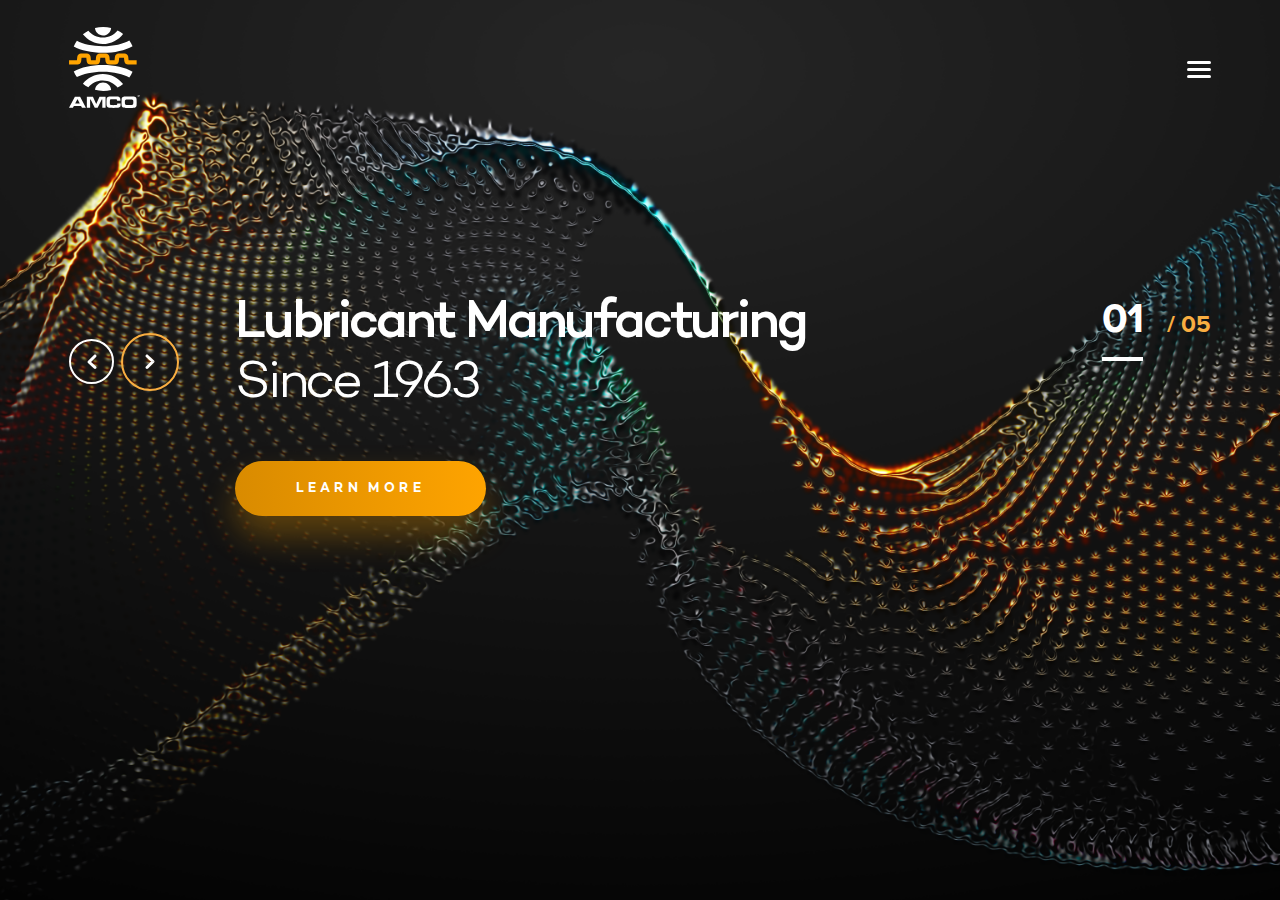
<file: app/index.html>
<!DOCTYPE html>
<html lang="en">
<head>
	<meta charset="utf-8">
    <meta name="viewport" content="width=device-width, initial-scale=1">
	<meta http-equiv="X-UA-Compatible" content="ie=edge">
	<title>AMCO</title>
	<link rel="preconnect" href="https://fonts.googleapis.com">
<link rel="preconnect" href="https://fonts.gstatic.com" crossorigin>
<link href="https://fonts.googleapis.com/css2?family=Roboto:wght@400;700&display=swap" rel="stylesheet">
	
	<link rel="stylesheet" href="css/style.min.css">
</head>
<body>

<!-- start header -->
<header class="header">
	<div class="container">
		<a href="index.html" class="logo">
			<img src="img/logo.svg" alt="">
		</a>

		<div class="menu-btn">
			<div class="menu-btn__row"></div>
			<div class="menu-btn__row"></div>
			<div class="menu-btn__row"></div>
		</div>
	</div>
</header>
<!-- end header -->

<section class="home-content">
	<div class="container">
		<div class="home-content__wrapper">
			<div class="page-navigation">
				<div class="prev-page">

					<svg width="10" height="15" viewBox="0 0 10 15" fill="none" xmlns="http://www.w3.org/2000/svg">
<path d="M9.06066 3.06066C9.64645 2.47487 9.64645 1.52513 9.06066 0.93934C8.47487 0.353553 7.52513 0.353553 6.93934 0.93934L9.06066 3.06066ZM2 8L0.93934 6.93934C0.650042 7.22864 0.491466 7.62355 0.500354 8.03259C0.509242 8.44162 0.684821 8.82927 0.986413 9.10573L2 8ZM6.98641 14.6057C7.59709 15.1655 8.54594 15.1243 9.10573 14.5136C9.66552 13.9029 9.62427 12.9541 9.01359 12.3943L6.98641 14.6057ZM6.93934 0.93934L0.93934 6.93934L3.06066 9.06066L9.06066 3.06066L6.93934 0.93934ZM0.986413 9.10573L6.98641 14.6057L9.01359 12.3943L3.01359 6.89427L0.986413 9.10573Z" fill="white"/>
</svg>

				</div>

				<a href="product.html" class="next-page">
					<svg width="10" height="15" viewBox="0 0 10 15" fill="none" xmlns="http://www.w3.org/2000/svg">
<path d="M0.93934 12.4393C0.353553 13.0251 0.353553 13.9749 0.93934 14.5607C1.52513 15.1464 2.47487 15.1464 3.06066 14.5607L0.93934 12.4393ZM8 7.5L9.06066 8.56066C9.34996 8.27136 9.50853 7.87645 9.49965 7.46741C9.49076 7.05838 9.31518 6.67073 9.01359 6.39427L8 7.5ZM3.01359 0.894269C2.40291 0.33448 1.45406 0.375734 0.89427 0.986412C0.334481 1.59709 0.375736 2.54594 0.986414 3.10573L3.01359 0.894269ZM3.06066 14.5607L9.06066 8.56066L6.93934 6.43934L0.93934 12.4393L3.06066 14.5607ZM9.01359 6.39427L3.01359 0.894269L0.986414 3.10573L6.98641 8.60573L9.01359 6.39427Z" fill="white"/>
</svg>

				</a>
			</div>

<div class="home-content__text">
	
	<h1 class="h1">Lubricant manufacturing <br><span>since 1963</span></h1>

	<a href="" class="button">LEARN MORE</a>
</div>


		</div>
		<div class="page-count">
		<span class="current-page">01</span> / 05
		</div>
	</div>
</section>

<div class="menu">
	
	<ul class="menu-content">
		<li><a href="index.html" class="menu-link">Home</a></li>
		<li class="sub-menu-item">
			<a href="products.html" class="menu-link menu-link--sub">Our products</a>
			<ul class="sub-menu">

			<li class="sub-sub-menu-item">
				<a href="" class="menu-link menu-link--sub-sub">Automotive</a>
				<ul class="sub-sub-menu">
					<li><a href="product-info.html#fullcynthetic" class="menu-link">Fully Synthetic</a></li>
					<li><a href="product-info.html#synthetic-technology" class="menu-link">Synthetic Technology</a></li>
					<li><a href="product-info.html#semi-synthetics" class="menu-link">Semi Synthetics</a></li>
					<li><a href="product-info.html#mineral" class="menu-link">Mineral </a></li>
					
				</ul>
			</li>

			<li class="sub-sub-menu-item">
				<a href="" class="menu-link menu-link--sub-sub">Commercial</a>
				<ul class="sub-sub-menu">
					<li><a href="product-info.html#uhpx-series" class="menu-link">UHPX Series</a></li>
					<li><a href="product-info.html#xhp-series" class="menu-link">XHP Series</a></li>
					<li><a href="product-info.html#uhpd-series" class="menu-link">UHPD Series</a></li>
					<li><a href="product-info.html#shpd" class="menu-link">SHPD Series </a></li>
					<li><a href="product-info.html#hd" class="menu-link">HD Series</a></li>
					<li><a href="product-info.html#igneus-series" class="menu-link">X Series</a></li>

					
				</ul>
			</li>

			<li class="sub-sub-menu-item">
				<a href="" class="menu-link menu-link--sub-sub">Manual transmission
</a>
				<ul class="sub-sub-menu">
					<li><a href="product-info.html#mo" class="menu-link">MO Series</a></li>
					<li><a href="product-info.html#mtf" class="menu-link">MTF</a></li>
					<li><a href="product-info.html#manual-transmission-full-syntethetics" class="menu-link">Fully Synthetics</a></li>
				
				</ul>
			</li>

			<li class="sub-sub-menu-item">
				<a href="" class="menu-link menu-link--sub-sub">Industrial
</a>
				<ul class="sub-sub-menu">
					<li><a href="product-info.html#industrial-gear-oils" class="menu-link">Industrial Gear Oils</a></li>
					<li><a href="product-info.html#industrial-hydraulics" class="menu-link">Industrial Hydraulics</a></li>
					<li><a href="product-info.html#aw" class="menu-link">AW series</a></li>
					<li><a href="product-info.html#hvi" class="menu-link">HVI Series</a></li>
					<li><a href="product-info.html#compressor-oils" class="menu-link">Compressor Oils</a></li>
					<li><a href="product-info.html#turbine-oils" class="menu-link">Turbine Oils</a></li>
				</ul>
			</li>

			<li class="sub-sub-menu-item">
				<a href="" class="menu-link menu-link--sub-sub">Marine</a>
				<ul class="sub-sub-menu">
					<li><a href="product-info.html#outboard" class="menu-link">Outboard</a></li>
					<li><a href="product-info.html#mco" class="menu-link">Marine MCO</a></li>
					<li><a href="product-info.html#sym" class="menu-link">Marine SYM</a></li>
					<li><a href="product-info.html#tpeo" class="menu-link">Marine TPEO</a></li>
					
				</ul>
			</li>
				
			</ul>
		</li>
		<li><a href="about.html" class="menu-link">About us</a></li>
		<li><a href="contact.html" class="menu-link">Contact</a></li>
	</ul>
</div>
 <script
  src="https://code.jquery.com/jquery-3.5.1.slim.min.js"
  integrity="sha256-4+XzXVhsDmqanXGHaHvgh1gMQKX40OUvDEBTu8JcmNs="
  crossorigin="anonymous"></script>
	<script src="js/main.js"></script>
</body>
</html>
</file>
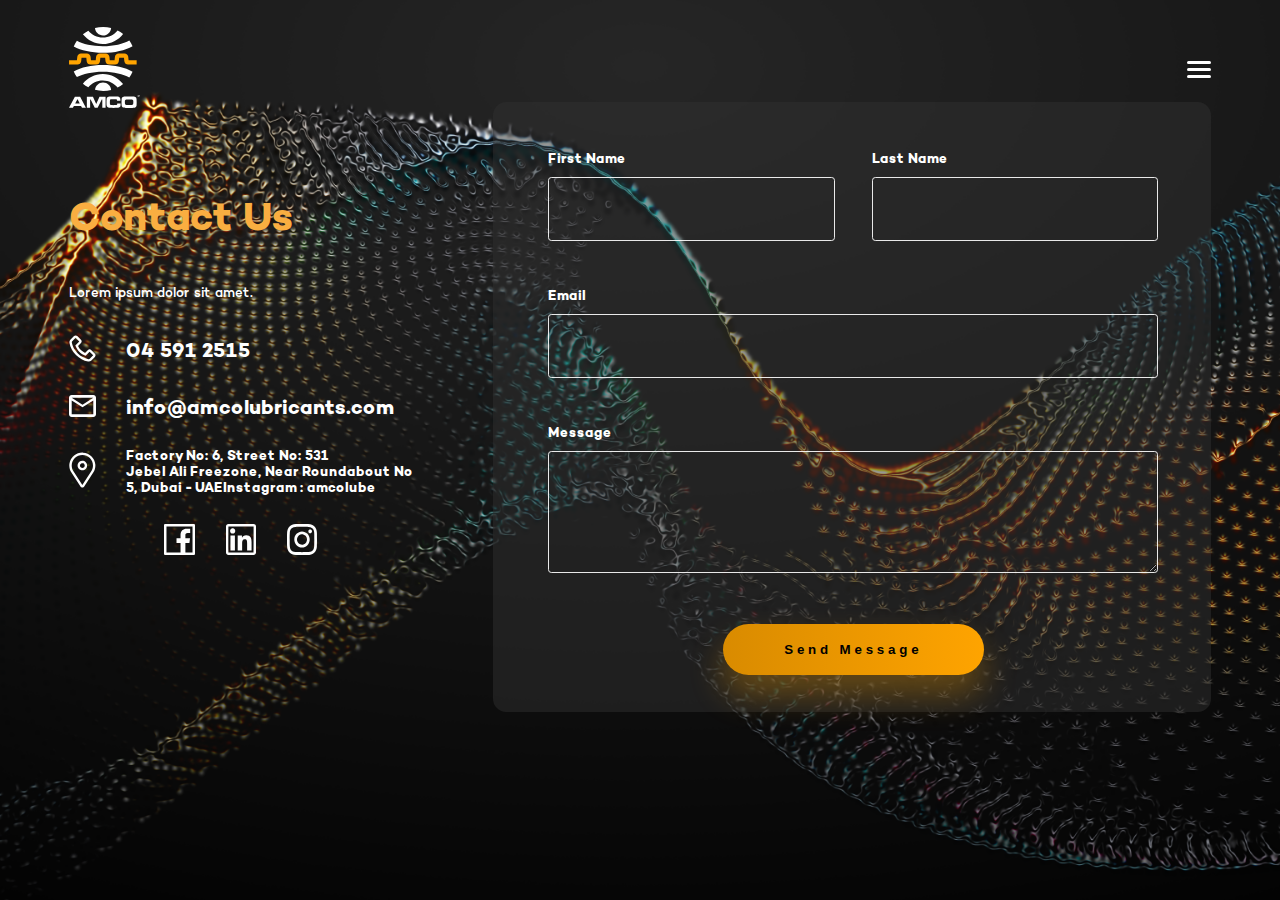
<file: app/contact.html>
<!DOCTYPE html>
<html lang="en">
<head>
	<meta charset="utf-8">
    <meta name="viewport" content="width=device-width, initial-scale=1">
	<meta http-equiv="X-UA-Compatible" content="ie=edge">
	<title>AMCO</title>
	<link rel="preconnect" href="https://fonts.googleapis.com">
<link rel="preconnect" href="https://fonts.gstatic.com" crossorigin>
<link href="https://fonts.googleapis.com/css2?family=Roboto:wght@400;700&display=swap" rel="stylesheet">
	
	<link rel="stylesheet" href="css/style.min.css">
</head>
<body>

<!-- start header -->
<header class="header">
	<div class="container">
		<a href="index.html" class="logo">
			<img src="img/logo.svg" alt="">
		</a>

		<div class="menu-btn">
			<div class="menu-btn__row"></div>
			<div class="menu-btn__row"></div>
			<div class="menu-btn__row"></div>
		</div>
	</div>
</header>
<!-- end header -->

<!-- start contact content -->
<section class="contact">
	<div class="container">
		<div class="contact-text">
			<div class="contact-title">
				Contact Us
			</div>

			<div class="contact-text">
				Lorem ipsum dolor sit amet.
			</div>

			<div class="contact-item">
				<div class="contact-item__img-wrapper">
					<img src="img/phone.svg" alt="" class="contact-item__img">
				</div>
				<a href="tel:2085550112" class="contact-item__text">
					04 591 2515
				</a>
				
			</div>

			<div class="contact-item contact-item--mail">
				<div class="contact-item__img-wrapper">
					<img src="img/mail.svg" alt="" class="contact-item__img">
				</div>
				<a href="mailto:Info@amco.com" class="contact-item__text">
					info@amcolubricants.com

				</a>
				
			</div>

			<div class="contact-item contact-item--adress">
				<div class="contact-item__img-wrapper">
					<img src="img/pin.svg" alt="" class="contact-item__img">
				</div>
				<div class="contact-item__text">
					Factory No: 6, Street No: 531 <br> Jebel Ali Freezone, Near Roundabout No <br> 5, Dubai - UAEInstagram : amcolube
				</div>
				
			</div>

			<div class="contact-item social">
				<a href=""><img src="img/fb.svg" alt=""></a>
				<a href=""><img src="img/in.svg" alt=""></a>
				<a href=""><img src="img/inst.svg" alt=""></a>
			</div>

		</div>

		<div class="contact-form">

			<div class="form-row">
				<div class="input-wrapper">
					<label for="" class="label">First Name</label>
					<input type="text" class="input">
				</div>

				<div class="input-wrapper">
					<label for="" class="label">Last Name</label>
					<input type="text" class="input">
				</div>
			</div>

			<div class="input-wrapper">
				<label for="" class="label">Email</label>
					<input type="text" class="input">
				</div>

			<div class="input-wrapper">
				<label for="" class="label">Message</label>
				<textarea name="" id="" class="textarea"></textarea>
			</div>


			<div class="contact-form__footer">

				<input type="submit" value="Send Message" class="button submit-button">
			</div>

			

		</div>
	</div>
</section>
<!-- end contact content -->

<div class="menu">
	
	<ul class="menu-content">
		<li><a href="index.html" class="menu-link">Home</a></li>
		<li class="sub-menu-item">
			<a href="products.html" class="menu-link menu-link--sub">Our products</a>
			<ul class="sub-menu">

			<li class="sub-sub-menu-item">
				<a href="" class="menu-link menu-link--sub-sub">Automotive</a>
				<ul class="sub-sub-menu">
					<li><a href="product-info.html#fullcynthetic" class="menu-link">Fully Synthetic</a></li>
					<li><a href="product-info.html#synthetic-technology" class="menu-link">Synthetic Technology</a></li>
					<li><a href="product-info.html#semi-synthetics" class="menu-link">Semi Synthetics</a></li>
					<li><a href="product-info.html#mineral" class="menu-link">Mineral </a></li>
					
				</ul>
			</li>

			<li class="sub-sub-menu-item">
				<a href="" class="menu-link menu-link--sub-sub">Commercial</a>
				<ul class="sub-sub-menu">
					<li><a href="product-info.html#uhpx-series" class="menu-link">UHPX Series</a></li>
					<li><a href="product-info.html#xhp-series" class="menu-link">XHP Series</a></li>
					<li><a href="product-info.html#uhpd-series" class="menu-link">UHPD Series</a></li>
					<li><a href="product-info.html#shpd" class="menu-link">SHPD Series </a></li>
					<li><a href="product-info.html#hd" class="menu-link">HD Series</a></li>
					<li><a href="product-info.html#igneus-series" class="menu-link">X Series</a></li>

					
				</ul>
			</li>

			<li class="sub-sub-menu-item">
				<a href="" class="menu-link menu-link--sub-sub">Manual transmission
</a>
				<ul class="sub-sub-menu">
					<li><a href="product-info.html#mo" class="menu-link">MO Series</a></li>
					<li><a href="product-info.html#mtf" class="menu-link">MTF</a></li>
					<li><a href="product-info.html#manual-transmission-full-syntethetics" class="menu-link">Fully Synthetics</a></li>
				
				</ul>
			</li>

			<li class="sub-sub-menu-item">
				<a href="" class="menu-link menu-link--sub-sub">Industrial
</a>
				<ul class="sub-sub-menu">
					<li><a href="product-info.html#industrial-gear-oils" class="menu-link">Industrial Gear Oils</a></li>
					<li><a href="product-info.html#industrial-hydraulics" class="menu-link">Industrial Hydraulics</a></li>
					<li><a href="product-info.html#aw" class="menu-link">AW series</a></li>
					<li><a href="product-info.html#hvi" class="menu-link">HVI Series</a></li>
					<li><a href="product-info.html#compressor-oils" class="menu-link">Compressor Oils</a></li>
					<li><a href="product-info.html#turbine-oils" class="menu-link">Turbine Oils</a></li>
				</ul>
			</li>

			<li class="sub-sub-menu-item">
				<a href="" class="menu-link menu-link--sub-sub">Marine</a>
				<ul class="sub-sub-menu">
					<li><a href="product-info.html#outboard" class="menu-link">Outboard</a></li>
					<li><a href="product-info.html#mco" class="menu-link">Marine MCO</a></li>
					<li><a href="product-info.html#sym" class="menu-link">Marine SYM</a></li>
					<li><a href="product-info.html#tpeo" class="menu-link">Marine TPEO</a></li>
					
				</ul>
			</li>
				
			</ul>
		</li>
		<li><a href="about.html" class="menu-link">About us</a></li>
		<li><a href="contact.html" class="menu-link">Contact</a></li>
	</ul>
</div>
 <script
  src="https://code.jquery.com/jquery-3.5.1.slim.min.js"
  integrity="sha256-4+XzXVhsDmqanXGHaHvgh1gMQKX40OUvDEBTu8JcmNs="
  crossorigin="anonymous"></script>
	<script src="js/main.js"></script>
</body>
</html>
</file>
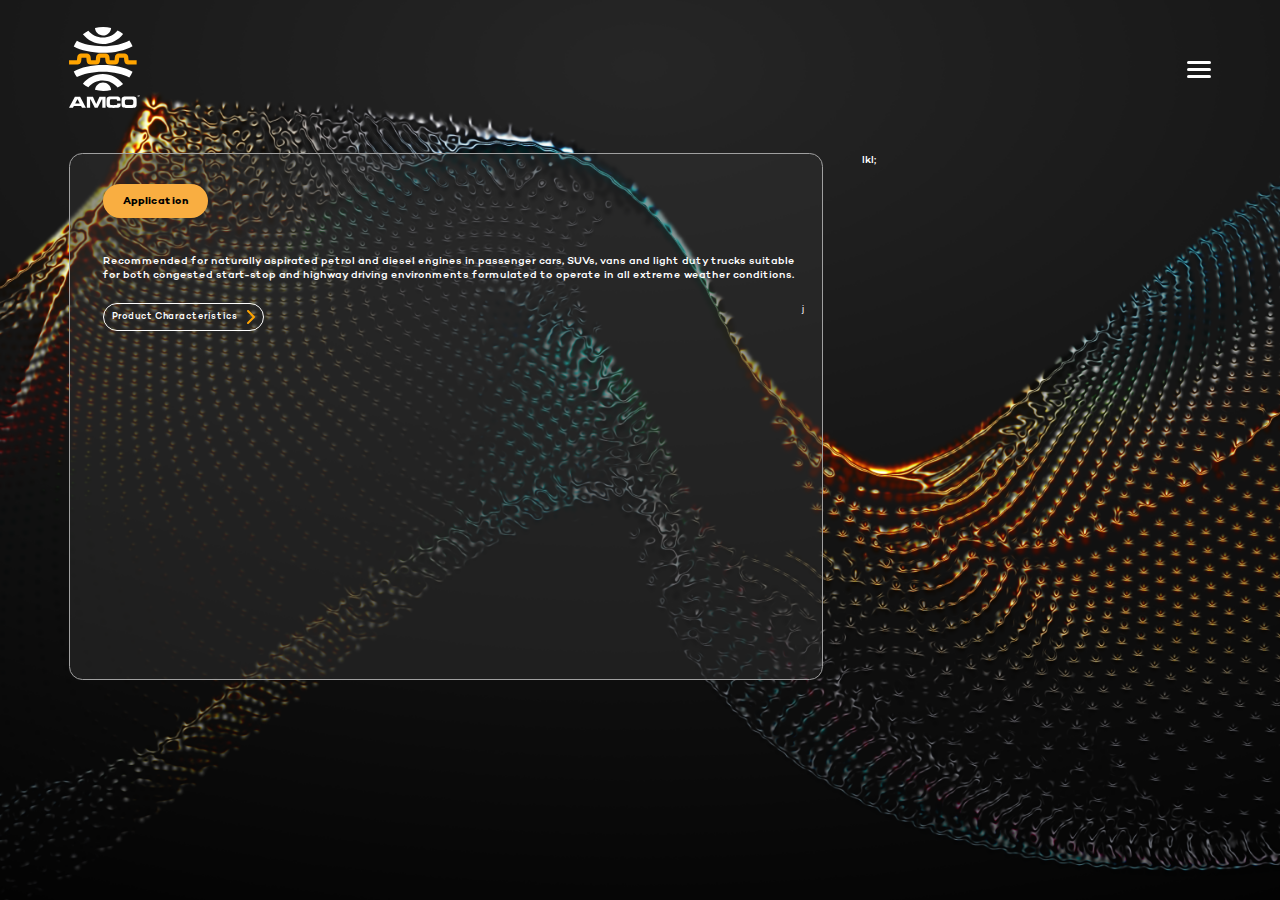
<file: app/product-info.html>
<!DOCTYPE html>
<html lang="en">
<head>
	<meta charset="utf-8">
    <meta name="viewport" content="width=device-width, initial-scale=1">
	<meta http-equiv="X-UA-Compatible" content="ie=edge">
	<title>AMCO</title>
	<link rel="preconnect" href="https://fonts.googleapis.com">
<link rel="preconnect" href="https://fonts.gstatic.com" crossorigin>
<link href="https://fonts.googleapis.com/css2?family=Roboto:wght@400;700&display=swap" rel="stylesheet">
	
	<link rel="stylesheet" href="css/style.min.css">
</head>
<body>

<!-- start header -->
<header class="header">
	<div class="container">
		<a href="index.html" class="logo">
			<img src="img/logo.svg" alt="" class="">
		</a>

		<div class="menu-btn">
			<div class="menu-btn__row"></div>
			<div class="menu-btn__row"></div>
			<div class="menu-btn__row"></div>
		</div>
	</div>
</header>
<!-- end header -->

<section class="product-info">
	<div class="container">

		<div class="product-info__table-wrapper">
			<a href="" class="application-button">
				application
			</a>

			<p>
				Recommended for naturally aspirated petrol and diesel engines in passenger cars, SUVs, vans and light duty trucks suitable for both congested start-stop and highway driving environments formulated to operate in all extreme weather conditions.
			</p>

			<div class="product-info__row">
				<div class="product-info__col">
					<div class="product-characteristics__button">
						Product Characteristics
						<img src="img/vector.svg" alt="">
					</div>
					
				</div>
				<div class="product-info__table">
					j
				</div>
			</div>
		</div>

		<div class="product-description">
			lkl;
		</div>


	</div>
</section>

<div class="menu">
	
	<ul class="menu-content">
		<li><a href="index.html" class="menu-link">Home</a></li>
		<li class="sub-menu-item">
			<a href="products.html" class="menu-link menu-link--sub">Our products</a>
			<ul class="sub-menu">

			<li class="sub-sub-menu-item">
				<a href="" class="menu-link menu-link--sub-sub">Automotive</a>
				<ul class="sub-sub-menu">
					<li><a href="" class="menu-link">Fully Synthetic</a></li>
					<li><a href="" class="menu-link">Synthetic Technology</a></li>
					<li><a href="" class="menu-link">Semi Synthetics</a></li>
					<li><a href="" class="menu-link">Mineral </a></li>
					<li><a href="" class="menu-link">ATF </a></li>
				</ul>
			</li>

			<li class="sub-sub-menu-item">
				<a href="" class="menu-link menu-link--sub-sub">Commercial</a>
				<ul class="sub-sub-menu">
					<li><a href="" class="menu-link">UHPX Series</a></li>
					<li><a href="" class="menu-link">XHP Series </a></li>
					<li><a href="" class="menu-link">UHPD Series</a></li>
					<li><a href="" class="menu-link">SHPD Series </a></li>
					<li><a href="" class="menu-link">HD Series</a></li>
					<li><a href="" class="menu-link">X Series</a></li>

					
				</ul>
			</li>

			<li class="sub-sub-menu-item">
				<a href="" class="menu-link menu-link--sub-sub">Manual transmission
</a>
				<ul class="sub-sub-menu">
					<li><a href="" class="menu-link">MO Series</a></li>
					<li><a href="" class="menu-link">MTF</a></li>
					<li><a href="" class="menu-link">Fully Synthetics</a></li>
				
				</ul>
			</li>

			<li class="sub-sub-menu-item">
				<a href="" class="menu-link menu-link--sub-sub">Industrial
</a>
				<ul class="sub-sub-menu">
					<li><a href="" class="menu-link">Industrial Gear Oils</a></li>
					<li><a href="" class="menu-link">Industrial Hydraulics</a></li>
					<li><a href="" class="menu-link">AW series</a></li>
					<li><a href="" class="menu-link">HVI Series</a></li>
					<li><a href="" class="menu-link">Compressor Oils</a></li>
					<li><a href="" class="menu-link">Turbine Oils</a></li>
				</ul>
			</li>

			<li class="sub-sub-menu-item">
				<a href="" class="menu-link menu-link--sub-sub">Marine</a>
				<ul class="sub-sub-menu">
					<li><a href="" class="menu-link">Outboard</a></li>
					<li><a href="" class="menu-link">Marine MCO</a></li>
					<li><a href="" class="menu-link">Marine SYM</a></li>
					<li><a href="" class="menu-link">Marine TPEO</a></li>
					
				</ul>
			</li>
				
			</ul>
		</li>
		<li><a href="about.html" class="menu-link">About us</a></li>
		<li><a href="contact.html" class="menu-link">Contact</a></li>
	</ul>
</div>
 <script
  src="https://code.jquery.com/jquery-3.5.1.slim.min.js"
  integrity="sha256-4+XzXVhsDmqanXGHaHvgh1gMQKX40OUvDEBTu8JcmNs="
  crossorigin="anonymous"></script>
	<script src="js/main.js"></script>
</body>
</html>
</file>
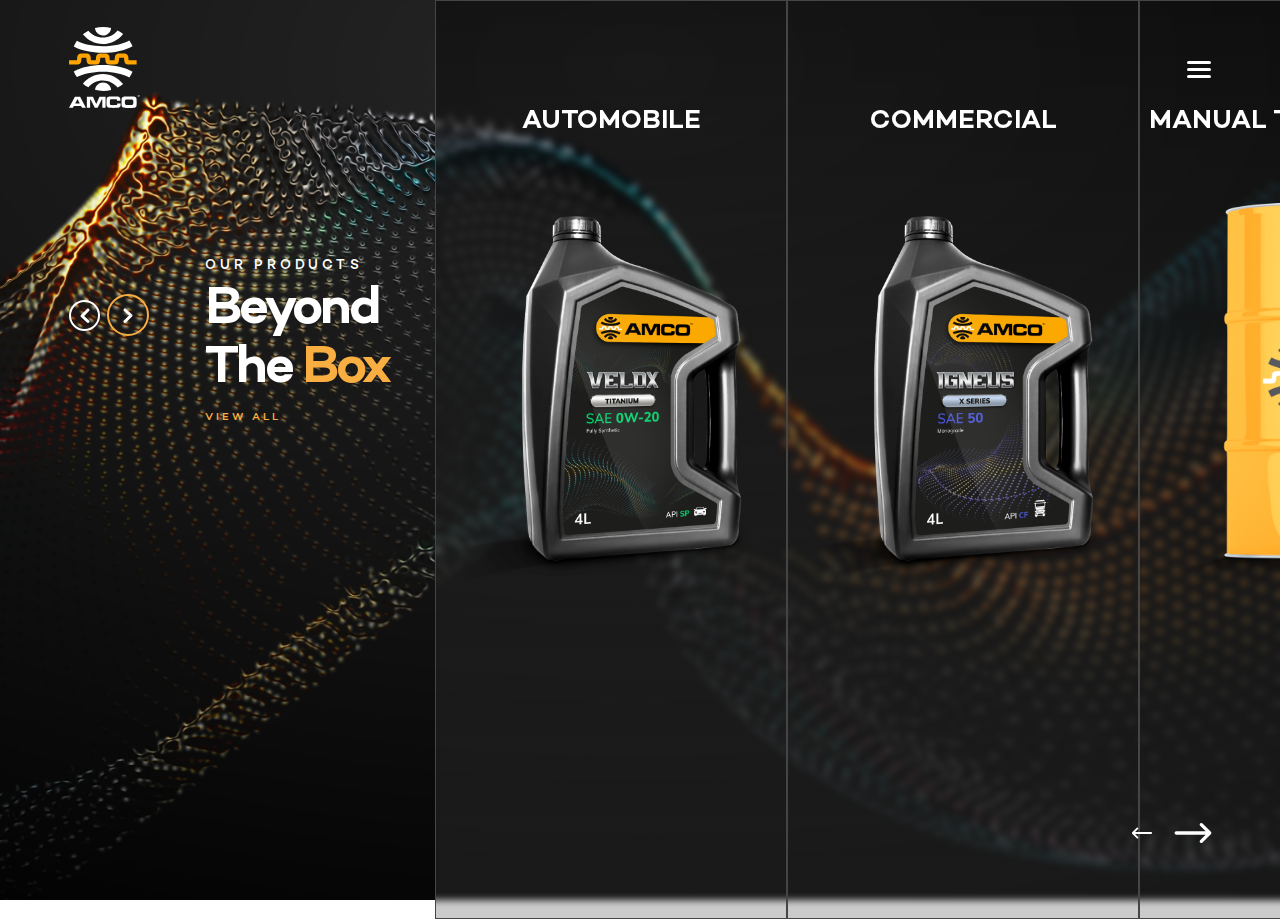
<file: app/product.html>
<!DOCTYPE html>
<html lang="en">
<head>
	<meta charset="utf-8">
    <meta name="viewport" content="width=device-width, initial-scale=1">
	<meta http-equiv="X-UA-Compatible" content="ie=edge">
	<title>AMCO</title>
	<link rel="preconnect" href="https://fonts.googleapis.com">
<link rel="preconnect" href="https://fonts.gstatic.com" crossorigin>
<link href="https://fonts.googleapis.com/css2?family=Roboto:wght@400;700&display=swap" rel="stylesheet">
<link rel="stylesheet" href="css/slick.css">
	
	<link rel="stylesheet" href="css/style.min.css">
</head>
<body>

<!-- start header -->
<header class="header">
	<div class="container">
		<a href="index.html" class="logo">
			<img src="img/logo.svg" alt="">
		</a>

		<div class="menu-btn">
			<div class="menu-btn__row"></div>
			<div class="menu-btn__row"></div>
			<div class="menu-btn__row"></div>
		</div>
	</div>
</header>
<!-- end header -->

<section class="products home-content">
	<div class="container">
		<div class="home-content__wrapper">
			<div class="page-navigation">
				<a href="index.html" class="prev-page">

					<svg width="10" height="15" viewBox="0 0 10 15" fill="none" xmlns="http://www.w3.org/2000/svg">
<path d="M9.06066 3.06066C9.64645 2.47487 9.64645 1.52513 9.06066 0.93934C8.47487 0.353553 7.52513 0.353553 6.93934 0.93934L9.06066 3.06066ZM2 8L0.93934 6.93934C0.650042 7.22864 0.491466 7.62355 0.500354 8.03259C0.509242 8.44162 0.684821 8.82927 0.986413 9.10573L2 8ZM6.98641 14.6057C7.59709 15.1655 8.54594 15.1243 9.10573 14.5136C9.66552 13.9029 9.62427 12.9541 9.01359 12.3943L6.98641 14.6057ZM6.93934 0.93934L0.93934 6.93934L3.06066 9.06066L9.06066 3.06066L6.93934 0.93934ZM0.986413 9.10573L6.98641 14.6057L9.01359 12.3943L3.01359 6.89427L0.986413 9.10573Z" fill="white"/>
</svg>

				</a>

				<a href="product.html" class="next-page">
					<svg width="10" height="15" viewBox="0 0 10 15" fill="none" xmlns="http://www.w3.org/2000/svg">
<path d="M0.93934 12.4393C0.353553 13.0251 0.353553 13.9749 0.93934 14.5607C1.52513 15.1464 2.47487 15.1464 3.06066 14.5607L0.93934 12.4393ZM8 7.5L9.06066 8.56066C9.34996 8.27136 9.50853 7.87645 9.49965 7.46741C9.49076 7.05838 9.31518 6.67073 9.01359 6.39427L8 7.5ZM3.01359 0.894269C2.40291 0.33448 1.45406 0.375734 0.89427 0.986412C0.334481 1.59709 0.375736 2.54594 0.986414 3.10573L3.01359 0.894269ZM3.06066 14.5607L9.06066 8.56066L6.93934 6.43934L0.93934 12.4393L3.06066 14.5607ZM9.01359 6.39427L3.01359 0.894269L0.986414 3.10573L6.98641 8.60573L9.01359 6.39427Z" fill="white"/>
</svg>

				</a>
			</div>

<div class="home-content__text">
	
	<div class="sub-title">
		OUR PRODUCTS
	</div>
	<h1 class="h1">Beyond <br>
the <span class="yellow">Box</span></h1>

	<a href="" class="view-all__link">
		VIEW ALL
	</a>
</div>


		</div>
		

	</div>

	<div class="slider-wrapper">
			<div class="slider">

				<div class="slider-item">
					<div class="product-card">
						<div class="slider-header">
							<div class="slider-title">
							AUTOMOBILE
						</div>
						<div class="slider-sub-title">
							Velox
						</div>
						</div>

						<div class="product-card__content">
							<div class="buttons-group">
							<a href="product-info.html#fullcynthetic" class="slider-button">
								Fully Synthetic
							</a>
							<a href="product-info.html#synthetic-technology" class="slider-button">
								Synthetic Technology
							</a>
							<a href="product-info.html#semi-synthetics" class="slider-button">
								Semi Synthetic
							</a>
							<a href="product-info.html#mineral" class="slider-button">
								Mineral
							</a>
						
						</div>
						</div>

						
						

						<img src="img/Bottles_Velox_T 4.png" alt="" class="product-image">
					</div>
				</div>

				<div class="slider-item">
					<div class="product-card">
						<div class="slider-header">
							<div class="slider-title">
							COMMERCIAL
						</div>
						<div class="slider-sub-title">
							Igneus
						</div>
						</div>

						<div class="product-card__content">
							<div class="buttons-group">
							<a href="product-info.html#uhpx-series" class="slider-button">
								UHPX Series
							</a>
							<a href="product-info.html#xhp-series" class="slider-button">
								XHP Series
							</a>
							<a href="product-info.html#uhpd-series" class="slider-button">
								UHPD Series
							</a>
							<a href="product-info.html#shpd" class="slider-button">
								SHPD Series
							</a>
							<a href="product-info.html#hd" class="slider-button">
								HD Series
							</a>
							<a href="product-info.html#igneus-series" class="slider-button">
								X Series
							</a>
						</div>
						</div>

						
						

						<img src="img/Bottles_catalog_igneus-X 3.png" alt="" class="product-image">
					</div>
				</div>

				<div class="slider-item">
					<div class="product-card">
						<div class="slider-header">
							<div class="slider-title">
							Manual transmission
						</div>
						<div class="slider-sub-title">
							Velox
						</div>
						</div>

						<div class="product-card__content">
							<div class="buttons-group">
							<a href="product-info.html#mo" class="slider-button">
								MO Series
							</a>
							<a href="product-info.html#mtf" class="slider-button">
								MTF
							</a>
							<a href="product-info.html#manual-transmission-full-syntethetics" class="slider-button">
								Fully Synthetics
							</a>
							
						</div>
						</div>

						
						

						<img src="img/metal-barrel1.png" alt="" class="product-image">
					</div>
				</div>

				<div class="slider-item">
					<div class="product-card">
						<div class="slider-header">
							<div class="slider-title">
							Industrial
						</div>
						<div class="slider-sub-title">
							Velox
						</div>
						</div>

						<div class="product-card__content">
							<div class="buttons-group">
							<a href="product-info.html#industrial-gear-oils" class="slider-button">
								Industrial Gear Oils
							</a>
							<a href="product-info.html#industrial-hydraulics" class="slider-button">
							Industrial Hydraulics
							</a>
							<a href="product-info.html#aw" class="slider-button">
								AW series
							</a>
							<a href="product-info.html#hvi" class="slider-button">
							HVI Series
							</a>
							<a href="product-info.html#compressor-oils" class="slider-button">
							Compressor Oils
							</a>
							<a href="product-info.html#turbine-oils" class="slider-button">
							Turbine Oils
							</a>
							
						</div>
						</div>

						
						

						<img src="img/metal-barrel1.png" alt="" class="product-image">
					</div>
				</div>

					<div class="slider-item">
					<div class="product-card">
						<div class="slider-header">
							<div class="slider-title">
							Marine
						</div>
						<div class="slider-sub-title">
							Velox
						</div>
						</div>

						<div class="product-card__content">
							<div class="buttons-group">
							<a href="product-info.html#outboard" class="slider-button">
								Outboard
							</a>
							<a href="product-info.html#mco" class="slider-button">
								Marine MCO
							</a>
							<a href="product-info.html#sym" class="slider-button">
								Marine SYM
							</a>
							<a href="product-info.html#tpeo" class="slider-button">
								Marine TPEO
							</a>
							
						</div>
						</div>

						
						

						<img src="img/metal-barrel1.png" alt="" class="product-image">
					</div>
				</div>

			</div>
		</div>
</section>

<div class="slide-arrows">
	<img src="img/right-arrow.svg" alt="" class="prev-slide">
	<img src="img/next.svg" alt="" class="next-slide">
</div>


<div class="menu">
	
	<ul class="menu-content">
		<li><a href="index.html" class="menu-link">Home</a></li>
		<li class="sub-menu-item">
			<a href="products.html" class="menu-link menu-link--sub">Our products</a>
			<ul class="sub-menu">

			<li class="sub-sub-menu-item">
				<a href="" class="menu-link menu-link--sub-sub">Automotive</a>
				<ul class="sub-sub-menu">
					<li><a href="product-info.html#fullcynthetic" class="menu-link">Fully Synthetic</a></li>
					<li><a href="product-info.html#synthetic-technology" class="menu-link">Synthetic Technology</a></li>
					<li><a href="product-info.html#semi-synthetics" class="menu-link">Semi Synthetics</a></li>
					<li><a href="product-info.html#mineral" class="menu-link">Mineral </a></li>
					
				</ul>
			</li>

			<li class="sub-sub-menu-item">
				<a href="" class="menu-link menu-link--sub-sub">Commercial</a>
				<ul class="sub-sub-menu">
					<li><a href="product-info.html#uhpx-series" class="menu-link">UHPX Series</a></li>
					<li><a href="product-info.html#xhp-series" class="menu-link">XHP Series</a></li>
					<li><a href="product-info.html#uhpd-series" class="menu-link">UHPD Series</a></li>
					<li><a href="product-info.html#shpd" class="menu-link">SHPD Series </a></li>
					<li><a href="product-info.html#hd" class="menu-link">HD Series</a></li>
					<li><a href="product-info.html#igneus-series" class="menu-link">X Series</a></li>

					
				</ul>
			</li>

			<li class="sub-sub-menu-item">
				<a href="" class="menu-link menu-link--sub-sub">Manual transmission
</a>
				<ul class="sub-sub-menu">
					<li><a href="product-info.html#mo" class="menu-link">MO Series</a></li>
					<li><a href="product-info.html#mtf" class="menu-link">MTF</a></li>
					<li><a href="product-info.html#manual-transmission-full-syntethetics" class="menu-link">Fully Synthetics</a></li>
				
				</ul>
			</li>

			<li class="sub-sub-menu-item">
				<a href="" class="menu-link menu-link--sub-sub">Industrial
</a>
				<ul class="sub-sub-menu">
					<li><a href="product-info.html#industrial-gear-oils" class="menu-link">Industrial Gear Oils</a></li>
					<li><a href="product-info.html#industrial-hydraulics" class="menu-link">Industrial Hydraulics</a></li>
					<li><a href="product-info.html#aw" class="menu-link">AW series</a></li>
					<li><a href="product-info.html#hvi" class="menu-link">HVI Series</a></li>
					<li><a href="product-info.html#compressor-oils" class="menu-link">Compressor Oils</a></li>
					<li><a href="product-info.html#turbine-oils" class="menu-link">Turbine Oils</a></li>
				</ul>
			</li>

			<li class="sub-sub-menu-item">
				<a href="" class="menu-link menu-link--sub-sub">Marine</a>
				<ul class="sub-sub-menu">
					<li><a href="product-info.html#outboard" class="menu-link">Outboard</a></li>
					<li><a href="product-info.html#mco" class="menu-link">Marine MCO</a></li>
					<li><a href="product-info.html#sym" class="menu-link">Marine SYM</a></li>
					<li><a href="product-info.html#tpeo" class="menu-link">Marine TPEO</a></li>
					
				</ul>
			</li>
				
			</ul>
		</li>
		<li><a href="about.html" class="menu-link">About us</a></li>
		<li><a href="contact.html" class="menu-link">Contact</a></li>
	</ul>
</div>
<script
  src="https://code.jquery.com/jquery-3.6.0.min.js"
  integrity="sha256-/xUj+3OJU5yExlq6GSYGSHk7tPXikynS7ogEvDej/m4="
  crossorigin="anonymous"></script>
  <script type="text/javascript" src="js/slick.js"></script>
	<script src="js/main.js"></script>
</body>
</html>
</file>
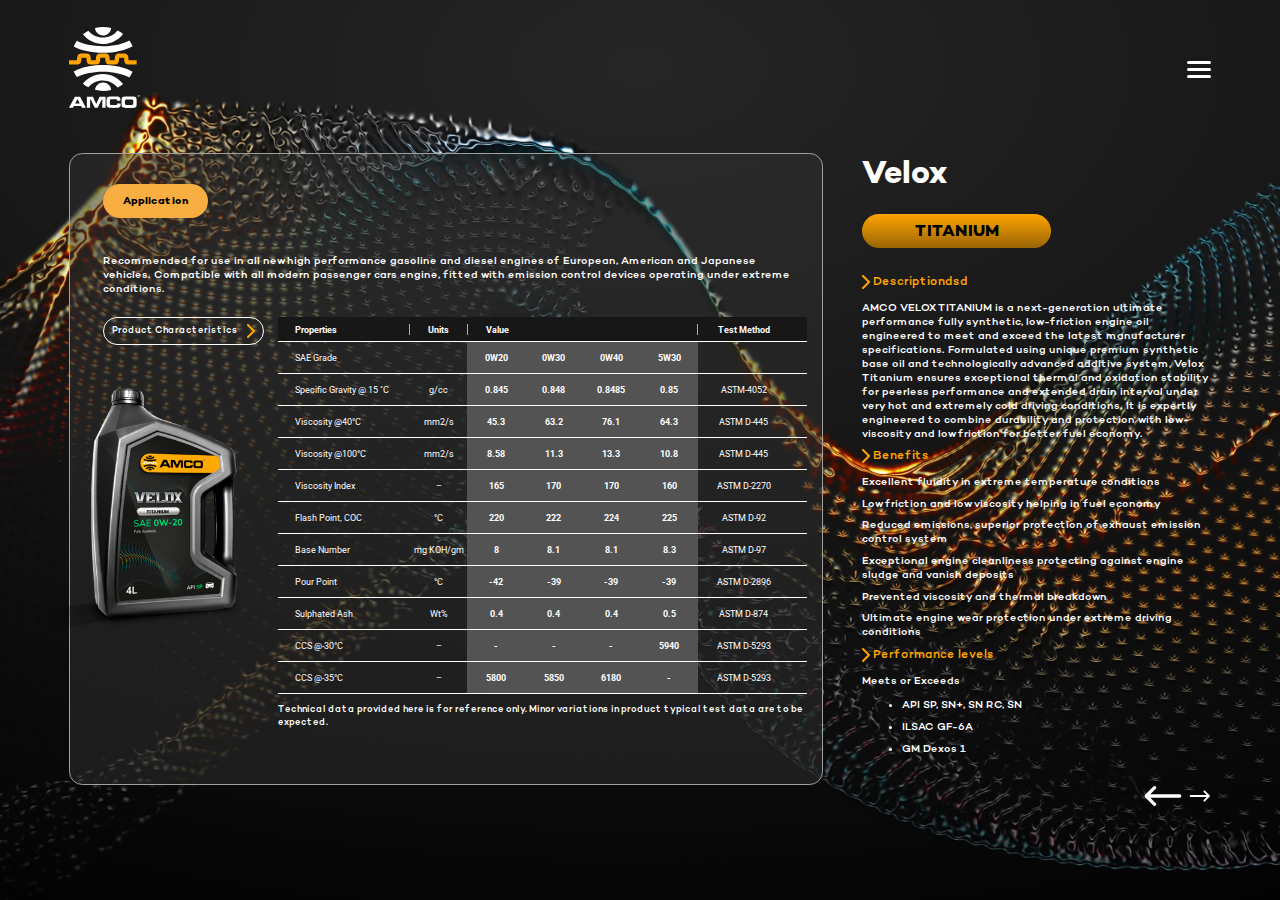
<file: docs/product-info.html>
<!DOCTYPE html>
<html lang="en">
<head>
	<meta charset="utf-8">
    <meta name="viewport" content="width=device-width, initial-scale=1">
	<meta http-equiv="X-UA-Compatible" content="ie=edge">
	<title>AMCO</title>
	<link rel="preconnect" href="https://fonts.googleapis.com">
<link rel="preconnect" href="https://fonts.gstatic.com" crossorigin>
<link href="https://fonts.googleapis.com/css2?family=Roboto:wght@400;700&display=swap" rel="stylesheet">
	
	<link rel="stylesheet" href="css/style.min.css">
</head>
<body>

<!-- start header -->
<header class="header">
	<div class="container">
		<a href="index.html" class="logo">
			<img src="img/logo.svg" alt="" class="">
		</a>

		<div class="menu-btn">
			<div class="menu-btn__row"></div>
			<div class="menu-btn__row"></div>
			<div class="menu-btn__row"></div>
		</div>
	</div>
</header>
<!-- end header -->



<div class="tab-items">

<!-- start full cynthetic automobile -->
	<div class="tab-item" id="fullcynthetic">
		<div class="product-info">
	<div class="container">

		<div class="product-info__table-wrapper">
			<a href="" class="application-button">
				application
			</a>

			<p>
				Recommended for use in all new high performance gasoline and diesel engines of European, American and Japanese vehicles.
Compatible with all modern passenger cars engine, fitted with emission control devices operating under extreme conditions.
			</p>



			<div class="product-info__row">
				<div class="product-info__col">
					<div class="product-characteristics__button">
						Product Characteristics
						<img src="img/vector.svg" alt="">
					</div>
					<img src="img/titanium.png" alt="" class="product-img">
				</div>
				<div class="product-info__table-container">

<div class="product-info__table product-info__table--4">
	<div class="table-row table-header">
						<div class="table-col">
							Properties
						</div>
						<div class="table-col">
							Units
						</div>
						<div class="table-col">
						Value
					</div>
						<div class="table-col">
							
						</div>
						<div class="table-col">
							
						</div>
						<div class="table-col">
							
						</div>
						<div class="table-col">
							Test Method
						</div>
					</div>

					<div class="table-row">
						<div class="table-col">
							SAE Grade
						</div>
						<div class="table-col">
							
						</div>
						<div class="table-col">
							0W20
						</div>
						<div class="table-col">
						0W30
					</div>
						<div class="table-col">
							0W40
						</div>
						<div class="table-col">
							5W30
						</div>
						<div class="table-col">
							
						</div>
						
						
					</div>

					<div class="table-row">
						<div class="table-col">
							Specific Gravity @ 15 ˚C
						</div>
						<div class="table-col">
							g/cc
						</div>
						<div class="table-col">
						0.845    
					</div>
						<div class="table-col">
						0.848
						</div>
						<div class="table-col">
							0.8485
						</div>
						<div class="table-col">
							0.85
						</div>
						<div class="table-col">
							ASTM-4052
						</div>
					</div>

					<div class="table-row">
						<div class="table-col">
							Viscosity @40°C
						</div>
						<div class="table-col">
							mm2/s
						</div>
						<div class="table-col">
						45.3    
					</div>
						<div class="table-col">
							63.2
						</div>
						<div class="table-col">
							76.1
						</div>
						<div class="table-col">
							64.3
						</div>
						<div class="table-col">
							ASTM D-445
						</div>
					</div>

					<div class="table-row">
						<div class="table-col">
							Viscosity @100°C
						</div>
						<div class="table-col">
							mm2/s
						</div>
						<div class="table-col">
						8.58   
					</div>
						<div class="table-col">
							11.3
						</div>
						<div class="table-col">
							13.3
						</div>
						<div class="table-col">
							10.8
						</div>
						<div class="table-col">
							ASTM D-445
						</div>
					</div>

					<div class="table-row">
						<div class="table-col">
							Viscosity Index
						</div>
						<div class="table-col">
							–
						</div>
						<div class="table-col">
						165   
					</div>
						<div class="table-col">
							170
						</div>
						<div class="table-col">
							170
						</div>
						<div class="table-col">
							160
						</div>
						<div class="table-col">
							ASTM D-2270
						</div>
					</div>

					<div class="table-row">
						<div class="table-col">
							Flash Point, COC
						</div>
						<div class="table-col">
							°C
						</div>
						<div class="table-col">
						220    
					</div>
						<div class="table-col">
							222
						</div>
						<div class="table-col">
							224
						</div>
						<div class="table-col">
							225
						</div>
						<div class="table-col">
							ASTM D-92
						</div>
					</div>

					<div class="table-row">
						<div class="table-col">
							Base Number
						</div>
						<div class="table-col">
							mg KOH/gm
						</div>
						<div class="table-col">
						8    
					</div>
						<div class="table-col">
							8.1
						</div>
						<div class="table-col">
							8.1
						</div>
						<div class="table-col">
							8.3
						</div>
						<div class="table-col">
							ASTM D-97
						</div>
					</div>

					<div class="table-row">
						<div class="table-col">
							Pour Point
						</div>
						<div class="table-col">
							°C
						</div>
						<div class="table-col">
						-42   
					</div>
						<div class="table-col">
							-39
						</div>
						<div class="table-col">
							-39
						</div>
						<div class="table-col">
							-39
						</div>
						<div class="table-col">
							ASTM D-2896
						</div>
					</div>

						<div class="table-row">
						<div class="table-col">
							Sulphated Ash
						</div>
						<div class="table-col">
							Wt%
						</div>
						<div class="table-col">
						0.4   
					</div>
						<div class="table-col">
							 0.4
						</div>
						<div class="table-col">
							0.4
						</div>
						<div class="table-col">
							0.5
						</div>
						<div class="table-col">
							ASTM D-874
						</div>
					</div>


					

					<div class="table-row">
						<div class="table-col">
							CCS @-30°C
						</div>
						<div class="table-col">
							–
						</div>
						<div class="table-col">
						-
					</div>
						<div class="table-col">
							-
						</div>
						<div class="table-col">
							-
						</div>
						<div class="table-col">
							5940 
						</div>
						<div class="table-col">
							ASTM D-5293
						</div>
					</div>

						<div class="table-row">
						<div class="table-col">
							CCS @-35°C
						</div>
						<div class="table-col">
							–
						</div>
						<div class="table-col">
						5800    
					</div>
						<div class="table-col">
							5850
						</div>
						<div class="table-col">
							6180
						</div>
						<div class="table-col">
							-
						</div>
						<div class="table-col">
							ASTM D-5293
						</div>
					</div>


</div>

<p class="note">
	Technical data provided here is for reference only. Minor variations in product typical test data are to be expected.
</p>
					

				</div>
			</div>
		</div>

		<div class="product-description">
			<div class="product-title">
				Velox
			</div>
			<div class="product-sub-title">
				TITANIUM
			</div>

			<div class="product-item">
				<div class="product-item__title">
				<img src="img/icon.svg" alt="">	Descriptiondsd
				</div>
				<div class="product-item__text">
					AMCO VELOX TITANIUM is a next-generation ultimate performance
fully synthetic, low-friction engine oil engineered to meet and
exceed the latest manufacturer specifications. Formulated using
unique premium synthetic base oil and technologically advanced
additive system, Velox Titanium ensures exceptional thermal and
oxidation stability for peerless performance and extended drain
interval under very hot and extremely cold driving conditions.
It is expertly engineered to combine durability and protection with
low-viscosity and low friction for better fuel economy.
				</div>
			</div>

			<div class="product-item">
				<div class="product-item__title">
				<img src="img/icon.svg" alt="">	Benefits
				</div>
				<div class="product-item__text">
					Excellent fluidity in extreme temperature conditions


				</div>

				<div class="product-item__text">
					Low friction and low viscosity helping in fuel economy
				</div>

				<div class="product-item__text">
					 Reduced emissions, superior protection of exhaust emission
control system
				</div>

				<div class="product-item__text">
					Exceptional engine cleanliness protecting against engine sludge
and vanish deposits
				</div>

				<div class="product-item__text">
					Prevented viscosity and thermal breakdown
				</div>

				<div class="product-item__text">
					Ultimate engine wear protection under extreme driving
conditions
				</div>
				
			</div>

			<div class="product-item">
				<div class="product-item__title">
				<img src="img/icon.svg" alt="">Performance levels
				</div>
				<div class="product-item__text">
					Meets or Exceeds
				</div>

				<ul>
					<li>API SP, SN+, SN RC, SN</li>
					<li>ILSAC GF-6A</li>
					<li>GM Dexos 1</li>
				
				</ul>
			</div>
		</div>


	</div>
</div>
	</div>
<!-- end full cynthetic automobile -->

<!-- start synthetic-technology automobile -->
	<div class="tab-item" id="synthetic-technology">
		<div class="product-info">
	<div class="container">

		<div class="product-info__table-wrapper">
			<a href="" class="application-button">
				application
			</a>

			<p>
			Formulated to operate in almost all types of conditions. Recommended for all types of modern vehicles, including high-performance turbo-charged,
supercharged gasoline and diesel multi-valve fuel injected engines in passenger cars, SUVs, light vans and light trucks.
			</p>



			<div class="product-info__row">
				<div class="product-info__col">
					<div class="product-characteristics__button">
						Product Characteristics
						<img src="img/vector.svg" alt="">
					</div>
					<img src="img/platinum.png" alt="" class="product-img">
				</div>
				<div class="product-info__table-container">

<div class="product-info__table product-info__table--3">
	<div class="table-row table-header">
						<div class="table-col">
							Properties
						</div>
						<div class="table-col">
							Units
						</div>
						<div class="table-col">
						Value
					</div>
						<div class="table-col">
							
						</div>
						<div class="table-col">
							
						</div>
						
						<div class="table-col">
							Test Method
						</div>
					</div>

					<div class="table-row">
						<div class="table-col">
							SAE Grade
						</div>
						<div class="table-col">
							
						</div>
						<div class="table-col">
							5W20  
						</div>
						<div class="table-col">
						5W30
					</div>
						<div class="table-col">
							5W40
						</div>
						
						<div class="table-col">
							
						</div>
						
						
					</div>

					<div class="table-row">
						<div class="table-col">
							Specific Gravity @ 15 ˚C
						</div>
						<div class="table-col">
							g/cc
						</div>
						<div class="table-col">
						0.85    
					</div>
						<div class="table-col">
						0.85
						</div>
						<div class="table-col">
							0.855
						</div>
						
						<div class="table-col">
							ASTM-4052
						</div>
					</div>

					<div class="table-row">
						<div class="table-col">
							Viscosity @40°C
						</div>
						<div class="table-col">
							mm2/s
						</div>
						<div class="table-col">
						44.5 
					</div>
						<div class="table-col">
							62
						</div>
						<div class="table-col">
							90
						</div>
						
						<div class="table-col">
							ASTM D-445
						</div>
					</div>

					<div class="table-row">
						<div class="table-col">
							Viscosity @100°C
						</div>
						<div class="table-col">
							mm2/s
						</div>
						<div class="table-col">
						8.3 
					</div>
						<div class="table-col">
							10.2
						</div>
						<div class="table-col">
							14.7
						</div>
						
						<div class="table-col">
							ASTM D-445
						</div>
					</div>

					<div class="table-row">
						<div class="table-col">
							Viscosity Index
						</div>
						<div class="table-col">
							–
						</div>
						<div class="table-col">
						156  
					</div>
						<div class="table-col">
							150
						</div>
						<div class="table-col">
							160
						</div>
						
						<div class="table-col">
							ASTM D-2270
						</div>
					</div>

					<div class="table-row">
						<div class="table-col">
							Flash Point, COC
						</div>
						<div class="table-col">
							°C
						</div>
						<div class="table-col">
						226 
					</div>
						<div class="table-col">
							225
						</div>
						<div class="table-col">
							228
						</div>
						
						<div class="table-col">
							ASTM D-92
						</div>
					</div>

					<div class="table-row">
						<div class="table-col">
							Base Number
						</div>
						<div class="table-col">
							mg KOH/gm
						</div>
						<div class="table-col">
						8.3 
					</div>
						<div class="table-col">
							8.3
						</div>
						<div class="table-col">
							8.2
						</div>
						
						<div class="table-col">
							ASTM D-97
						</div>
					</div>

					<div class="table-row">
						<div class="table-col">
							Pour Point
						</div>
						<div class="table-col">
							°C
						</div>
						<div class="table-col">
						-39   
					</div>
						<div class="table-col">
							-39
						</div>
						<div class="table-col">
							-36
						</div>
						
						<div class="table-col">
							ASTM D-2896
						</div>
					</div>

						<div class="table-row">
						<div class="table-col">
							Sulphated Ash
						</div>
						<div class="table-col">
							Wt%
						</div>
						<div class="table-col">
						0.6   
					</div>
						<div class="table-col">
							 0.5
						</div>
						<div class="table-col">
							0.6
						</div>
						
						<div class="table-col">
							ASTM D-874
						</div>
					</div>


					

					<div class="table-row">
						<div class="table-col">
							CCS @-30°C
						</div>
						<div class="table-col">
							–
						</div>
						<div class="table-col">
						5800  
					</div>
						<div class="table-col">
							5940
						</div>
						<div class="table-col">
							6010
						</div>
						
						<div class="table-col">
							ASTM D-5293
						</div>
					</div>

						


</div>

<p class="note">
	Technical data provided here is for reference only. Minor variations in product typical test data are to be expected.
</p>
					

				</div>
			</div>
		</div>

		<div class="product-description">
			<div class="product-title">
				Velox
			</div>
			<div class="product-sub-title">
				PLATINUM
			</div>

			<div class="product-item">
				<div class="product-item__title">
				<img src="img/icon.svg" alt="">	Descriptiondsd
				</div>
				<div class="product-item__text">
					AMCO VELOX PLATINIUM is a semi synthetic lubricant formulated
with high-quality base oils combined with advanced additive
technology to meet high-performance requirements of the latest
cars and trucks. It has been expertly engineered to deliver superior
cleaning power, wear protection and outstanding performance. It
resists degradation between oil changes, extending the time and
mileage interval between oil changes. Advanced polymer technology
provides the optimum viscosity and fluidity across a broad range of
temperatures.
				</div>
			</div>

			<div class="product-item">
				<div class="product-item__title">
				<img src="img/icon.svg" alt="">	Benefits
				</div>
				<div class="product-item__text">
					Improved oxidation stability, leading to lower deposit formation
and cleaner engines
				</div>

				<div class="product-item__text">
				Advanced additive package neutralizes corrosive particles
				</div>

				<div class="product-item__text">
					Improved wear protection, leading to longer engine life
				</div>

				<div class="product-item__text">
					Optimum fuel economy
				</div>

				<div class="product-item__text">
					Low volatility, leading to lower oil consumption
				</div>

			
				
			</div>

			<div class="product-item">
				<div class="product-item__title">
				<img src="img/icon.svg" alt="">Performance levels
				</div>
				<div class="product-item__text">
					Meets or Exceeds
				</div>

				<ul>
					<li>API SN, SN/CF </li>
					<li>ACEA A3/B3</li>
					<li> MB 229.3</li>
					<li> VW 502 00</li>
					<li>VW 505 00</li>
				
				</ul>
			</div>
		</div>


	</div>
</div>
	</div>
<!-- end synthetic-technology automobile -->

<!-- start semi synthetics -->
	<div class="tab-item" id="semi-synthetics">
		<div class="product-info">
	<div class="container">

		<div class="product-info__table-wrapper">
			<a href="" class="application-button">
				application
			</a>

			<p>
				Recommended for passenger and commercial vehicles of every make and type, turbocharged or naturally aspirated but not
equipped with DPF. Exceeds the performance requirements of most European, Japanese and American car manufactures.
			</p>



			<div class="product-info__row">
				<div class="product-info__col">
					<div class="product-characteristics__button">
						Product Characteristics
						<img src="img/vector.svg" alt="">
					</div>
					<img src="img/g.png" alt="" class="product-img">
				</div>
				<div class="product-info__table-container">

<div class="product-info__table">
	<div class="table-row table-header">
						<div class="table-col">
							Properties
						</div>
						<div class="table-col">
							Units
						</div>
						<div class="table-col">
						Value
					</div>
						<div class="table-col">
							
						</div>
						<div class="table-col">
							Test Method
						</div>
					</div>

					<div class="table-row">
						<div class="table-col">
							SAE Grade
						</div>
						<div class="table-col">
							
						</div>
						<div class="table-col">
						10W-40
					</div>
						<div class="table-col">
							10W30
						</div>
						<div class="table-col">
							
						</div>
					</div>

					<div class="table-row">
						<div class="table-col">
							Specific Gravity @ 15 ˚C
						</div>
						<div class="table-col">
							g/cc
						</div>
						<div class="table-col">
						0.8603
					</div>
						<div class="table-col">
							0.8585
						</div>
						<div class="table-col">
							ASTM-4052
						</div>
					</div>

					<div class="table-row">
						<div class="table-col">
							Viscosity @40°C
						</div>
						<div class="table-col">
							mm2/s
						</div>
						<div class="table-col">
						98
					</div>
						<div class="table-col">
							63
						</div>
						<div class="table-col">
							ASTM D-445
						</div>
					</div>

					<div class="table-row">
						<div class="table-col">
							Viscosity @100°C
						</div>
						<div class="table-col">
							mm2/s
						</div>
						<div class="table-col">
						14.8
					</div>
						<div class="table-col">
							10.5
						</div>
						<div class="table-col">
							ASTM D-445
						</div>
					</div>

					<div class="table-row">
						<div class="table-col">
							Viscosity Index
						</div>
						<div class="table-col">
							–
						</div>
						<div class="table-col">
						155
					</div>
						<div class="table-col">
							156
						</div>
						<div class="table-col">
							ASTM D-2270
						</div>
					</div>

					<div class="table-row">
						<div class="table-col">
							Flash Point, COC
						</div>
						<div class="table-col">
							°C
						</div>
						<div class="table-col">
						225
					</div>
						<div class="table-col">
							225
						</div>
						<div class="table-col">
							ASTM D-92
						</div>
					</div>

					<div class="table-row">
						<div class="table-col">
							Base Number
						</div>
						<div class="table-col">
							mg KOH/gm
						</div>
						<div class="table-col">
						8
					</div>
						<div class="table-col">
							8
						</div>
						<div class="table-col">
							ASTM D-97
						</div>
					</div>

					<div class="table-row">
						<div class="table-col">
							Pour Point
						</div>
						<div class="table-col">
							°C
						</div>
						<div class="table-col">
						-33
					</div>
						<div class="table-col">
							-33
						</div>
						<div class="table-col">
							ASTM D-2896
						</div>
					</div>

					<div class="table-row">
						<div class="table-col">
							CCS @-25°C
						</div>
						<div class="table-col">
							–
						</div>
						<div class="table-col">
						6800
					</div>
						<div class="table-col">
							6600
						</div>
						<div class="table-col">
							ASTM D-5293
						</div>
					</div>


</div>

<p class="note">
	Technical data provided here is for reference only. Minor variations in product typical test data are to be expected.
</p>
					

				</div>
			</div>
		</div>

		<div class="product-description">
			<div class="product-title">
				Velox
			</div>
			<div class="product-sub-title">
				GOLD
			</div>

			<div class="product-item">
				<div class="product-item__title">
				<img src="img/icon.svg" alt="">	Descriptiondsd
				</div>
				<div class="product-item__text">
					AMCO VELOX GOLD is a new generation of high-performance
automotive oils required by today’s gasoline and diesel engines.
Blended with the most advanced additive package, which enables
it to give exceptional performance under most severe operating
conditions. It provides effective protection against oxidation, wear,
corrosion and remains stable under high-temperature operations.
				</div>
			</div>

			<div class="product-item">
				<div class="product-item__title">
				<img src="img/icon.svg" alt="">	Benefits
				</div>
				<div class="product-item__text">
					Excellent deposit control
				</div>

				<div class="product-item__text">
					Better Oxidation Stability At higher temperatures
				</div>

				<div class="product-item__text">
					Excellent Shear Stability, maintain viscosity grade
				</div>

				<div class="product-item__text">
					Excellent engine protection.
				</div>

				<div class="product-item__text">
					Maintains a high order of engine cleanliness.
				</div>

				<div class="product-item__text">
					Protects against rust, wear and sludge formation.
				</div>
					<div class="product-item__text">
					Excellent cold Starting properties
				</div>
			</div>

			<div class="product-item">
				<div class="product-item__title">
				<img src="img/icon.svg" alt="">Performance levels
				</div>
				<div class="product-item__text">
					Meets or Exceeds
				</div>

				<ul>
					<li>API SN, SN/CF</li>
					<li>ACEA A3/B4</li>
					<li>MB 229.5</li>
					<li>VW 502 00</li>
				</ul>
			</div>
		</div>


	</div>
</div>
	</div>
<!-- end semi synthetics -->


<!-- start mineral -->
	<div class="tab-item" id="mineral">
			<div class="product-info">
	<div class="container">

		<div class="product-info__table-wrapper">
			<a href="" class="application-button">
				application
			</a>

			<p>
				Recommended for naturally aspirated petrol and diesel engines in passenger cars, SUVs, vans and light duty trucks suitable for
both congested start-stop and highway driving environments formulated to operate in all extreme weather conditions.
			</p>



			<div class="product-info__row">
				<div class="product-info__col">
					<div class="product-characteristics__button">
						Product Characteristics
						<img src="img/vector.svg" alt="">
					</div>
					<img src="img/gold.png" alt="" class="product-img">
				</div>
				<div class="product-info__table-container">

<div class="product-info__table product-info__table--4">
	<div class="table-row table-header">
						<div class="table-col">
							Properties
						</div>
						<div class="table-col">
							Units
						</div>
						<div class="table-col">
						Value
					</div>
						<div class="table-col">
							
						</div>
						<div class="table-col">
							
						</div>
						<div class="table-col">
							
						</div>
						<div class="table-col">
							Test Method
						</div>
					</div>

					<div class="table-row">
						<div class="table-col">
							SAE Grade
						</div>
						<div class="table-col">
							
						</div>
						<div class="table-col">
							10W30   
						</div>
						<div class="table-col">
						10W40
					</div>
						<div class="table-col">
							15W40
						</div>
						<div class="table-col">
						20W50
						</div>
						<div class="table-col">
							
						</div>
						
						
					</div>

					<div class="table-row">
						<div class="table-col">
							Specific Gravity @ 15 ˚C
						</div>
						<div class="table-col">
							g/cc
						</div>
						<div class="table-col">
						0.86 
					</div>
						<div class="table-col">
						0.862
						</div>
						<div class="table-col">
							873
						</div>
						<div class="table-col">
							0.88
						</div>
						<div class="table-col">
							ASTM-4052
						</div>
					</div>

					<div class="table-row">
						<div class="table-col">
							Viscosity @40°C
						</div>
						<div class="table-col">
							mm2/s
						</div>
						<div class="table-col">
						66 
					</div>
						<div class="table-col">
							98
						</div>
						<div class="table-col">
							114
						</div>
						<div class="table-col">
							168
						</div>
						<div class="table-col">
							ASTM D-445
						</div>
					</div>

					<div class="table-row">
						<div class="table-col">
							Viscosity @100°C
						</div>
						<div class="table-col">
							mm2/s
						</div>
						<div class="table-col">
						10.5   
					</div>
						<div class="table-col">
							14.8
						</div>
						<div class="table-col">
							15.2
						</div>
						<div class="table-col">
							18.8
						</div>
						<div class="table-col">
							ASTM D-445
						</div>
					</div>

					<div class="table-row">
						<div class="table-col">
							Viscosity Index
						</div>
						<div class="table-col">
							–
						</div>
						<div class="table-col">
						147 
					</div>
						<div class="table-col">
							155
						</div>
						<div class="table-col">
							140
						</div>
						<div class="table-col">
							127
						</div>
						<div class="table-col">
							ASTM D-2270
						</div>
					</div>

					<div class="table-row">
						<div class="table-col">
							Flash Point, COC
						</div>
						<div class="table-col">
							°C
						</div>
						<div class="table-col">
						226  
					</div>
						<div class="table-col">
							225
						</div>
						<div class="table-col">
							228
						</div>
						<div class="table-col">
							230
						</div>
						<div class="table-col">
							ASTM D-92
						</div>
					</div>

					<div class="table-row">
						<div class="table-col">
							Base Number
						</div>
						<div class="table-col">
							mg KOH/gm
						</div>
						<div class="table-col">
						8.3
					</div>
						<div class="table-col">
							8.3
						</div>
						<div class="table-col">
							8.2
						</div>
						<div class="table-col">
							8.3
						</div>
						<div class="table-col">
							ASTM D-97
						</div>
					</div>

					<div class="table-row">
						<div class="table-col">
							Pour Point
						</div>
						<div class="table-col">
							°C
						</div>
						<div class="table-col">
						-33   
					</div>
						<div class="table-col">
							-33
						</div>
						<div class="table-col">
							-27
						</div>
						<div class="table-col">
							-24
						</div>
						<div class="table-col">
							ASTM D-2896
						</div>
					</div>

						<div class="table-row">
						<div class="table-col">
							Sulphated Ash
						</div>
						<div class="table-col">
							Wt%
						</div>
						<div class="table-col">
						0.8
					</div>
						<div class="table-col">
							 0.8
						</div>
						<div class="table-col">
							0.9
						</div>
						<div class="table-col">
							1
						</div>
						<div class="table-col">
							ASTM D-874
						</div>
					</div>


					

					<div class="table-row">
						<div class="table-col">
							CCS @-25°C
						</div>
						<div class="table-col">
							–
						</div>
						<div class="table-col">
						6800 
					</div>
						<div class="table-col">
							6800
						</div>
						<div class="table-col">
							-
						</div>
						<div class="table-col">
							- 
						</div>
						<div class="table-col">
							ASTM D-5293
						</div>
					</div>

						<div class="table-row">
						<div class="table-col">
							CCS @-20°C
						</div>
						<div class="table-col">
							–
						</div>
						<div class="table-col">
						-  
					</div>
						<div class="table-col">
							-
						</div>
						<div class="table-col">
							6800
						</div>
						<div class="table-col">
							-
						</div>
						<div class="table-col">
							ASTM D-5293
						</div>
					</div>

					<div class="table-row">
						<div class="table-col">
							CCS @-15°C
						</div>
						<div class="table-col">
							–
						</div>
						<div class="table-col">
						-  
					</div>
						<div class="table-col">
							-
						</div>
						<div class="table-col">
							-
						</div>
						<div class="table-col">
							8600
						</div>
						<div class="table-col">
							ASTM D-5293
						</div>
					</div>


</div>

<p class="note">
	Technical data provided here is for reference only. Minor variations in product typical test data are to be expected.
</p>
					

				</div>
			</div>
		</div>

		<div class="product-description">
			<div class="product-title">
				Velox
			</div>
			<div class="product-sub-title">
				SILVER
			</div>

			<div class="product-item">
				<div class="product-item__title">
				<img src="img/icon.svg" alt="">	Descriptiondsd
				</div>
				<div class="product-item__text">
					AMCO VELOX SILVER premium quality engine oils provide everyday
protection for automotive engines operating under most conditions,
developed to the highest standards of lubricant quality, reliability
and dependable protection. Formulated with a proprietary mixture
of premium quality base oils with additive technology that provides
superior engine protection, under a variety of operating conditions.
				</div>
			</div>

			<div class="product-item">
				<div class="product-item__title">
				<img src="img/icon.svg" alt="">	Benefits
				</div>
				<div class="product-item__text">
					Stable viscosity during use
				</div>

				<div class="product-item__text">
					Easy cold start up
				</div>

				<div class="product-item__text">
					Enhanced engine metal protection
				</div>

				<div class="product-item__text">
					Maintains a high order of engine cleanliness
				</div>

				<div class="product-item__text">
					Improved fuel efficiency
				</div>

				<div class="product-item__text">
					Better oxidation stability at high temperature
				</div>
				
			</div>

			<div class="product-item">
				<div class="product-item__title">
				<img src="img/icon.svg" alt="">Performance levels
				</div>
				<div class="product-item__text">
					Meets or Exceeds
				</div>

				<ul>
					<li>API SL, SL/CF</li>
					<li>ACEA A3/B3</li>
					<li>VW 505 00</li>
					<li>MB 229.1</li>
				
				</ul>
			</div>
		</div>


	</div>
</div>
	</div>

<!-- end mineral -->

	<!-- <div class="tab-item" id="atf">atf</div> -->

<!-- start uhpx series -->
	<div class="tab-item" id="uhpx-series">
			<div class="product-info">
	<div class="container">

		<div class="product-info__table-wrapper">
			<a href="" class="application-button">
				application
			</a>

			<p>
				Off-highway applications operating in severe low-speed/heavy-load conditions High-performance gasoline engines and mixed fleets
Heavy-duty diesel engines using low-sulfur diesel fuels and multiple biodiesel fuel formulations.
			</p>



			<div class="product-info__row">
				<div class="product-info__col">
					<div class="product-characteristics__button">
						Product Characteristics
						<img src="img/vector.svg" alt="">
					</div>
					<img src="img/uhpx.png" alt="" class="product-img">
				</div>
				<div class="product-info__table-container">

<div class="product-info__table">
	<div class="table-row table-header">
						<div class="table-col">
							Properties
						</div>
						<div class="table-col">
							Units
						</div>
						<div class="table-col">
						Value
					</div>
						<div class="table-col">
							
						</div>
						<div class="table-col">
							Test Method
						</div>
					</div>

					<div class="table-row">
						<div class="table-col">
							SAE Grade
						</div>
						<div class="table-col">
							
						</div>
						<div class="table-col">
						5W30 
					</div>
						<div class="table-col">
							5W40
						</div>
						<div class="table-col">
							
						</div>
					</div>

					<div class="table-row">
						<div class="table-col">
							Specific Gravity @ 15 ˚C
						</div>
						<div class="table-col">
							g/cc
						</div>
						<div class="table-col">
						0.845 
					</div>
						<div class="table-col">
							0.845
						</div>
						<div class="table-col">
							ASTM-4052
						</div>
					</div>

					<div class="table-row">
						<div class="table-col">
							Viscosity @40°C
						</div>
						<div class="table-col">
							mm2/s
						</div>
						<div class="table-col">
						72 
					</div>
						<div class="table-col">
							84
						</div>
						<div class="table-col">
							ASTM D-445
						</div>
					</div>

					<div class="table-row">
						<div class="table-col">
							Viscosity @100°C
						</div>
						<div class="table-col">
							mm2/s
						</div>
						<div class="table-col">
						11.8 
					</div>
						<div class="table-col">
							13.3
						</div>
						<div class="table-col">
							ASTM D-445
						</div>
					</div>

					<div class="table-row">
						<div class="table-col">
							Viscosity Index
						</div>
						<div class="table-col">
							–
						</div>
						<div class="table-col">
						160
					</div>
						<div class="table-col">
							160
						</div>
						<div class="table-col">
							ASTM D-2270
						</div>
					</div>

					<div class="table-row">
						<div class="table-col">
							Flash Point, COC
						</div>
						<div class="table-col">
							°C
						</div>
						<div class="table-col">
						220
					</div>
						<div class="table-col">
							220
						</div>
						<div class="table-col">
							ASTM D-92
						</div>
					</div>

					<div class="table-row">
						<div class="table-col">
							Base Number
						</div>
						<div class="table-col">
							mg KOH/gm
						</div>
						<div class="table-col">
						11
					</div>
						<div class="table-col">
						11
						</div>
						<div class="table-col">
							ASTM D-97
						</div>
					</div>

					<div class="table-row">
						<div class="table-col">
							Pour Point
						</div>
						<div class="table-col">
							°C
						</div>
						<div class="table-col">
						-39
					</div>
						<div class="table-col">
							-39
						</div>
						<div class="table-col">
							ASTM D-2896
						</div>
					</div>

						<div class="table-row">
						<div class="table-col">
							Ash Sufated max
						</div>
						<div class="table-col">
							%
						</div>
						<div class="table-col">
						1
					</div>
						<div class="table-col">
							1
						</div>
						<div class="table-col">
							ASTM D-874
						</div>
					</div>

					<div class="table-row">
						<div class="table-col">
							CCS @-30°C
						</div>
						<div class="table-col">
							–
						</div>
						<div class="table-col">
						5900 
					</div>
						<div class="table-col">
							6150
						</div>
						<div class="table-col">
							ASTM D-5293
						</div>
					</div>


</div>

<p class="note">
	Technical data provided here is for reference only. Minor variations in product typical test data are to be expected.
</p>
					

				</div>
			</div>
		</div>

		<div class="product-description">
			<div class="product-title">
				Igneus
			</div>
			<div class="product-sub-title">
				UHPX1 SERIES
			</div>

			<div class="product-item">
				<div class="product-item__title">
				<img src="img/icon.svg" alt="">	Descriptiondsd
				</div>
				<div class="product-item__text">
					AMCO IGNEUS UHPX1 diesel engine oils are advanced full synthetic, highperformance
diesel engine oil that delivers long drain capability and fuel
economy potential extending engine life for modern diesel engines operating
in severe conditions. Formulated to deliver exceptional compatibility with
exhaust after treatment systems using diesel particulate (DPFs), diesel
oxidation catalysts (DOCs) and/or selective catalytic reduction (SCR)
units. The low-ash formulation protects simultaneously all exhaust aftertreatments
meeting cleaner air requirements.
				</div>
			</div>

			<div class="product-item">
				<div class="product-item__title">
				<img src="img/icon.svg" alt="">	Benefits
				</div>
				<div class="product-item__text">
					Outstanding performance at extreme temperatures
				</div>

				<div class="product-item__text">
					First-rate protection for drivers, with extended oil drain intervals
				</div>

				<div class="product-item__text">
					Enhanced emission system protection in a range of severe conditions
				</div>

				<div class="product-item__text">
					Excellent low-temperature pumping ability enabling reliable engine start
and wear protection at low temperatures
				</div>

				<div class="product-item__text">
					Step outwear protection reducing engine wear promoting long engine life
				</div>

				<div class="product-item__text">
					Unsurpassed oxidation stability for long oil drain intervals and prevention
of deposits
				</div>
					<div class="product-item__text">
					 Superb resistance to corrosion protecting critical engine surfaces in
humid environments.
				</div>
			</div>

			<div class="product-item">
				<div class="product-item__title">
				<img src="img/icon.svg" alt="">Performance levels
				</div>
				<div class="product-item__text">
					Meets or Exceeds
				</div>

				<ul>
					<li>API CK-4 / CJ-4 / CI-4 PLUS / CI-4</li>
					<li>JASO DH-2</li>
					<li>Caterpillar ECF-3</li>
					<li>Cummins CES 20081, Cummins CES 20086</li>
					<li>ACEA E7, E9-16</li>
					<li>MB 228.31</li>
				</ul>
			</div>
		</div>


	</div>
</div>
	</div>
<!-- end uhpx series -->

<!-- start xhp series -->
	<div class="tab-item" id="xhp-series">
		<div class="product-info">
	<div class="container">

		<div class="product-info__table-wrapper">
			<a href="" class="application-button">
				application
			</a>

			<p>
				Recommended for Naturally aspirated and turbocharged high speed four-stroke diesel engine and all automotive high speed diesel engines.
Perfect for commercial road transport in light, medium, heavy duty service and Off-highway vehicles.
			</p>



			<div class="product-info__row">
				<div class="product-info__col">
					<div class="product-characteristics__button">
						Product Characteristics
						<img src="img/vector.svg" alt="">
					</div>
					<img src="img/uhpx.png" alt="" class="product-img">
				</div>
				<div class="product-info__table-container">

<div class="product-info__table">
	<div class="table-row table-header">
						<div class="table-col">
							Properties
						</div>
						<div class="table-col">
							Units
						</div>
						<div class="table-col">
						Value
					</div>
						<div class="table-col">
							
						</div>
						<div class="table-col">
							Test Method
						</div>
					</div>

					<div class="table-row">
						<div class="table-col">
							SAE Grade
						</div>
						<div class="table-col">
							
						</div>
						<div class="table-col">
						10W40 
					</div>
						<div class="table-col">
							15W40
						</div>
						<div class="table-col">
							
						</div>
					</div>

					<div class="table-row">
						<div class="table-col">
							Specific Gravity @ 15 ˚C
						</div>
						<div class="table-col">
							g/cc
						</div>
						<div class="table-col">
						.860 
					</div>
						<div class="table-col">
							0.865
						</div>
						<div class="table-col">
							ASTM-4052
						</div>
					</div>

					<div class="table-row">
						<div class="table-col">
							Viscosity @40°C
						</div>
						<div class="table-col">
							mm2/s
						</div>
						<div class="table-col">
						98.3 
					</div>
						<div class="table-col">
							106
						</div>
						<div class="table-col">
							ASTM D-445
						</div>
					</div>

					<div class="table-row">
						<div class="table-col">
							Viscosity @100°C
						</div>
						<div class="table-col">
							mm2/s
						</div>
						<div class="table-col">
						14.5 
					</div>
						<div class="table-col">
							14.8 
						</div>
						<div class="table-col">
							ASTM D-445
						</div>
					</div>

					<div class="table-row">
						<div class="table-col">
							Viscosity Index
						</div>
						<div class="table-col">
							–
						</div>
						<div class="table-col">
						152 
					</div>
						<div class="table-col">
							145
						</div>
						<div class="table-col">
							ASTM D-2270
						</div>
					</div>

					<div class="table-row">
						<div class="table-col">
							Flash Point, COC
						</div>
						<div class="table-col">
							°C
						</div>
						<div class="table-col">
						220
					</div>
						<div class="table-col">
							220
						</div>
						<div class="table-col">
							ASTM D-92
						</div>
					</div>

					<div class="table-row">
						<div class="table-col">
							Base Number
						</div>
						<div class="table-col">
							mg KOH/gm
						</div>
						<div class="table-col">
						8
					</div>
						<div class="table-col">
						8
						</div>
						<div class="table-col">
							ASTM D-97
						</div>
					</div>

					<div class="table-row">
						<div class="table-col">
							Pour Point
						</div>
						<div class="table-col">
							°C
						</div>
						<div class="table-col">
						-33
					</div>
						<div class="table-col">
							-27
						</div>
						<div class="table-col">
							ASTM D-2896
						</div>
					</div>

						

					<div class="table-row">
						<div class="table-col">
							CCS @-25°C
						</div>
						<div class="table-col">
							–
						</div>
						<div class="table-col">
						6700
					</div>
						<div class="table-col">
							-
						</div>
						<div class="table-col">
							ASTM D-5293
						</div>
					</div>

					<div class="table-row">
						<div class="table-col">
							CCS @-20°C
						</div>
						<div class="table-col">
							–
						</div>
						<div class="table-col">
						-
					</div>
						<div class="table-col">
							6700
						</div>
						<div class="table-col">
							ASTM D-5293
						</div>
					</div>


</div>

<p class="note">
	Technical data provided here is for reference only. Minor variations in product typical test data are to be expected.
</p>
					

				</div>
			</div>
		</div>

		<div class="product-description">
			<div class="product-title">
				Igneus
			</div>
			<div class="product-sub-title">
				XHP SERIES
			</div>

			<div class="product-item">
				<div class="product-item__title">
				<img src="img/icon.svg" alt="">	Descriptiondsd
				</div>
				<div class="product-item__text">
					AMCO IGNEUS XHP diesel engine oils are formulated with advanced
base oil having high viscosity index and additive technology for increased
compatibility with the latest exhaust emission control systems while
delivering energy savings, delivers fuel economy performance with no
compromise in durability. Designed to meet the most severe performance
requirements of the latest high output North American, Japanese, Korean
& European diesel engines. The excellent cold start behavior ensures an
optimal lubrication safety in the cold running phase.
				</div>
			</div>

			<div class="product-item">
				<div class="product-item__title">
				<img src="img/icon.svg" alt="">	Benefits
				</div>
				<div class="product-item__text">
					Extended drain periods granted by high-temperature stability which
minimizes degradation, sludge formation and oil thickening, consequently,
longer drain intervals.
				</div>

				<div class="product-item__text">
					Excellent Emission System compatible with Exhaust Gas Recirculation
(EGR) and After-treatment Systems with Diesel Particulate Filters (DPFs)
and Diesel Oxidation Catalysts (DOCs).
				</div>

				<div class="product-item__text">
					Effective detergent additive system minimizing piston crown land
deposits which may lead to damage bore polish.
				</div>

				<div class="product-item__text">
					Proven organometallic anti-wear additive reducing wear in severe service
by forming an interface layer on all metal contact surfaces, hence
reducing wear and providing maintenance.
				</div>

				<div class="product-item__text">
					 Outstanding deposit control under high-temperature conditions
encountered in turbocharged engines.
				</div>

				
			</div>

			<div class="product-item">
				<div class="product-item__title">
				<img src="img/icon.svg" alt="">Performance levels
				</div>
				<div class="product-item__text">
					Meets or Exceeds
				</div>

				<ul>
					<li>API CJ-4/CI-4+/CI-4 </li>
					<li>ACEA E9, E7</li>
					<li>Caterpillar: ECF-3, ECF-2</li>
					<li>MB 228.31</li>
					<li>MAN M3575</li>
					<li>MTU Type 3.1, 2.1</li>
					<li>Volvo VDS-4</li>
					<li>Renault Trucks RLD-3</li>
					<li>Cummins CES 20081</li>
				</ul>
			</div>
		</div>


	</div>
</div>
	</div>
<!-- end xhp series -->

<!-- start uhpd series -->
	<div class="tab-item" id="uhpd-series">
				<div class="product-info">
	<div class="container">

		<div class="product-info__table-wrapper">
			<a href="" class="application-button">
				application
			</a>

			<p>
				Recommended for both on-highway and off-highway vehicles fitted with new engines for low emissions featuring EGR
Recommended for heavy duty diesel applications using older and naturally aspirated conventional designs.
			</p>



			<div class="product-info__row">
				<div class="product-info__col">
					<div class="product-characteristics__button">
						Product Characteristics
						<img src="img/vector.svg" alt="">
					</div>
					<img src="img/uhpd.png" alt="" class="product-img">
				</div>
				<div class="product-info__table-container">

<div class="product-info__table">
	<div class="table-row table-header">
						<div class="table-col">
							Properties
						</div>
						<div class="table-col">
							Units
						</div>
						<div class="table-col">
						Value
					</div>
						<div class="table-col">
							
						</div>
						<div class="table-col">
							Test Method
						</div>
					</div>

					<div class="table-row">
						<div class="table-col">
							SAE Grade
						</div>
						<div class="table-col">
							
						</div>
						<div class="table-col">
						10W40 
					</div>
						<div class="table-col">
							15W40
						</div>
						<div class="table-col">
							
						</div>
					</div>

					<div class="table-row">
						<div class="table-col">
							Specific Gravity @ 15 ˚C
						</div>
						<div class="table-col">
							g/cc
						</div>
						<div class="table-col">
						.875  
					</div>
						<div class="table-col">
							0.878
						</div>
						<div class="table-col">
							ASTM-4052
						</div>
					</div>

					<div class="table-row">
						<div class="table-col">
							Viscosity @40°C
						</div>
						<div class="table-col">
							mm2/s
						</div>
						<div class="table-col">
						107
					</div>
						<div class="table-col">
							112
						</div>
						<div class="table-col">
							ASTM D-445
						</div>
					</div>

					<div class="table-row">
						<div class="table-col">
							Viscosity @100°C
						</div>
						<div class="table-col">
							mm2/s
						</div>
						<div class="table-col">
						14.5 
					</div>
						<div class="table-col">
							14.9
						</div>
						<div class="table-col">
							ASTM D-445
						</div>
					</div>

					<div class="table-row">
						<div class="table-col">
							Viscosity Index
						</div>
						<div class="table-col">
							–
						</div>
						<div class="table-col">
						145
					</div>
						<div class="table-col">
							138
						</div>
						<div class="table-col">
							ASTM D-2270
						</div>
					</div>

					<div class="table-row">
						<div class="table-col">
							Flash Point, COC
						</div>
						<div class="table-col">
							°C
						</div>
						<div class="table-col">
						220
					</div>
						<div class="table-col">
							225
						</div>
						<div class="table-col">
							ASTM D-92
						</div>
					</div>

					<div class="table-row">
						<div class="table-col">
							Base Number
						</div>
						<div class="table-col">
							mg KOH/gm
						</div>
						<div class="table-col">
						11
					</div>
						<div class="table-col">
						11
						</div>
						<div class="table-col">
							ASTM D-97
						</div>
					</div>

					<div class="table-row">
						<div class="table-col">
							Pour Point
						</div>
						<div class="table-col">
							°C
						</div>
						<div class="table-col">
						-33
					</div>
						<div class="table-col">
							-27
						</div>
						<div class="table-col">
							ASTM D-2896
						</div>
					</div>

						

					<div class="table-row">
						<div class="table-col">
							CCS @-25°C
						</div>
						<div class="table-col">
							–
						</div>
						<div class="table-col">
						6600
					</div>
						<div class="table-col">
							-
						</div>
						<div class="table-col">
							ASTM D-5293
						</div>
					</div>

					<div class="table-row">
						<div class="table-col">
							CCS @-20°C
						</div>
						<div class="table-col">
							–
						</div>
						<div class="table-col">
						-
					</div>
						<div class="table-col">
							6800
						</div>
						<div class="table-col">
							ASTM D-5293
						</div>
					</div>


</div>

<p class="note">
	Technical data provided here is for reference only. Minor variations in product typical test data are to be expected.
</p>
					

				</div>
			</div>
		</div>

		<div class="product-description">
			<div class="product-title">
				Igneus
			</div>
			<div class="product-sub-title">
				UHPD
			</div>

			<div class="product-item">
				<div class="product-item__title">
				<img src="img/icon.svg" alt="">	Descriptiondsd
				</div>
				<div class="product-item__text">
					AMCO IGNEUS UHPD diesel engine oil is manufactured to provide
premium performance in diesel automotive engines used in heavy
industries. It is blended with the latest additive technology to
maintain the durability of emission control systems, including
diesel particulate filters and other advanced after-treatment
systems. UHPD provides excellent all weather protection and
controls the emission in high speed engines. Meets future, current
and obsolete engine oil performance level, particularly European
and American standards.
				</div>
			</div>

			<div class="product-item">
				<div class="product-item__title">
				<img src="img/icon.svg" alt="">	Benefits
				</div>
				<div class="product-item__text">
					Great resistance against corrosion and high-temperature
oxidation.
				</div>

				<div class="product-item__text">
					Excellent TBN retention.
				</div>

				<div class="product-item__text">
					 Supreme viscosity stability in service guaranteeing effective engine
lubrication under severe conditions.
				</div>

				<div class="product-item__text">
					 Outstanding detergent, dispersant, and anti-wear properties.
				</div>

				<div class="product-item__text">
					 Maintains engine cleanliness and enables efficient control of soot,
sludge, and piston deposits.
				</div>

				<div class="product-item__text">
					Piston cleanliness performance providing effective protection
against cylinder liner polishing.
				</div>

				
			</div>

			<div class="product-item">
				<div class="product-item__title">
				<img src="img/icon.svg" alt="">Performance levels
				</div>
				<div class="product-item__text">
					Meets or Exceeds
				</div>

				<ul>
					<li>API CI-4/CH-4/SL,</li>
					<li>ACEA A3/B4/E7-12,</li>
					<li>MB 228.3/229.3,</li>
					<li>VW 502.00/505.00</li>
					<li>Volvo VDS-3</li>
					<li>Renault Truck RLD-2</li>
					<li>Mack EO-N; Mack EO-M Plus</li>
					<li>MAN M 3275</li>
					<li>Cummins CES 20076; Cummins CES 20077</li>
				</ul>
			</div>
		</div>


	</div>
</div>
	</div>
<!-- end uhpd series -->

<!-- start shpd -->
	<div class="tab-item" id="shpd">
			<div class="product-info">
	<div class="container">

		<div class="product-info__table-wrapper">
			<a href="" class="application-button">
				application
			</a>

			<p>
				Suitable for direct, indirect fuel injection, naturally aspirated and turbo-charged diesel powered equipment. On-highway light and heavy-duty trucking,
construction, mining, quarrying, and agriculture. Universal engine oil for old and new diesel engine fueled by both high and low sulphur diesel.
			</p>



			<div class="product-info__row">
				<div class="product-info__col">
					<div class="product-characteristics__button">
						Product Characteristics
						<img src="img/vector.svg" alt="">
					</div>
					<img src="img/shpd.png" alt="" class="product-img">
				</div>
				<div class="product-info__table-container">

<div class="product-info__table">
	<div class="table-row table-header">
						<div class="table-col">
							Properties
						</div>
						<div class="table-col">
							Units
						</div>
						<div class="table-col">
						Value
					</div>
						<div class="table-col">
							
						</div>
						<div class="table-col">
							Test Method
						</div>
					</div>

					<div class="table-row">
						<div class="table-col">
							SAE Grade
						</div>
						<div class="table-col">
							
						</div>
						<div class="table-col">
						15W40
					</div>
						<div class="table-col">
							 20W50
						</div>
						<div class="table-col">
							
						</div>
					</div>

					<div class="table-row">
						<div class="table-col">
							Specific Gravity @ 15 ˚C
						</div>
						<div class="table-col">
							g/cc
						</div>
						<div class="table-col">
						0.88  
					</div>
						<div class="table-col">
							 0.884
						</div>
						<div class="table-col">
							ASTM-4052
						</div>
					</div>

					<div class="table-row">
						<div class="table-col">
							Viscosity @40°C
						</div>
						<div class="table-col">
							mm2/s
						</div>
						<div class="table-col">
						118
					</div>
						<div class="table-col">
							176
						</div>
						<div class="table-col">
							ASTM D-445
						</div>
					</div>

					<div class="table-row">
						<div class="table-col">
							Viscosity @100°C
						</div>
						<div class="table-col">
							mm2/s
						</div>
						<div class="table-col">
						15.5
					</div>
						<div class="table-col">
							18.7
						</div>
						<div class="table-col">
							ASTM D-445
						</div>
					</div>

					<div class="table-row">
						<div class="table-col">
							Viscosity Index
						</div>
						<div class="table-col">
							–
						</div>
						<div class="table-col">
						135
					</div>
						<div class="table-col">
							120
						</div>
						<div class="table-col">
							ASTM D-2270
						</div>
					</div>

					<div class="table-row">
						<div class="table-col">
							Flash Point, COC
						</div>
						<div class="table-col">
							°C
						</div>
						<div class="table-col">
						220
					</div>
						<div class="table-col">
							225
						</div>
						<div class="table-col">
							ASTM D-92
						</div>
					</div>

					<div class="table-row">
						<div class="table-col">
							Base Number
						</div>
						<div class="table-col">
							mg KOH/gm
						</div>
						<div class="table-col">
						11
					</div>
						<div class="table-col">
						11
						</div>
						<div class="table-col">
							ASTM D-97
						</div>
					</div>

					<div class="table-row">
						<div class="table-col">
							Pour Point
						</div>
						<div class="table-col">
							°C
						</div>
						<div class="table-col">
						-27
					</div>
						<div class="table-col">
							-24
						</div>
						<div class="table-col">
							ASTM D-2896
						</div>
					</div>

						

					<div class="table-row">
						<div class="table-col">
							CCS @-25°C
						</div>
						<div class="table-col">
							–
						</div>
						<div class="table-col">
						-
					</div>
						<div class="table-col">
							8600
						</div>
						<div class="table-col">
							ASTM D-5293
						</div>
					</div>

					<div class="table-row">
						<div class="table-col">
							CCS @-20°C
						</div>
						<div class="table-col">
							–
						</div>
						<div class="table-col">
						6855
					</div>
						<div class="table-col">
							-
						</div>
						<div class="table-col">
							ASTM D-5293
						</div>
					</div>


</div>

<p class="note">
	Technical data provided here is for reference only. Minor variations in product typical test data are to be expected.
</p>
					

				</div>
			</div>
		</div>

		<div class="product-description">
			<div class="product-title">
				Igneus
			</div>
			<div class="product-sub-title">
				SHPD SERIES
			</div>

			<div class="product-item">
				<div class="product-item__title">
				<img src="img/icon.svg" alt="">	Descriptiondsd
				</div>
				<div class="product-item__text">
					AMCOIGNEUS SHPD series Super Heavy Duty high performance diesel
engine oils provide proven protection for diesel engines operating in on and
off-highway conditions. Blended with the highest performance base oils
and fortified with an advanced additive system for superior control of oil
thickening caused by soot buildup and high temperature oxidation. It helps
achieve reduced oil consumption and wear protection. Suitable for direct
and indirect injection and for turbo charged and super charged stationary
and mobile diesel engines.
Recommended for use in a wide range of heavy-duty applications and
operating environments found in the trucking, mining, construction,
quarrying, and agricultural industries.
				</div>
			</div>

			<div class="product-item">
				<div class="product-item__title">
				<img src="img/icon.svg" alt="">	Benefits
				</div>
				<div class="product-item__text">
					TBN Reserve ensures deposit control
				</div>

				<div class="product-item__text">
					 Stay-in-grade shear stability reduces oil consumption and
wear protection
				</div>

				<div class="product-item__text">
					Excellent detergency/dispersancy
				</div>

				<div class="product-item__text">
					Improved oxidation stability to minimize deposit formation 
				</div>

				<div class="product-item__text">
					Higher TBN to extend protection from acids caused by
combustion
				</div>

				<div class="product-item__text">
				Better protection against valve train wear
				</div>

				<div class="product-item__text">
				Improved low temperature performance
				</div>

				
			</div>

			<div class="product-item">
				<div class="product-item__title">
				<img src="img/icon.svg" alt="">Performance levels
				</div>
				<div class="product-item__text">
					Meets or Exceeds
				</div>

				<ul>
					<li>API CH-4/SJ</li>
					<li>MB 228.3</li>
					<li> ACEA E7, A3/B3/B4</li>
					<li>VOLVO VDS-2</li>
					<li>Renault RLD-2</li>
					<li>MTU Type 2</li>
					<li>Cummins CES 20076</li>
					<li></li>
					<li></li>
				</ul>
			</div>
		</div>


	</div>
</div>
	</div>
<!-- end shpd -->

<!-- start hd -->
	<div class="tab-item" id="hd">
		<div class="product-info">
	<div class="container">

		<div class="product-info__table-wrapper">
			<a href="" class="application-button">
				application
			</a>

			<p>
				Recommended for modern heavy duty engines, turbo-charged or naturally aspirated diesel engines, generators, trucks, construction cars, passenger cars
or mixed vehicles comprising diesel and gasoline cars where the OEM recommends API CF-4 or earlier specification.
			</p>



			<div class="product-info__row">
				<div class="product-info__col">
					<div class="product-characteristics__button">
						Product Characteristics
						<img src="img/vector.svg" alt="">
					</div>
					<img src="img/metal-barrel1.png" alt="" class="product-img">
				</div>
				<div class="product-info__table-container">

<div class="product-info__table product-info__table--4  product-info__table--5">
	<div class="table-row table-header">
						<div class="table-col">
							Properties
						</div>
						<div class="table-col">
							Units
						</div>
						<div class="table-col">
						Value
					</div>
						<div class="table-col">
							
						</div>
						<div class="table-col">
							
						</div>
						<div class="table-col">
							
						</div>
						<div class="table-col">
							
						</div>
						<div class="table-col">
							Test Method
						</div>
					</div>

					<div class="table-row">
						<div class="table-col">
							SAE Grade
						</div>
						<div class="table-col">
							
						</div>
						<div class="table-col">
							15W40    
						</div>
						<div class="table-col">
						20W50
					</div>
						<div class="table-col">
							30
						</div>
						<div class="table-col">
							40
						</div>
						<div class="table-col">
							50
						</div>
						<div class="table-col">
							
						</div>
						
						
					</div>

					<div class="table-row">
						<div class="table-col">
							Specific Gravity @ 15 ˚C
						</div>
						<div class="table-col">
							g/cc
						</div>
						<div class="table-col">
						0.88    
					</div>
						<div class="table-col">
						0.884
						</div>
						<div class="table-col">
							0.887
						</div>
						<div class="table-col">
							0.89
						</div>
						<div class="table-col">
							0.9
						</div>
						<div class="table-col">
							ASTM-4052
						</div>
					</div>

					<div class="table-row">
						<div class="table-col">
							Viscosity @40°C
						</div>
						<div class="table-col">
							mm2/s
						</div>
						<div class="table-col">
						118   
					</div>
						<div class="table-col">
							176
						</div>
						<div class="table-col">
							105
						</div>
						<div class="table-col">
							191
						</div>
						<div class="table-col">
							222
						</div>
						<div class="table-col">
							ASTM D-445
						</div>
					</div>

					<div class="table-row">
						<div class="table-col">
							Viscosity @100°C
						</div>
						<div class="table-col">
							mm2/s
						</div>
						<div class="table-col">
						15.5  
					</div>
						<div class="table-col">
							18.7
						</div>
						<div class="table-col">
							11.5
						</div>
						<div class="table-col">
							15.3
						</div>
						<div class="table-col">
							19.2
						</div>
						<div class="table-col">
							ASTM D-445
						</div>
					</div>

					<div class="table-row">
						<div class="table-col">
							Viscosity Index
						</div>
						<div class="table-col">
							-
						</div>
						<div class="table-col">
							135
						</div>
						<div class="table-col">
						120   
					</div>
						<div class="table-col">
							95
						</div>
						<div class="table-col">
							98
						</div>
						<div class="table-col">
							98
						</div>
						
						<div class="table-col">
							ASTM D-2270
						</div>
					</div>

					<div class="table-row">
						<div class="table-col">
							Flash Point, COC
						</div>
						<div class="table-col">
							°C
						</div>
						<div class="table-col">
						220    
					</div>
						<div class="table-col">
							225
						</div>
						<div class="table-col">
							230
						</div>
						<div class="table-col">
							240
						</div>
						<div class="table-col">
							245
						</div>
						<div class="table-col">
							ASTM D-92
						</div>
					</div>

					<div class="table-row">
						<div class="table-col">
							Base Number
						</div>
						<div class="table-col">
							mg KOH/gm
						</div>
						<div class="table-col">
						11    
					</div>
						<div class="table-col">
							11
						</div>
						<div class="table-col">
							11
						</div>
						<div class="table-col">
							11
						</div>
						<div class="table-col">
							11
						</div>
						<div class="table-col">
							ASTM D-97
						</div>
					</div>

					<div class="table-row">
						<div class="table-col">
							Pour Point
						</div>
						<div class="table-col">
							°C
						</div>
						<div class="table-col">
						-27   
					</div>
						<div class="table-col">
							-24
						</div>
						<div class="table-col">
							-18
						</div>
						<div class="table-col">
							-15
						</div>
						<div class="table-col">
							-12
						</div>
						<div class="table-col">
							ASTM D-2896
						</div>
					</div>

					


					

					<div class="table-row">
						<div class="table-col">
							CCS @-15°C
						</div>
						<div class="table-col">
							–
						</div>
						<div class="table-col">
						-
					</div>
						<div class="table-col">
							8850
						</div>
						<div class="table-col">
							-
						</div>
						<div class="table-col">
							-
						</div>
						<div class="table-col">
							
						</div>
						<div class="table-col">
							ASTM D-5293
						</div>
					</div>

						<div class="table-row">
						<div class="table-col">
							CCS @-20°C
						</div>
						<div class="table-col">
							–
						</div>
						<div class="table-col">
						6780    
					</div>
						<div class="table-col">
							-
						</div>
						<div class="table-col">
							-
						</div>
						<div class="table-col">
							-
						</div>
						<div class="table-col">
							
						</div>
						<div class="table-col">
							ASTM D-5293
						</div>
					</div>


</div>

<p class="note">
	Technical data provided here is for reference only. Minor variations in product typical test data are to be expected.
</p>
					

				</div>
			</div>
		</div>

		<div class="product-description">
			<div class="product-title">
				Igneus
			</div>
			<div class="product-sub-title">
				HD SERIES
			</div>

			<div class="product-item">
				<div class="product-item__title">
				<img src="img/icon.svg" alt="">	Descriptiondsd
				</div>
				<div class="product-item__text">
					AMCO IGNEUS HD Series of heavy duty multifunctional
crankcase lubricants are developed primarily for high output,
naturally aspirated or supercharged diesel engines, operating
under moderate conditions. Formulated from high VI mineral base
oils and chemical additives which provide dispersant, detergent,
anti-oxidant, anti-wear, anti-rust properties, to provide superior
lubrication for both diesel and gasoline engines operating under
heavy-duty environments.
				</div>
			</div>

			<div class="product-item">
				<div class="product-item__title">
				<img src="img/icon.svg" alt="">	Benefits
				</div>
				<div class="product-item__text">
					Fuel saving and reduces maintenance expenses for machines
 and engines.

				</div>

				<div class="product-item__text">
					Keeps soot and combustion debris in suspension thus keeping
the engine clean ensuring very long oil changing period
				</div>

				<div class="product-item__text">
					Good viscosity control.
				</div>

				<div class="product-item__text">
					 Minimizes piston ring sticking tendencies.
				</div>

				<div class="product-item__text">
					 Reduces oil consumption even after extensive service.
				</div>

				<div class="product-item__text">
					Keeps engine interiors clean and free of sludge, carbonaceous
deposits and lacquer.
				</div>
				<div class="product-item__text">
					↗ Minimizes valve train wear, piston ring and bearing wear.

				</div>
				
			</div>

			<div class="product-item">
				<div class="product-item__title">
				<img src="img/icon.svg" alt="">Performance levels
				</div>
				<div class="product-item__text">
					Meets or Exceeds
				</div>

				<ul>
					<li>API CF-4/SJ</li>
					<li>MB 228.1</li>
					<li>
• ACEA A3/B3 E2</li>
				
				</ul>
			</div>
		</div>


	</div>
</div>
	</div>
<!-- end hd -->

<!-- start x series -->
	<div class="tab-item" id="igneus-series">
			<div class="product-info">
	<div class="container">

		<div class="product-info__table-wrapper">
			<a href="" class="application-button">
				application
			</a>

			<p>
				Recommended for modern heavy duty engines, turbo-charged or naturally aspirated diesel engines, generators, trucks, construction cars, passenger cars
or mixed vehicles comprising diesel and gasoline cars where the OEM recommends API CF-4 or earlier specification.
			</p>



			<div class="product-info__row">
				<div class="product-info__col">
					<div class="product-characteristics__button">
						Product Characteristics
						<img src="img/vector.svg" alt="">
					</div>
					<img src="img/metal-barrel1.png" alt="" class="product-img">
				</div>
				<div class="product-info__table-container">

<div class="product-info__table product-info__table--4 ">
	<div class="table-row table-header">
						<div class="table-col">
							Properties
						</div>
						<div class="table-col">
							Units
						</div>
						<div class="table-col">
						Value
					</div>
						<div class="table-col">
							
						</div>
						<div class="table-col">
							
						</div>
						<div class="table-col">
							
						</div>
						
						<div class="table-col">
							Test Method
						</div>
					</div>

					<div class="table-row">
						<div class="table-col">
							SAE Grade
						</div>
						<div class="table-col">
							
						</div>
						<div class="table-col">
							30 
						</div>
						<div class="table-col">
						40
					</div>
						<div class="table-col">
							50
						</div>
						<div class="table-col">
							60
						</div>
						
						<div class="table-col">
							
						</div>
						
						
					</div>

					<div class="table-row">
						<div class="table-col">
							Specific Gravity @ 15 ˚C
						</div>
						<div class="table-col">
							g/cc
						</div>
						<div class="table-col">
						0.887    
					</div>
						<div class="table-col">
						0.89
						</div>
						<div class="table-col">
							0.9
						</div>
						<div class="table-col">
							0.9
						</div>
					
						<div class="table-col">
							ASTM-4052
						</div>
					</div>

					<div class="table-row">
						<div class="table-col">
							Viscosity @40°C
						</div>
						<div class="table-col">
							mm2/s
						</div>
						<div class="table-col">
						105   
					</div>
						<div class="table-col">
							161
						</div>
						<div class="table-col">
							222
						</div>
						<div class="table-col">
							276
						</div>
						
						<div class="table-col">
							ASTM D-445
						</div>
					</div>

					<div class="table-row">
						<div class="table-col">
							Viscosity @100°C
						</div>
						<div class="table-col">
							mm2/s
						</div>
						<div class="table-col">
						11.5
					</div>
						<div class="table-col">
							15.3
						</div>
						<div class="table-col">
							19.2
						</div>
						<div class="table-col">
							24.8
						</div>
						
						<div class="table-col">
							ASTM D-445
						</div>
					</div>

					<div class="table-row">
						<div class="table-col">
							Viscosity Index
						</div>
						<div class="table-col">
							-
						</div>
						<div class="table-col">
							95
						</div>
						<div class="table-col">
						98   
					</div>
						<div class="table-col">
							98
						</div>
						<div class="table-col">
							115
						</div>
						
						
						<div class="table-col">
							ASTM D-2270
						</div>
					</div>

					<div class="table-row">
						<div class="table-col">
							Flash Point, COC
						</div>
						<div class="table-col">
							°C
						</div>
						<div class="table-col">
						230    
					</div>
						<div class="table-col">
							240
						</div>
						<div class="table-col">
							245
						</div>
						<div class="table-col">
							240
						</div>
						
						<div class="table-col">
							ASTM D-92
						</div>
					</div>

					<div class="table-row">
						<div class="table-col">
							Base Number
						</div>
						<div class="table-col">
							mg KOH/gm
						</div>
						<div class="table-col">
						8  
					</div>
						<div class="table-col">
							8
						</div>
						<div class="table-col">
							8
						</div>
						<div class="table-col">
							8
						</div>
						
						<div class="table-col">
							ASTM D-97
						</div>
					</div>

					<div class="table-row">
						<div class="table-col">
							Pour Point
						</div>
						<div class="table-col">
							°C
						</div>
						<div class="table-col">
						-18  
					</div>
						<div class="table-col">
							-15
						</div>
						<div class="table-col">
							-12
						</div>
						<div class="table-col">
							-12
						</div>
						
						<div class="table-col">
							ASTM D-2896
						</div>
					</div>

					



</div>

<p class="note">
	Technical data provided here is for reference only. Minor variations in product typical test data are to be expected.
</p>
					

				</div>
			</div>
		</div>

		<div class="product-description">
			<div class="product-title">
				Igneus
			</div>
			<div class="product-sub-title">
				X SERIES
			</div>

			<div class="product-item">
				<div class="product-item__title">
				<img src="img/icon.svg" alt="">	Descriptiondsd
				</div>
				<div class="product-item__text">
					AMCO IGNEUS X is a high performance mono-grade crankcase
heavy duty engine oil based on high quality mineral base stocks
and advanced additives technology providing superior dispersancy
/ detergency, wear and oxidation resistance properties. It is capable
of withstanding high oils stress and has been further enhanced for
improved deposit and sludge control.
				</div>
			</div>

			<div class="product-item">
				<div class="product-item__title">
				<img src="img/icon.svg" alt="">	Benefits
				</div>
				<div class="product-item__text">
				Reduces engine wear and keeps engine interior clean.

				</div>

				<div class="product-item__text">
					Protects against rust and corrosion.
				</div>

				<div class="product-item__text">
					Minimizes the formation of deposits on piston and piston-rings.
				</div>

				<div class="product-item__text">
					 Keep the soot and wear particles dispersed to avoid possible
filter choking.
				</div>

				<div class="product-item__text">
				Performance levels
				</div>

				
				
			</div>

			<div class="product-item">
				<div class="product-item__title">
				<img src="img/icon.svg" alt="">Performance levels
				</div>
				<div class="product-item__text">
					Meets or Exceeds
				</div>

				<ul>
					<li>API CF, CF/SF</li>
					<li>ACEA E2/B2/B3/A3</li>
					
				
				</ul>
			</div>
		</div>


	</div>
</div>
	</div>
<!-- end x-series -->

<!-- start mo -->
	<div class="tab-item" id="mo">
		<div class="product-info">
	<div class="container">

		<div class="product-info__table-wrapper">
			<a href="" class="application-button">
				application
			</a>

			<p>
				Off-highway applications operating in severe low-speed/heavy-load conditions High-performance gasoline engines and mixed fleets
Heavy-duty diesel engines using low-sulfur diesel fuels and multiple biodiesel fuel formulations.
			</p>



			<div class="product-info__row">
				<div class="product-info__col">
					<div class="product-characteristics__button">
						Product Characteristics
						<img src="img/vector.svg" alt="">
					</div>
					<img src="img/mo.png" alt="" class="product-img">
				</div>
				<div class="product-info__table-container">

<div class="product-info__table">
	<div class="table-row table-header">
						<div class="table-col">
							Properties
						</div>
						<div class="table-col">
							Units
						</div>
						<div class="table-col">
						Value
					</div>
						<div class="table-col">
							
						</div>
						<div class="table-col">
							Test Method
						</div>
					</div>

					<div class="table-row">
						<div class="table-col">
							SAE Grade
						</div>
						<div class="table-col">
							
						</div>
						<div class="table-col">
						90
					</div>
						<div class="table-col">
							140
						</div>
						<div class="table-col">
							
						</div>
					</div>

					<div class="table-row">
						<div class="table-col">
							Specific Gravity @ 15 ˚C
						</div>
						<div class="table-col">
							g/cc
						</div>
						<div class="table-col">
						0.898
					</div>
						<div class="table-col">
							0.905
						</div>
						<div class="table-col">
							ASTM-4052
						</div>
					</div>

					<div class="table-row">
						<div class="table-col">
							Viscosity @40°C
						</div>
						<div class="table-col">
							mm2/s
						</div>
						<div class="table-col">
						209.3 
					</div>
						<div class="table-col">
							416
						</div>
						<div class="table-col">
							ASTM D-445
						</div>
					</div>

					<div class="table-row">
						<div class="table-col">
							Viscosity @100°C
						</div>
						<div class="table-col">
							mm2/s
						</div>
						<div class="table-col">
						18.3
					</div>
						<div class="table-col">
							27.9
						</div>
						<div class="table-col">
							ASTM D-445
						</div>
					</div>

					<div class="table-row">
						<div class="table-col">
							Viscosity Index
						</div>
						<div class="table-col">
							–
						</div>
						<div class="table-col">
						>90
					</div>
						<div class="table-col">
							>90
						</div>
						<div class="table-col">
							ASTM D-2270
						</div>
					</div>

					<div class="table-row">
						<div class="table-col">
							Flash Point, COC
						</div>
						<div class="table-col">
							°C
						</div>
						<div class="table-col">
						240
					</div>
						<div class="table-col">
							250
						</div>
						<div class="table-col">
							ASTM D-92
						</div>
					</div>

					

					<div class="table-row">
						<div class="table-col">
							Pour Point
						</div>
						<div class="table-col">
							°C
						</div>
						<div class="table-col">
						-12
					</div>
						<div class="table-col">
							-9
						</div>
						<div class="table-col">
							ASTM D-2896
						</div>
					</div>

					

					<div class="table-row">
						<div class="table-col">
							Foam   
						</div>
						<div class="table-col">
							ml, Max
						</div>
						<div class="table-col">
						 0/0/0
					</div>
						<div class="table-col">
							0/0/0
						</div>
						<div class="table-col">
							ASTM D-892
						</div>
					</div>


</div>

<p class="note">
	Technical data provided here is for reference only. Minor variations in product typical test data are to be expected.
</p>
					

				</div>
			</div>
		</div>

		<div class="product-description">
			<div class="product-title">
				Volo
			</div>
			<div class="product-sub-title">
				MO SERIES
			</div>

			<div class="product-item">
				<div class="product-item__title">
				<img src="img/icon.svg" alt="">	Descriptiondsd
				</div>
				<div class="product-item__text">
					AMCO VOLO MO series of Gear Oils are automotive extreme
pressure gear oils blended from specially selected high
viscosity index base stocks and contain additives which impart
extreme pressure, anti-rust, anti-corrosion and anti-oxidation
characteristics. These are multi-purpose type gear lubricants
specifically formulated to meet the rigorous service demand
of commercial fleet mechanical transmissions, axles and gear
boxes.
				</div>
			</div>

			<div class="product-item">
				<div class="product-item__title">
				<img src="img/icon.svg" alt="">	Benefits
				</div>
			

				<div class="product-item__text">
					Extended gear and bearing life due to minimal deposits.
				</div>

				<div class="product-item__text">
				Reduced wear at start-up and ease of start-up.
				</div>

				<div class="product-item__text">
					Compatible with typical seals and gaskets, thus, a longer
seal life.
				</div>

				<div class="product-item__text">
					Good thermal stability and resistance to high-temperature
oxidation.
				</div>

				<div class="product-item__text">
					Excellent protection against wearing and scoring caused by
high speed and heavy loads.
				</div>
					<div class="product-item__text">
					 Suitable for a wide range of applications and service
conditions.
				</div>

				<div class="product-item__text">
					Superior protection against rust, pit and corrosion.
				</div>

				<div class="product-item__text">
					 Compatible with seals and gaskets.
				</div>
			</div>

			<div class="product-item">
				<div class="product-item__title">
				<img src="img/icon.svg" alt="">Performance levels
				</div>
				<div class="product-item__text">
					Meets or Exceeds
				</div>

				<ul>
					<li>API Service GL-5</li>
					<li>US Military MIL-L-2105D</li>
					<li> UK Defence CS 3000B</li>
					<li>MB 235.1</li>
				
				</ul>
			</div>
		</div>


	</div>
</div>
	</div>
<!-- end mo -->

<!-- start mtf -->
	<div class="tab-item" id="mtf">
		<div class="product-info">
	<div class="container">

		<div class="product-info__table-wrapper">
			<a href="" class="application-button">
				application
			</a>

			<p>
				Off-highway applications operating in severe low-speed/heavy-load conditions High-performance gasoline engines and mixed fleets
Heavy-duty diesel engines using low-sulfur diesel fuels and multiple biodiesel fuel formulations.
			</p>



			<div class="product-info__row">
				<div class="product-info__col">
					<div class="product-characteristics__button">
						Product Characteristics
						<img src="img/vector.svg" alt="">
					</div>
					<img src="img/mo.png" alt="" class="product-img">
				</div>
				<div class="product-info__table-container">

<div class="product-info__table">
	<div class="table-row table-header">
						<div class="table-col">
							Properties
						</div>
						<div class="table-col">
							Units
						</div>
						<div class="table-col">
						Value
					</div>
						<div class="table-col">
							
						</div>
						<div class="table-col">
							Test Method
						</div>
					</div>

					<div class="table-row">
						<div class="table-col">
							SAE Grade
						</div>
						<div class="table-col">
							
						</div>
						<div class="table-col">
						90
					</div>
						<div class="table-col">
							140
						</div>
						<div class="table-col">
							
						</div>
					</div>

					<div class="table-row">
						<div class="table-col">
							Specific Gravity @ 15 ˚C
						</div>
						<div class="table-col">
							g/cc
						</div>
						<div class="table-col">
						0.898
					</div>
						<div class="table-col">
							0.905
						</div>
						<div class="table-col">
							ASTM-4052
						</div>
					</div>

					<div class="table-row">
						<div class="table-col">
							Viscosity @40°C
						</div>
						<div class="table-col">
							mm2/s
						</div>
						<div class="table-col">
						209.3 
					</div>
						<div class="table-col">
							416
						</div>
						<div class="table-col">
							ASTM D-445
						</div>
					</div>

					<div class="table-row">
						<div class="table-col">
							Viscosity @100°C
						</div>
						<div class="table-col">
							mm2/s
						</div>
						<div class="table-col">
						18.3
					</div>
						<div class="table-col">
							27.9
						</div>
						<div class="table-col">
							ASTM D-445
						</div>
					</div>

					<div class="table-row">
						<div class="table-col">
							Viscosity Index
						</div>
						<div class="table-col">
							–
						</div>
						<div class="table-col">
						>90
					</div>
						<div class="table-col">
							>90
						</div>
						<div class="table-col">
							ASTM D-2270
						</div>
					</div>

					<div class="table-row">
						<div class="table-col">
							Flash Point, COC
						</div>
						<div class="table-col">
							°C
						</div>
						<div class="table-col">
						240
					</div>
						<div class="table-col">
							250
						</div>
						<div class="table-col">
							ASTM D-92
						</div>
					</div>

					

					<div class="table-row">
						<div class="table-col">
							Pour Point
						</div>
						<div class="table-col">
							°C
						</div>
						<div class="table-col">
						-12
					</div>
						<div class="table-col">
							-9
						</div>
						<div class="table-col">
							ASTM D-2896
						</div>
					</div>

					

					<div class="table-row">
						<div class="table-col">
							Foam   
						</div>
						<div class="table-col">
							ml, Max
						</div>
						<div class="table-col">
						 0/0/0
					</div>
						<div class="table-col">
							0/0/0
						</div>
						<div class="table-col">
							ASTM D-892
						</div>
					</div>


</div>

<p class="note">
	Technical data provided here is for reference only. Minor variations in product typical test data are to be expected.
</p>
					

				</div>
			</div>
		</div>

		<div class="product-description">
			<div class="product-title">
				Volo
			</div>
			<div class="product-sub-title">
				MTF SERIES
			</div>

			<div class="product-item">
				<div class="product-item__title">
				<img src="img/icon.svg" alt="">	Descriptiondsd
				</div>
				<div class="product-item__text">
					AMCO VOLO MO series of Gear Oils are automotive extreme
pressure gear oils blended from specially selected high
viscosity index base stocks and contain additives which impart
extreme pressure, anti-rust, anti-corrosion and anti-oxidation
characteristics. These are multi-purpose type gear lubricants
specifically formulated to meet the rigorous service demand
of commercial fleet mechanical transmissions, axles and gear
boxes.
				</div>
			</div>

			<div class="product-item">
				<div class="product-item__title">
				<img src="img/icon.svg" alt="">	Benefits
				</div>
			

				<div class="product-item__text">
					Extended gear and bearing life due to minimal deposits.
				</div>

				<div class="product-item__text">
				Reduced wear at start-up and ease of start-up.
				</div>

				<div class="product-item__text">
					Compatible with typical seals and gaskets, thus, a longer
seal life.
				</div>

				<div class="product-item__text">
					Good thermal stability and resistance to high-temperature
oxidation.
				</div>

				<div class="product-item__text">
					Excellent protection against wearing and scoring caused by
high speed and heavy loads.
				</div>
					<div class="product-item__text">
					 Suitable for a wide range of applications and service
conditions.
				</div>

				<div class="product-item__text">
					Superior protection against rust, pit and corrosion.
				</div>

				<div class="product-item__text">
					 Compatible with seals and gaskets.
				</div>
			</div>

			<div class="product-item">
				<div class="product-item__title">
				<img src="img/icon.svg" alt="">Performance levels
				</div>
				<div class="product-item__text">
					Meets or Exceeds
				</div>

				<ul>
					<li>API Service GL-5</li>
					<li>US Military MIL-L-2105D</li>
					<li> UK Defence CS 3000B</li>
					<li>MB 235.1</li>
				
				</ul>
			</div>
		</div>


	</div>
</div>
	</div>
<!-- end mtf -->

<!-- start full synt -->
	<div class="tab-item" id="manual-transmission-full-syntethetics">
		<div class="product-info">
	<div class="container">

		<div class="product-info__table-wrapper">
			<a href="" class="application-button">
				application
			</a>

			<p>
				Off-highway applications operating in severe low-speed/heavy-load conditions High-performance gasoline engines and mixed fleets
Heavy-duty diesel engines using low-sulfur diesel fuels and multiple biodiesel fuel formulations.
			</p>



			<div class="product-info__row">
				<div class="product-info__col">
					<div class="product-characteristics__button">
						Product Characteristics
						<img src="img/vector.svg" alt="">
					</div>
					<img src="img/mo.png" alt="" class="product-img">
				</div>
				<div class="product-info__table-container">

<div class="product-info__table">
	<div class="table-row table-header">
						<div class="table-col">
							Properties
						</div>
						<div class="table-col">
							Units
						</div>
						<div class="table-col">
						Value
					</div>
						<div class="table-col">
							
						</div>
						<div class="table-col">
							Test Method
						</div>
					</div>

					<div class="table-row">
						<div class="table-col">
							SAE Grade
						</div>
						<div class="table-col">
							
						</div>
						<div class="table-col">
						90
					</div>
						<div class="table-col">
							140
						</div>
						<div class="table-col">
							
						</div>
					</div>

					<div class="table-row">
						<div class="table-col">
							Specific Gravity @ 15 ˚C
						</div>
						<div class="table-col">
							g/cc
						</div>
						<div class="table-col">
						0.898
					</div>
						<div class="table-col">
							0.905
						</div>
						<div class="table-col">
							ASTM-4052
						</div>
					</div>

					<div class="table-row">
						<div class="table-col">
							Viscosity @40°C
						</div>
						<div class="table-col">
							mm2/s
						</div>
						<div class="table-col">
						209.3 
					</div>
						<div class="table-col">
							416
						</div>
						<div class="table-col">
							ASTM D-445
						</div>
					</div>

					<div class="table-row">
						<div class="table-col">
							Viscosity @100°C
						</div>
						<div class="table-col">
							mm2/s
						</div>
						<div class="table-col">
						18.3
					</div>
						<div class="table-col">
							27.9
						</div>
						<div class="table-col">
							ASTM D-445
						</div>
					</div>

					<div class="table-row">
						<div class="table-col">
							Viscosity Index
						</div>
						<div class="table-col">
							–
						</div>
						<div class="table-col">
						>90
					</div>
						<div class="table-col">
							>90
						</div>
						<div class="table-col">
							ASTM D-2270
						</div>
					</div>

					<div class="table-row">
						<div class="table-col">
							Flash Point, COC
						</div>
						<div class="table-col">
							°C
						</div>
						<div class="table-col">
						240
					</div>
						<div class="table-col">
							250
						</div>
						<div class="table-col">
							ASTM D-92
						</div>
					</div>

					

					<div class="table-row">
						<div class="table-col">
							Pour Point
						</div>
						<div class="table-col">
							°C
						</div>
						<div class="table-col">
						-12
					</div>
						<div class="table-col">
							-9
						</div>
						<div class="table-col">
							ASTM D-2896
						</div>
					</div>

					

					<div class="table-row">
						<div class="table-col">
							Foam   
						</div>
						<div class="table-col">
							ml, Max
						</div>
						<div class="table-col">
						 0/0/0
					</div>
						<div class="table-col">
							0/0/0
						</div>
						<div class="table-col">
							ASTM D-892
						</div>
					</div>


</div>

<p class="note">
	Technical data provided here is for reference only. Minor variations in product typical test data are to be expected.
</p>
					

				</div>
			</div>
		</div>

		<div class="product-description">
			<div class="product-title">
				Volo
			</div>
			<div class="product-sub-title">
				Fully Synthetics</div>

			<div class="product-item">
				<div class="product-item__title">
				<img src="img/icon.svg" alt="">	Descriptiondsd
				</div>
				<div class="product-item__text">
					AMCO VOLO MO series of Gear Oils are automotive extreme
pressure gear oils blended from specially selected high
viscosity index base stocks and contain additives which impart
extreme pressure, anti-rust, anti-corrosion and anti-oxidation
characteristics. These are multi-purpose type gear lubricants
specifically formulated to meet the rigorous service demand
of commercial fleet mechanical transmissions, axles and gear
boxes.
				</div>
			</div>

			<div class="product-item">
				<div class="product-item__title">
				<img src="img/icon.svg" alt="">	Benefits
				</div>
			

				<div class="product-item__text">
					Extended gear and bearing life due to minimal deposits.
				</div>

				<div class="product-item__text">
				Reduced wear at start-up and ease of start-up.
				</div>

				<div class="product-item__text">
					Compatible with typical seals and gaskets, thus, a longer
seal life.
				</div>

				<div class="product-item__text">
					Good thermal stability and resistance to high-temperature
oxidation.
				</div>

				<div class="product-item__text">
					Excellent protection against wearing and scoring caused by
high speed and heavy loads.
				</div>
					<div class="product-item__text">
					 Suitable for a wide range of applications and service
conditions.
				</div>

				<div class="product-item__text">
					Superior protection against rust, pit and corrosion.
				</div>

				<div class="product-item__text">
					 Compatible with seals and gaskets.
				</div>
			</div>

			<div class="product-item">
				<div class="product-item__title">
				<img src="img/icon.svg" alt="">Performance levels
				</div>
				<div class="product-item__text">
					Meets or Exceeds
				</div>

				<ul>
					<li>API Service GL-5</li>
					<li>US Military MIL-L-2105D</li>
					<li> UK Defence CS 3000B</li>
					<li>MB 235.1</li>
				
				</ul>
			</div>
		</div>


	</div>
</div>
	</div>
<!-- end full synt -->

<!-- start indasrtial gear oils -->
	<div class="tab-item" id="industrial-gear-oils">
		<div class="product-info">
	<div class="container">

		<div class="product-info__table-wrapper">
			<a href="" class="application-button">
				application
			</a>

			<p>
				Enclosed industrial gear drives.
Open gear drives (heavy grades).
Spur, bevel, helical, worm and industrial hypoid gear cases.
Industrial type reduction gearboxes on mining equipment, cement
mills, ball and rolling mills,crushers, conveyors, kilns, winches,
machine tools and marine equipment
Chain drives sprockets, slide guides and flexible couplings.
Plain and rolling element bearings.
For bath, splash, circulation or spray lubrication, as applicable to
the grade.
			</p>



			<div class="product-info__row">
				<div class="product-info__col">
					<div class="product-characteristics__button">
						Product Characteristics
						<img src="img/vector.svg" alt="">
					</div>
					<img src="img/metal-barrel1.png" alt="" class="product-img">
				</div>
				<div class="product-info__table-container">

<div class="product-info__table product-info__table--4  product-info__table--6">
	<div class="table-row table-header">
						<div class="table-col">
							Properties
						</div>
						<div class="table-col">
							Units
						</div>
						<div class="table-col">
						Value
					</div>
						<div class="table-col">
							
						</div>
						<div class="table-col">
							
						</div>
						<div class="table-col">
							
						</div>
						<div class="table-col">
							
						</div>
						<div class="table-col">
							
						</div>
						<div class="table-col">
							Test Method
						</div>
					</div>

					<div class="table-row">
						<div class="table-col">
							SAE Grade
						</div>
						<div class="table-col">
							
						</div>
						<div class="table-col">
							100  
						</div>
						<div class="table-col">
					150
					</div>
						<div class="table-col">
							220
						</div>
						<div class="table-col">
							320
						</div>
						<div class="table-col">
							460
						</div>
						<div class="table-col">
							680
						</div>
						<div class="table-col">
							
						</div>
						
						
					</div>

					<div class="table-row">
						<div class="table-col">
							Specific Gravity @ 15 ˚C
						</div>
						<div class="table-col">
							g/cc
						</div>
						<div class="table-col">
						0.88    
					</div>
						<div class="table-col">
						0.883
						</div>
						<div class="table-col">
							0.89
						</div>
						<div class="table-col">
							0.9
						</div>
						<div class="table-col">
							0.903
						</div>
						<div class="table-col">
							0.911
						</div>
						<div class="table-col">
							ASTM-4052
						</div>
					</div>

					<div class="table-row">
						<div class="table-col">
							Viscosity @40°C
						</div>
						<div class="table-col">
							mm2/s
						</div>
						<div class="table-col">
						100 
					</div>
						<div class="table-col">
							150
						</div>
						<div class="table-col">
							220
						</div>
						<div class="table-col">
							320
						</div>
						<div class="table-col">
							460
						</div>
						<div class="table-col">
							680
						</div>
						<div class="table-col">
							ASTM D-445
						</div>
					</div>

					<div class="table-row">
						<div class="table-col">
							Viscosity @100°C
						</div>
						<div class="table-col">
							mm2/s
						</div>
						<div class="table-col">
						11.2 
					</div>
						<div class="table-col">
							14.8
						</div>
						<div class="table-col">
							19.9
						</div>
						<div class="table-col">
							24.8
						</div>
						<div class="table-col">
							30.6
						</div>
						<div class="table-col">
							42.3
						</div>
						<div class="table-col">
							ASTM D-445
						</div>
					</div>

					<div class="table-row">
						<div class="table-col">
							Viscosity Index
						</div>
						<div class="table-col">
							-
						</div>
						<div class="table-col">
						>90
						</div>
						<div class="table-col">
						>90  
					</div>
						<div class="table-col">
							>90  
						</div>
						<div class="table-col">
							>90  
						</div>
						<div class="table-col">
							>90  
						</div>
						<div class="table-col">
							>90  
						</div>
						
						<div class="table-col">
							ASTM D-2270
						</div>
					</div>

					<div class="table-row">
						<div class="table-col">
							Flash Point, COC
						</div>
						<div class="table-col">
							°C
						</div>
						<div class="table-col">
						240    
					</div>
						<div class="table-col">
							240
						</div>
						<div class="table-col">
							245
						</div>
						<div class="table-col">
							248
						</div>
						<div class="table-col">
							255
						</div>
						<div class="table-col">
							258
						</div>
						<div class="table-col">
							ASTM D-92
						</div>
					</div>

					

					<div class="table-row">
						<div class="table-col">
							Pour Point
						</div>
						<div class="table-col">
							°C
						</div>
						<div class="table-col">
						-18  
					</div>
						<div class="table-col">
							-15
						</div>
						<div class="table-col">
							-12
						</div>
						<div class="table-col">
							-9
						</div>
						<div class="table-col">
							-6
						</div>
						<div class="table-col">
							-6
						</div>
						<div class="table-col">
							ASTM D-2896
						</div>
					</div>

					


					

					<div class="table-row">
						<div class="table-col">
						Foam   
						</div>
						<div class="table-col">
							ml, Max
						</div>
						<div class="table-col">
						0/0 
					</div>
						<div class="table-col">
						0/0/0
						</div>
						<div class="table-col">
							 0/0/0
						</div>
						<div class="table-col">
							 0/0/0
						</div>
						<div class="table-col">
							0/0/0
						</div>
						<div class="table-col">
							 0/0/0
						</div>
						<div class="table-col">
							ASTM D-892
						</div>
					</div>

						<div class="table-row">
						<div class="table-col">
							CCS @-20°C
						</div>
						<div class="table-col">
							–
						</div>
						<div class="table-col">
						6780    
					</div>
						<div class="table-col">
							-
						</div>
						<div class="table-col">
							-
						</div>
						<div class="table-col">
							-
						</div>
						<div class="table-col">
							
						</div>
						<div class="table-col">
							
						</div>
						<div class="table-col">
							ASTM D-5293
						</div>
					</div>


</div>

<p class="note">
	Technical data provided here is for reference only. Minor variations in product typical test data are to be expected.
</p>
					

				</div>
			</div>
		</div>

		<div class="product-description">
			<div class="product-title">
				VOLO
			</div>
			<div class="product-sub-title">
				IG SERIES
			</div>

			<div class="product-item">
				<div class="product-item__title">
				<img src="img/icon.svg" alt="">	Descriptiondsd
				</div>
				<div class="product-item__text">
					AMCO VOLO IG series of Gear Oils are formulated from high quality, high
VI base oils selected for their oxidation stability and water separating
characteristics advanced additive system provides rust and oxidation
inhibition, corrosion and oxidation inhibition and a metal passivator. The
Extreme Pressure characteristics imparted by its complex sulfur-phosphorus
additive system enable high performance even in harsh conditions.
Designed primarily for industrial gear lubrication services loads and shock
loads are high.
				</div>
			</div>

			<div class="product-item">
				<div class="product-item__title">
				<img src="img/icon.svg" alt="">	Benefits
				</div>
				<div class="product-item__text">
					Excellent load-carrying capacity.

				</div>

				<div class="product-item__text">
					Outstanding anti-wear properties.
				</div>

				<div class="product-item__text">
					 Excellent oxidation stability.
				</div>

				<div class="product-item__text">
					 Rust and corrosion protection.
				</div>

				<div class="product-item__text">
					Excellent lubricity and good anti-foam properties.
				</div>

				<div class="product-item__text">
					 Minimize friction resulting in reduced bulk-oil temperature.
				</div>
				<div class="product-item__text">
					Effective demulsibility for rapid water separation.

				</div>
					<div class="product-item__text">
					Resistance to micro-pitting.

				</div>
			</div>

			<div class="product-item">
				<div class="product-item__title">
				<img src="img/icon.svg" alt="">Performance levels
				</div>
				<div class="product-item__text">
					Meets or Exceeds
				</div>

				<ul>
					<li>ANSI / AGMA 9005-D94(EP), U.S. Steel 224 , AGMA
250.04(EP),
</li>
					<li>David Brown Table E approved, AGMA 251.02(EP).</li>
				
				
				</ul>
			</div>
		</div>


	</div>
</div>
	</div>
<!-- end indastrial gear oils -->

<!-- start industeial hydraulics -->
	<div class="tab-item" id="industrial-hydraulics">
		<div class="product-info">
	<div class="container">

		<div class="product-info__table-wrapper">
			<a href="" class="application-button">
				application
			</a>

			<p>
				Recommended for industrial hydraulic systems and for most general hydraulic systems that
require a DIN HLP or ISO HM anti-wear hydraulic fluid.
			</p>



			<div class="product-info__row">
				<div class="product-info__col">
					<div class="product-characteristics__button">
						Product Characteristics
						<img src="img/vector.svg" alt="">
					</div>
					<img src="img/metal-barrel1.png" alt="" class="product-img">
				</div>
				<div class="product-info__table-container">

<div class="product-info__table product-info__table--4">
	<div class="table-row table-header">
						<div class="table-col">
							Properties
						</div>
						<div class="table-col">
							Units
						</div>
						<div class="table-col">
						Value
					</div>
						<div class="table-col">
							
						</div>
						<div class="table-col">
							
						</div>
						<div class="table-col">
							
						</div>
						<div class="table-col">
							Test Method
						</div>
					</div>

					<div class="table-row">
						<div class="table-col">
							SAE Grade
						</div>
						<div class="table-col">
							
						</div>
						<div class="table-col">
							100
						</div>
						<div class="table-col">
						150
					</div>
						<div class="table-col">
							220
						</div>
						<div class="table-col">
							320
						</div>
						<div class="table-col">
							
						</div>
						
						
					</div>

					<div class="table-row">
						<div class="table-col">
							Specific Gravity @ 15 ˚C
						</div>
						<div class="table-col">
							g/cc
						</div>
						<div class="table-col">
						0.88   
					</div>
						<div class="table-col">
						0.883
						</div>
						<div class="table-col">
							0.89
						</div>
						<div class="table-col">
							0.9
						</div>
						<div class="table-col">
							ASTM-4052
						</div>
					</div>

					<div class="table-row">
						<div class="table-col">
							Viscosity @40°C
						</div>
						<div class="table-col">
							mm2/s
						</div>
						<div class="table-col">
						100  
					</div>
						<div class="table-col">
						150
						</div>
						<div class="table-col">
							220
						</div>
						<div class="table-col">
							320
						</div>
						<div class="table-col">
							ASTM D-445
						</div>
					</div>

					

					<div class="table-row">
						<div class="table-col">
							Viscosity Index
						</div>
						<div class="table-col">
							–
						</div>
						<div class="table-col">
						>90  
					</div>
						<div class="table-col">
							>90 
						</div>
						<div class="table-col">
							>90 
						</div>
						<div class="table-col">
							>90 
						</div>
						<div class="table-col">
							ASTM D-2270
						</div>
					</div>

					<div class="table-row">
						<div class="table-col">
							Flash Point, COC
						</div>
						<div class="table-col">
							°C
						</div>
						<div class="table-col">
						230    
					</div>
						<div class="table-col">
							235
						</div>
						<div class="table-col">
							240
						</div>
						<div class="table-col">
							245
						</div>
						<div class="table-col">
							ASTM D-92
						</div>
					</div>

					<div class="table-row">
						<div class="table-col">
							Base Number
						</div>
						<div class="table-col">
							mg KOH/gm
						</div>
						<div class="table-col">
						0.2   
					</div>
						<div class="table-col">
							0.2
						</div>
						<div class="table-col">
							0.2
						</div>
						<div class="table-col">
							0.2
						</div>
						<div class="table-col">
							ASTM D-97
						</div>
					</div>

					<div class="table-row">
						<div class="table-col">
							Pour Point
						</div>
						<div class="table-col">
							°C
						</div>
						<div class="table-col">
						-18   
					</div>
						<div class="table-col">
							-15
						</div>
						<div class="table-col">
							-12
						</div>
						<div class="table-col">
							-9
						</div>
						<div class="table-col">
							ASTM D-2896
						</div>
					</div>

					


						<div class="table-row">
						<div class="table-col">
							Foam   
						</div>
						<div class="table-col">
							ml, Max
						</div>
						<div class="table-col">
						   0/0/0
					</div>
						<div class="table-col">
							0/0/0
						</div>
						<div class="table-col">
							 0/0/0 
						</div>
						<div class="table-col">
							0/0/0
						</div>
						<div class="table-col">
							ASTM D-5293
						</div>
					</div>


</div>

<p class="note">
	Technical data provided here is for reference only. Minor variations in product typical test data are to be expected.
</p>
					

				</div>
			</div>
		</div>

		<div class="product-description">
			<div class="product-title">
				URO
			</div>
			<div class="product-sub-title">
				IG
			</div>

			<div class="product-item">
				<div class="product-item__title">
				<img src="img/icon.svg" alt="">	Descriptiondsd
				</div>
				<div class="product-item__text">
					AMCO URO IG oils are premium quality anti-wear type general
hydraulic lubricants formulated with superior quality of hydro
treated base stock. They provide long service life and are
recommended for industrial hydraulic systems of wide variety of
equipment’s.
				</div>
			</div>

			<div class="product-item">
				<div class="product-item__title">
				<img src="img/icon.svg" alt="">	Benefits
				</div>
				<div class="product-item__text">
					Excellent hydrolytic stability providing superior wet and dry
filterability and wet and dry pump performance.



				</div>

				<div class="product-item__text">
					Effectively control sludge and deposit formation
				</div>

				<div class="product-item__text">
					Excellent corrosion protection to the ferrous and yellow metal
components within the hydraulic system.
				</div>

				
				
			</div>

			<div class="product-item">
				<div class="product-item__title">
				<img src="img/icon.svg" alt="">Performance levels
				</div>
				<div class="product-item__text">
					Meets or Exceeds
				</div>

				<ul>
					<li>ISO 6743, HM </li>
					<li>DIN 51524 Part 2</li>
					<li>Denison HF-0, HF-1 and HF-2</li>
				
				</ul>
			</div>
		</div>


	</div>
</div>
	</div>
<!-- end industrial hydraulics -->

<!-- start aw -->
	<div class="tab-item" id="aw">
		<div class="product-info">
	<div class="container">

		<div class="product-info__table-wrapper">
			<a href="" class="application-button">
				application
			</a>

			<p>
				Enclosed industrial gear drives.
Open gear drives (heavy grades).
Spur, bevel, helical, worm and industrial hypoid gear cases.
Industrial type reduction gearboxes on mining equipment, cement
mills, ball and rolling mills,crushers, conveyors, kilns, winches,
machine tools and marine equipment
Chain drives sprockets, slide guides and flexible couplings.
Plain and rolling element bearings.
For bath, splash, circulation or spray lubrication, as applicable to
the grade.
			</p>



			<div class="product-info__row">
				<div class="product-info__col">
					<div class="product-characteristics__button">
						Product Characteristics
						<img src="img/vector.svg" alt="">
					</div>
					<img src="img/metal-barrel1.png" alt="" class="product-img">
				</div>
				<div class="product-info__table-container">

<div class="product-info__table product-info__table--4  product-info__table--6">
	<div class="table-row table-header">
						<div class="table-col">
							Properties
						</div>
						<div class="table-col">
							Units
						</div>
						<div class="table-col">
						Value
					</div>
						<div class="table-col">
							
						</div>
						<div class="table-col">
							
						</div>
						<div class="table-col">
							
						</div>
						<div class="table-col">
							
						</div>
						<div class="table-col">
							
						</div>
						<div class="table-col">
							Test Method
						</div>
					</div>

					<div class="table-row">
						<div class="table-col">
							SAE Grade
						</div>
						<div class="table-col">
							
						</div>
						<div class="table-col">
							22 
						</div>
						<div class="table-col">
					32
					</div>
						<div class="table-col">
							37
						</div>
						<div class="table-col">
							46
						</div>
						<div class="table-col">
							68
						</div>
						<div class="table-col">
							100
						</div>
						<div class="table-col">
							
						</div>
						
						
					</div>

					<div class="table-row">
						<div class="table-col">
							Specific Gravity @ 15 ˚C
						</div>
						<div class="table-col">
							g/cc
						</div>
						<div class="table-col">
						0.86  
					</div>
						<div class="table-col">
						0.87
						</div>
						<div class="table-col">
							0.87
						</div>
						<div class="table-col">
							0.875
						</div>
						<div class="table-col">
							0.88
						</div>
						<div class="table-col">
							0.883
						</div>
						<div class="table-col">
							ASTM-4052
						</div>
					</div>

					<div class="table-row">
						<div class="table-col">
							Viscosity @40°C
						</div>
						<div class="table-col">
							mm2/s
						</div>
						<div class="table-col">
						22 
					</div>
						<div class="table-col">
							32
						</div>
						<div class="table-col">
							37
						</div>
						<div class="table-col">
							46
						</div>
						<div class="table-col">
							68
						</div>
						<div class="table-col">
							100
						</div>
						<div class="table-col">
							ASTM D-445
						</div>
					</div>

					<div class="table-row">
						<div class="table-col">
							Viscosity @100°C
						</div>
						<div class="table-col">
							mm2/s
						</div>
						<div class="table-col">
						4.5
					</div>
						<div class="table-col">
							5.1
						</div>
						<div class="table-col">
							5.8
						</div>
						<div class="table-col">
							6.65
						</div>
						<div class="table-col">
							8.3
						</div>
						<div class="table-col">
						11.2
						</div>
						<div class="table-col">
							ASTM D-445
						</div>
					</div>

					<div class="table-row">
						<div class="table-col">
							Viscosity Index
						</div>
						<div class="table-col">
							-
						</div>
						<div class="table-col">
						>95
						</div>
						<div class="table-col">
						>95 
					</div>
						<div class="table-col">
							>95 
						</div>
						<div class="table-col">
							>95 
						</div>
						<div class="table-col">
							>95  
						</div>
						<div class="table-col">
							>95  
						</div>
						
						<div class="table-col">
							ASTM D-2270
						</div>
					</div>

					<div class="table-row">
						<div class="table-col">
							Flash Point, COC
						</div>
						<div class="table-col">
							°C
						</div>
						<div class="table-col">
						222   
					</div>
						<div class="table-col">
							222
						</div>
						<div class="table-col">
							225
						</div>
						<div class="table-col">
							228
						</div>
						<div class="table-col">
							230
						</div>
						<div class="table-col">
							233
						</div>
						<div class="table-col">
							ASTM D-92
						</div>
					</div>

					

					<div class="table-row">
						<div class="table-col">
							Pour Point
						</div>
						<div class="table-col">
							°C
						</div>
						<div class="table-col">
						-24
					</div>
						<div class="table-col">
							-24
						</div>
						<div class="table-col">
							-24
						</div>
						<div class="table-col">
							-18
						</div>
						<div class="table-col">
							-18
						</div>
						<div class="table-col">
							-15
						</div>
						<div class="table-col">
							ASTM D-2896
						</div>
					</div>

						<div class="table-row">
						<div class="table-col">
							Demulsification
						</div>
						<div class="table-col">
							mins
						</div>
						<div class="table-col">
						6780    
					</div>
						<div class="table-col">
							10
						</div>
						<div class="table-col">
							10
						</div>
						<div class="table-col">
							10
						</div>
						<div class="table-col">
							10
						</div>
						<div class="table-col">
							10
						</div>
						<div class="table-col">
							ASTM D-1401
						</div>
					</div>


					

					<div class="table-row">
						<div class="table-col">
						Foam   
						</div>
						<div class="table-col">
							ml, Max
						</div>
						<div class="table-col">
						0/0 
					</div>
						<div class="table-col">
						0/0/0
						</div>
						<div class="table-col">
							 0/0/0
						</div>
						<div class="table-col">
							 0/0/0
						</div>
						<div class="table-col">
							0/0/0
						</div>
						<div class="table-col">
							 0/0/0
						</div>
						<div class="table-col">
							ASTM D-892
						</div>
					</div>

					


</div>

<p class="note">
	Technical data provided here is for reference only. Minor variations in product typical test data are to be expected.
</p>
					

				</div>
			</div>
		</div>

		<div class="product-description">
			<div class="product-title">
				URO
			</div>
			<div class="product-sub-title">
				AW SERIES
			</div>

			<div class="product-item">
				<div class="product-item__title">
				<img src="img/icon.svg" alt="">	Descriptiondsd
				</div>
				<div class="product-item__text">
					AMCO URO AW series of premium quality anti-wear hydraulic oils
blended from high quality, chemically-stable solvent refined base
oils and incorporated with a balanced additive system enabling
excellent hydrolytic and oxidative stability ensuring minimal
tendency to produce sludge and deposits. Its good anti-wear
performance prevents wear of internal components and reduces
downtime utilization of Hydraulic Oils AW will provide excellent
wear protection in hydraulic and circulation systems along with
good air release properties.
				</div>
			</div>

			<div class="product-item">
				<div class="product-item__title">
				<img src="img/icon.svg" alt="">	Benefits
				</div>
				<div class="product-item__text">
					Excellent anti-wear performance.

				</div>

				<div class="product-item__text">
					Rust and corrosion protection to ferrous and yellow metal
components.
				</div>

				<div class="product-item__text">
					 Superior filterability.
				</div>

				<div class="product-item__text">
					 Low friction with excellent water separation, air release, and
antifoam properties.
				</div>

				<div class="product-item__text">
					Hydraulic stability.
				</div>

				<div class="product-item__text">
					Seal and paint compatibility. 
				</div>
				
			</div>

			<div class="product-item">
				<div class="product-item__title">
				<img src="img/icon.svg" alt="">Performance levels
				</div>
				<div class="product-item__text">
					Meets or Exceeds
				</div>

				<ul>
					<li>ISO 11158 HM,</li>
					<li>David Brown Table E approved, AGMA 251.02(EP).</li>
					<li>DIN 51524-2 HLP,</li>
					<li>Cincinnati-Milacron P68, P69, P70,</li>
					<li>Denison HF0, HF1, HF2, GM LS2,</li>
					<li>ISO 6743-4 HM, Eaton I-286S,</li>
					<li>DIN 51524-3 HVLP</li>
				
				
				</ul>
			</div>
		</div>


	</div>
</div>
	</div>
<!-- end aw -->

<!-- start hwi -->
	<div class="tab-item" id="hvi">
			<div class="product-info">
	<div class="container">

		<div class="product-info__table-wrapper">
			<a href="" class="application-button">
				application
			</a>

			<p>
			Formulated to operate in almost all types of conditions. Recommended for all types of modern vehicles, including high-performance turbo-charged,
supercharged gasoline and diesel multi-valve fuel injected engines in passenger cars, SUVs, light vans and light trucks.
			</p>



			<div class="product-info__row">
				<div class="product-info__col">
					<div class="product-characteristics__button">
						Product Characteristics
						<img src="img/vector.svg" alt="">
					</div>
					<img src="img/metal-barrel1.png" alt="" class="product-img">
				</div>
				<div class="product-info__table-container">

<div class="product-info__table product-info__table--3">
	<div class="table-row table-header">
						<div class="table-col">
							Properties
						</div>
						<div class="table-col">
							Units
						</div>
						<div class="table-col">
						Value
					</div>
						<div class="table-col">
							
						</div>
						<div class="table-col">
							
						</div>
						
						<div class="table-col">
							Test Method
						</div>
					</div>

					<div class="table-row">
						<div class="table-col">
							SAE Grade
						</div>
						<div class="table-col">
							
						</div>
						<div class="table-col">
							32 
						</div>
						<div class="table-col">
						46
					</div>
						<div class="table-col">
							68
						</div>
						
						<div class="table-col">
							
						</div>
						
						
					</div>

					<div class="table-row">
						<div class="table-col">
							Specific Gravity @ 15 ˚C
						</div>
						<div class="table-col">
							g/cc
						</div>
						<div class="table-col">
						0.84    
					</div>
						<div class="table-col">
						0.843
						</div>
						<div class="table-col">
							0.85
						</div>
						
						<div class="table-col">
							ASTM-4052
						</div>
					</div>

					<div class="table-row">
						<div class="table-col">
							Viscosity @40°C
						</div>
						<div class="table-col">
							mm2/s
						</div>
						<div class="table-col">
						32
					</div>
						<div class="table-col">
							46
						</div>
						<div class="table-col">
							68
						</div>
						
						<div class="table-col">
							ASTM D-445
						</div>
					</div>

					<div class="table-row">
						<div class="table-col">
							Viscosity @100°C
						</div>
						<div class="table-col">
							mm2/s
						</div>
						<div class="table-col">
						7 
					</div>
						<div class="table-col">
							9
						</div>
						<div class="table-col">
							12.3
						</div>
						
						<div class="table-col">
							ASTM D-445
						</div>
					</div>

					<div class="table-row">
						<div class="table-col">
							Viscosity Index
						</div>
						<div class="table-col">
							–
						</div>
						<div class="table-col">
						>180 
					</div>
						<div class="table-col">
							>180 
						</div>
						<div class="table-col">
							>180 
						</div>
						
						<div class="table-col">
							ASTM D-2270
						</div>
					</div>

					<div class="table-row">
						<div class="table-col">
							Flash Point, COC
						</div>
						<div class="table-col">
							°C
						</div>
						<div class="table-col">
						220 
					</div>
						<div class="table-col">
							225
						</div>
						<div class="table-col">
							230
						</div>
						
						<div class="table-col">
							ASTM D-92
						</div>
					</div>

					
					<div class="table-row">
						<div class="table-col">
							Pour Point
						</div>
						<div class="table-col">
							°C
						</div>
					<div class="table-col">
						-39 
					</div>
						<div class="table-col">
							-39
						</div>
						<div class="table-col">
							-36
						</div>
						
						<div class="table-col">
							ASTM D-2896
						</div>
					</div>

						<div class="table-row">
						<div class="table-col">
							Demulsification 
						</div>
						<div class="table-col">
							mins 
						</div>
						<div class="table-col">
						10  
					</div>
						<div class="table-col">
							10
						</div>
						<div class="table-col">
						10
						</div>
						
						<div class="table-col">
							ASTM D-1401
						</div>
					</div>


					

					<div class="table-row">
						<div class="table-col">
						Foam ml,   
						</div>
						<div class="table-col">
							Max
						</div>
						<div class="table-col">
						 0/0/0 
					</div>
						<div class="table-col">
						0/0/0
						</div>
						<div class="table-col">
							0/0/0
						</div>
						
						<div class="table-col">
							ASTM D-892
						</div>
					</div>

						


</div>

<p class="note">
	Technical data provided here is for reference only. Minor variations in product typical test data are to be expected.
</p>
					

				</div>
			</div>
		</div>

		<div class="product-description">
			<div class="product-title">
				URO
			</div>
			<div class="product-sub-title">
				HWI
			</div>

			<div class="product-item">
				<div class="product-item__title">
				<img src="img/icon.svg" alt="">	Descriptiondsd
				</div>
				<div class="product-item__text">
				AMCO URO HVI is a line of premium performance anti-wear hydraulic oils
with unusually high viscosity indexes. They are formulated to maintain
close viscosity control over wide temperature range applications. Because
of their resistance to viscosity change, HVI oils are recommended for
hydraulic systems that are subject to wide temperature variations. Many
of these systems are sensitive to changes in viscosity of the hydraulic oil
since they depend on uniform viscosity for hydraulic accuracy. They exhibit
optimum flow characteristics at sub-zero temperatures; moreover,the
oils are resistant to shearing and viscosity loss so that system efficiency
is maintained, and internal pump leakage is minimized at high operating
temperatures and pressures.
				</div>
			</div>

			<div class="product-item">
				<div class="product-item__title">
				<img src="img/icon.svg" alt="">	Benefits
				</div>
				<div class="product-item__text">
					Improves machine accuracy and reduces torque

				</div>

				<div class="product-item__text">
				 Very low pour points maintains excellent fluidity conditions at
low temperatures
				</div>

				<div class="product-item__text">
					High Performance and smooth operations and fast air release,
				</div>

				<div class="product-item__text">
					Very good foam control and good water separability
				</div>

				<div class="product-item__text">
					Exceptional rust and corrosion protection reduces the effects
of moisture on system components
				</div>

				<div class="product-item__text">
					 Effective oxidation stability reduces deposits and improves
valve performance.
				</div>

			
				
			</div>

			<div class="product-item">
				<div class="product-item__title">
				<img src="img/icon.svg" alt="">Performance levels
				</div>
				<div class="product-item__text">
					Meets or Exceeds
				</div>

				<ul>
					<li>ISO 11158 (HV Fluids)
</li>
					<li>DIN 51524-3 HVLP</li>
					<li>ASTM D6158 (HV fluids)</li>
					<li> Cincinnati-Milacron P68</li>
					<li>Denison (HF-0, HF-1, HF-2)</li>
					<li>Eaton E-FDGN-TB002-E</li>
					<li>DIN 51524-3 HVLP</li>
				
				</ul>
			</div>
		</div>


	</div>
</div>
	</div>
<!-- end hwi -->

<!-- start compressor-oils -->
	<div class="tab-item" id="compressor-oils">
				<div class="product-info">
	<div class="container">

		<div class="product-info__table-wrapper">
			<a href="" class="application-button">
				application
			</a>

			<p>
			-
			</p>



			<div class="product-info__row">
				<div class="product-info__col">
					<div class="product-characteristics__button">
						Product Characteristics
						<img src="img/vector.svg" alt="">
					</div>
					<img src="img/metal-barrel1.png" alt="" class="product-img">
				</div>
				<div class="product-info__table-container">

<div class="product-info__table product-info__table--3">
	<div class="table-row table-header">
						<div class="table-col">
							Properties
						</div>
						<div class="table-col">
							Units
						</div>
						<div class="table-col">
						Value
					</div>
						<div class="table-col">
							
						</div>
						<div class="table-col">
							
						</div>
						
						<div class="table-col">
							Test Method
						</div>
					</div>

					<div class="table-row">
						<div class="table-col">
							SAE Grade
						</div>
						<div class="table-col">
							
						</div>
						<div class="table-col">
							- 
						</div>
						<div class="table-col">
						-
					</div>
						<div class="table-col">
							-
						</div>
						
						<div class="table-col">
							
						</div>
						
						
					</div>

					<div class="table-row">
						<div class="table-col">
							Specific Gravity @ 15 ˚C
						</div>
						<div class="table-col">
							g/cc
						</div>
						<div class="table-col">
						-   
					</div>
						<div class="table-col">
						-
						</div>
						<div class="table-col">
							-
						</div>
						
						<div class="table-col">
							ASTM-4052
						</div>
					</div>

					<div class="table-row">
						<div class="table-col">
							Viscosity @40°C
						</div>
						<div class="table-col">
							mm2/s
						</div>
						<div class="table-col">
						-
					</div>
						<div class="table-col">
							-
						</div>
						<div class="table-col">
							-
						</div>
						
						<div class="table-col">
							ASTM D-445
						</div>
					</div>

					<div class="table-row">
						<div class="table-col">
							Viscosity @100°C
						</div>
						<div class="table-col">
							mm2/s
						</div>
						<div class="table-col">
						- 
					</div>
						<div class="table-col">
							-
						</div>
						<div class="table-col">
							-
						</div>
						
						<div class="table-col">
							ASTM D-445
						</div>
					</div>

					<div class="table-row">
						<div class="table-col">
							Viscosity Index
						</div>
						<div class="table-col">
							–
						</div>
						<div class="table-col">
						-
					</div>
						<div class="table-col">
							-
						</div>
						<div class="table-col">
							-
						</div>
						
						<div class="table-col">
							ASTM D-2270
						</div>
					</div>

					<div class="table-row">
						<div class="table-col">
							Flash Point, COC
						</div>
						<div class="table-col">
							°C
						</div>
						<div class="table-col">
						-
					</div>
						<div class="table-col">
							-
						</div>
						<div class="table-col">
							-
						</div>
						
						<div class="table-col">
							ASTM D-92
						</div>
					</div>

					
					<div class="table-row">
						<div class="table-col">
							Pour Point
						</div>
						<div class="table-col">
							°C
						</div>
					<div class="table-col">
						- 
					</div>
						<div class="table-col">
							-
						</div>
						<div class="table-col">
-
						</div>
						
						<div class="table-col">
							ASTM D-2896
						</div>
					</div>

						<div class="table-row">
						<div class="table-col">
							Demulsification 
						</div>
						<div class="table-col">
							mins 
						</div>
						<div class="table-col">
						- 
					</div>
						<div class="table-col">
							-
						</div>
						<div class="table-col">
						-
						</div>
						
						<div class="table-col">
							ASTM D-1401
						</div>
					</div>


					

					<div class="table-row">
						<div class="table-col">
						Foam ml,   
						</div>
						<div class="table-col">
							Max
						</div>
						<div class="table-col">
						-
					</div>
						<div class="table-col">
						-
						</div>
						<div class="table-col">
							-
						</div>
						
						<div class="table-col">
							ASTM D-892
						</div>
					</div>

						


</div>

<p class="note">
	Technical data provided here is for reference only. Minor variations in product typical test data are to be expected.
</p>
					

				</div>
			</div>
		</div>

		<div class="product-description">
			<div class="product-title">
			-
			</div>
			<div class="product-sub-title">
				Compressor oil
			</div>

			<div class="product-item">
				<div class="product-item__title">
				<img src="img/icon.svg" alt="">	Descriptiondsd
				</div>
				<div class="product-item__text">
				-
				</div>
			</div>

			<div class="product-item">
				<div class="product-item__title">
				<img src="img/icon.svg" alt="">	Benefits
				</div>
				<div class="product-item__text">
					-

				</div>

				

			
				
			</div>

			<div class="product-item">
				<div class="product-item__title">
				<img src="img/icon.svg" alt="">Performance levels
				</div>
				<div class="product-item__text">
					Meets or Exceeds
				</div>

				<ul>
					<li>-
</li>
				
				
				</ul>
			</div>
		</div>


	</div>
</div>
	</div>
<!-- end compressor-oils -->

<!-- start turbine oils -->
	<div class="tab-item" id="turbine-oils">
			<div class="product-info">
	<div class="container">

		<div class="product-info__table-wrapper">
			<a href="" class="application-button">
				application
			</a>

			<p>
			-
			</p>



			<div class="product-info__row">
				<div class="product-info__col">
					<div class="product-characteristics__button">
						Product Characteristics
						<img src="img/vector.svg" alt="">
					</div>
					<img src="img/metal-barrel1.png" alt="" class="product-img">
				</div>
				<div class="product-info__table-container">

<div class="product-info__table product-info__table--3">
	<div class="table-row table-header">
						<div class="table-col">
							Properties
						</div>
						<div class="table-col">
							Units
						</div>
						<div class="table-col">
						Value
					</div>
						<div class="table-col">
							
						</div>
						<div class="table-col">
							
						</div>
						
						<div class="table-col">
							Test Method
						</div>
					</div>

					<div class="table-row">
						<div class="table-col">
							SAE Grade
						</div>
						<div class="table-col">
							
						</div>
						<div class="table-col">
							- 
						</div>
						<div class="table-col">
						-
					</div>
						<div class="table-col">
							-
						</div>
						
						<div class="table-col">
							
						</div>
						
						
					</div>

					<div class="table-row">
						<div class="table-col">
							Specific Gravity @ 15 ˚C
						</div>
						<div class="table-col">
							g/cc
						</div>
						<div class="table-col">
						-   
					</div>
						<div class="table-col">
						-
						</div>
						<div class="table-col">
							-
						</div>
						
						<div class="table-col">
							ASTM-4052
						</div>
					</div>

					<div class="table-row">
						<div class="table-col">
							Viscosity @40°C
						</div>
						<div class="table-col">
							mm2/s
						</div>
						<div class="table-col">
						-
					</div>
						<div class="table-col">
							-
						</div>
						<div class="table-col">
							-
						</div>
						
						<div class="table-col">
							ASTM D-445
						</div>
					</div>

					<div class="table-row">
						<div class="table-col">
							Viscosity @100°C
						</div>
						<div class="table-col">
							mm2/s
						</div>
						<div class="table-col">
						- 
					</div>
						<div class="table-col">
							-
						</div>
						<div class="table-col">
							-
						</div>
						
						<div class="table-col">
							ASTM D-445
						</div>
					</div>

					<div class="table-row">
						<div class="table-col">
							Viscosity Index
						</div>
						<div class="table-col">
							–
						</div>
						<div class="table-col">
						-
					</div>
						<div class="table-col">
							-
						</div>
						<div class="table-col">
							-
						</div>
						
						<div class="table-col">
							ASTM D-2270
						</div>
					</div>

					<div class="table-row">
						<div class="table-col">
							Flash Point, COC
						</div>
						<div class="table-col">
							°C
						</div>
						<div class="table-col">
						-
					</div>
						<div class="table-col">
							-
						</div>
						<div class="table-col">
							-
						</div>
						
						<div class="table-col">
							ASTM D-92
						</div>
					</div>

					
					<div class="table-row">
						<div class="table-col">
							Pour Point
						</div>
						<div class="table-col">
							°C
						</div>
					<div class="table-col">
						- 
					</div>
						<div class="table-col">
							-
						</div>
						<div class="table-col">
-
						</div>
						
						<div class="table-col">
							ASTM D-2896
						</div>
					</div>

						<div class="table-row">
						<div class="table-col">
							Demulsification 
						</div>
						<div class="table-col">
							mins 
						</div>
						<div class="table-col">
						- 
					</div>
						<div class="table-col">
							-
						</div>
						<div class="table-col">
						-
						</div>
						
						<div class="table-col">
							ASTM D-1401
						</div>
					</div>


					

					<div class="table-row">
						<div class="table-col">
						Foam ml,   
						</div>
						<div class="table-col">
							Max
						</div>
						<div class="table-col">
						-
					</div>
						<div class="table-col">
						-
						</div>
						<div class="table-col">
							-
						</div>
						
						<div class="table-col">
							ASTM D-892
						</div>
					</div>

						


</div>

<p class="note">
	Technical data provided here is for reference only. Minor variations in product typical test data are to be expected.
</p>
					

				</div>
			</div>
		</div>

		<div class="product-description">
			<div class="product-title">
			-
			</div>
			<div class="product-sub-title">
				Turbine oils
			</div>

			<div class="product-item">
				<div class="product-item__title">
				<img src="img/icon.svg" alt="">	Descriptiondsd
				</div>
				<div class="product-item__text">
				-
				</div>
			</div>

			<div class="product-item">
				<div class="product-item__title">
				<img src="img/icon.svg" alt="">	Benefits
				</div>
				<div class="product-item__text">
					-

				</div>

				

			
				
			</div>

			<div class="product-item">
				<div class="product-item__title">
				<img src="img/icon.svg" alt="">Performance levels
				</div>
				<div class="product-item__text">
					Meets or Exceeds
				</div>

				<ul>
					<li>-
</li>
				
				
				</ul>
			</div>
		</div>


	</div>
</div>
	</div>
<!-- end turbine oils -->

<!-- start outboard -->
	<div class="tab-item" id="outboard">
			<div class="product-info">
	<div class="container">

		<div class="product-info__table-wrapper">
			<a href="" class="application-button">
				application
			</a>

			<p>
			-
			</p>



			<div class="product-info__row">
				<div class="product-info__col">
					<div class="product-characteristics__button">
						Product Characteristics
						<img src="img/vector.svg" alt="">
					</div>
					<img src="img/metal-barrel1.png" alt="" class="product-img">
				</div>
				<div class="product-info__table-container">

<div class="product-info__table product-info__table--3">
	<div class="table-row table-header">
						<div class="table-col">
							Properties
						</div>
						<div class="table-col">
							Units
						</div>
						<div class="table-col">
						Value
					</div>
						<div class="table-col">
							
						</div>
						<div class="table-col">
							
						</div>
						
						<div class="table-col">
							Test Method
						</div>
					</div>

					<div class="table-row">
						<div class="table-col">
							SAE Grade
						</div>
						<div class="table-col">
							
						</div>
						<div class="table-col">
							- 
						</div>
						<div class="table-col">
						-
					</div>
						<div class="table-col">
							-
						</div>
						
						<div class="table-col">
							
						</div>
						
						
					</div>

					<div class="table-row">
						<div class="table-col">
							Specific Gravity @ 15 ˚C
						</div>
						<div class="table-col">
							g/cc
						</div>
						<div class="table-col">
						-   
					</div>
						<div class="table-col">
						-
						</div>
						<div class="table-col">
							-
						</div>
						
						<div class="table-col">
							ASTM-4052
						</div>
					</div>

					<div class="table-row">
						<div class="table-col">
							Viscosity @40°C
						</div>
						<div class="table-col">
							mm2/s
						</div>
						<div class="table-col">
						-
					</div>
						<div class="table-col">
							-
						</div>
						<div class="table-col">
							-
						</div>
						
						<div class="table-col">
							ASTM D-445
						</div>
					</div>

					<div class="table-row">
						<div class="table-col">
							Viscosity @100°C
						</div>
						<div class="table-col">
							mm2/s
						</div>
						<div class="table-col">
						- 
					</div>
						<div class="table-col">
							-
						</div>
						<div class="table-col">
							-
						</div>
						
						<div class="table-col">
							ASTM D-445
						</div>
					</div>

					<div class="table-row">
						<div class="table-col">
							Viscosity Index
						</div>
						<div class="table-col">
							–
						</div>
						<div class="table-col">
						-
					</div>
						<div class="table-col">
							-
						</div>
						<div class="table-col">
							-
						</div>
						
						<div class="table-col">
							ASTM D-2270
						</div>
					</div>

					<div class="table-row">
						<div class="table-col">
							Flash Point, COC
						</div>
						<div class="table-col">
							°C
						</div>
						<div class="table-col">
						-
					</div>
						<div class="table-col">
							-
						</div>
						<div class="table-col">
							-
						</div>
						
						<div class="table-col">
							ASTM D-92
						</div>
					</div>

					
					<div class="table-row">
						<div class="table-col">
							Pour Point
						</div>
						<div class="table-col">
							°C
						</div>
					<div class="table-col">
						- 
					</div>
						<div class="table-col">
							-
						</div>
						<div class="table-col">
-
						</div>
						
						<div class="table-col">
							ASTM D-2896
						</div>
					</div>

						<div class="table-row">
						<div class="table-col">
							Demulsification 
						</div>
						<div class="table-col">
							mins 
						</div>
						<div class="table-col">
						- 
					</div>
						<div class="table-col">
							-
						</div>
						<div class="table-col">
						-
						</div>
						
						<div class="table-col">
							ASTM D-1401
						</div>
					</div>


					

					<div class="table-row">
						<div class="table-col">
						Foam ml,   
						</div>
						<div class="table-col">
							Max
						</div>
						<div class="table-col">
						-
					</div>
						<div class="table-col">
						-
						</div>
						<div class="table-col">
							-
						</div>
						
						<div class="table-col">
							ASTM D-892
						</div>
					</div>

						


</div>

<p class="note">
	Technical data provided here is for reference only. Minor variations in product typical test data are to be expected.
</p>
					

				</div>
			</div>
		</div>

		<div class="product-description">
			<div class="product-title">
			-
			</div>
			<div class="product-sub-title">
				Outboard
			</div>

			<div class="product-item">
				<div class="product-item__title">
				<img src="img/icon.svg" alt="">	Descriptiondsd
				</div>
				<div class="product-item__text">
				-
				</div>
			</div>

			<div class="product-item">
				<div class="product-item__title">
				<img src="img/icon.svg" alt="">	Benefits
				</div>
				<div class="product-item__text">
					-

				</div>

				

			
				
			</div>

			<div class="product-item">
				<div class="product-item__title">
				<img src="img/icon.svg" alt="">Performance levels
				</div>
				<div class="product-item__text">
					Meets or Exceeds
				</div>

				<ul>
					<li>-
</li>
				
				
				</ul>
			</div>
		</div>


	</div>
</div>
	</div>
<!-- end outboard -->

<!-- start mco -->
	<div class="tab-item" id="mco">
			<div class="product-info">
	<div class="container">

		<div class="product-info__table-wrapper">
			<a href="" class="application-button">
				application
			</a>

			<p>
			-
			</p>



			<div class="product-info__row">
				<div class="product-info__col">
					<div class="product-characteristics__button">
						Product Characteristics
						<img src="img/vector.svg" alt="">
					</div>
					<img src="img/metal-barrel1.png" alt="" class="product-img">
				</div>
				<div class="product-info__table-container">

<div class="product-info__table product-info__table--3">
	<div class="table-row table-header">
						<div class="table-col">
							Properties
						</div>
						<div class="table-col">
							Units
						</div>
						<div class="table-col">
						Value
					</div>
						<div class="table-col">
							
						</div>
						<div class="table-col">
							
						</div>
						
						<div class="table-col">
							Test Method
						</div>
					</div>

					<div class="table-row">
						<div class="table-col">
							SAE Grade
						</div>
						<div class="table-col">
							
						</div>
						<div class="table-col">
							- 
						</div>
						<div class="table-col">
						-
					</div>
						<div class="table-col">
							-
						</div>
						
						<div class="table-col">
							
						</div>
						
						
					</div>

					<div class="table-row">
						<div class="table-col">
							Specific Gravity @ 15 ˚C
						</div>
						<div class="table-col">
							g/cc
						</div>
						<div class="table-col">
						-   
					</div>
						<div class="table-col">
						-
						</div>
						<div class="table-col">
							-
						</div>
						
						<div class="table-col">
							ASTM-4052
						</div>
					</div>

					<div class="table-row">
						<div class="table-col">
							Viscosity @40°C
						</div>
						<div class="table-col">
							mm2/s
						</div>
						<div class="table-col">
						-
					</div>
						<div class="table-col">
							-
						</div>
						<div class="table-col">
							-
						</div>
						
						<div class="table-col">
							ASTM D-445
						</div>
					</div>

					<div class="table-row">
						<div class="table-col">
							Viscosity @100°C
						</div>
						<div class="table-col">
							mm2/s
						</div>
						<div class="table-col">
						- 
					</div>
						<div class="table-col">
							-
						</div>
						<div class="table-col">
							-
						</div>
						
						<div class="table-col">
							ASTM D-445
						</div>
					</div>

					<div class="table-row">
						<div class="table-col">
							Viscosity Index
						</div>
						<div class="table-col">
							–
						</div>
						<div class="table-col">
						-
					</div>
						<div class="table-col">
							-
						</div>
						<div class="table-col">
							-
						</div>
						
						<div class="table-col">
							ASTM D-2270
						</div>
					</div>

					<div class="table-row">
						<div class="table-col">
							Flash Point, COC
						</div>
						<div class="table-col">
							°C
						</div>
						<div class="table-col">
						-
					</div>
						<div class="table-col">
							-
						</div>
						<div class="table-col">
							-
						</div>
						
						<div class="table-col">
							ASTM D-92
						</div>
					</div>

					
					<div class="table-row">
						<div class="table-col">
							Pour Point
						</div>
						<div class="table-col">
							°C
						</div>
					<div class="table-col">
						- 
					</div>
						<div class="table-col">
							-
						</div>
						<div class="table-col">
-
						</div>
						
						<div class="table-col">
							ASTM D-2896
						</div>
					</div>

						<div class="table-row">
						<div class="table-col">
							Demulsification 
						</div>
						<div class="table-col">
							mins 
						</div>
						<div class="table-col">
						- 
					</div>
						<div class="table-col">
							-
						</div>
						<div class="table-col">
						-
						</div>
						
						<div class="table-col">
							ASTM D-1401
						</div>
					</div>


					

					<div class="table-row">
						<div class="table-col">
						Foam ml,   
						</div>
						<div class="table-col">
							Max
						</div>
						<div class="table-col">
						-
					</div>
						<div class="table-col">
						-
						</div>
						<div class="table-col">
							-
						</div>
						
						<div class="table-col">
							ASTM D-892
						</div>
					</div>

						


</div>

<p class="note">
	Technical data provided here is for reference only. Minor variations in product typical test data are to be expected.
</p>
					

				</div>
			</div>
		</div>

		<div class="product-description">
			<div class="product-title">
			-
			</div>
			<div class="product-sub-title">
				Marine MCO
			</div>

			<div class="product-item">
				<div class="product-item__title">
				<img src="img/icon.svg" alt="">	Descriptiondsd
				</div>
				<div class="product-item__text">
				-
				</div>
			</div>

			<div class="product-item">
				<div class="product-item__title">
				<img src="img/icon.svg" alt="">	Benefits
				</div>
				<div class="product-item__text">
					-

				</div>

				

			
				
			</div>

			<div class="product-item">
				<div class="product-item__title">
				<img src="img/icon.svg" alt="">Performance levels
				</div>
				<div class="product-item__text">
					Meets or Exceeds
				</div>

				<ul>
					<li>-
</li>
				
				
				</ul>
			</div>
		</div>


	</div>
</div>
	</div>
<!-- end mco -->

<!-- start sym -->
	<div class="tab-item" id="sym">
			<div class="product-info">
	<div class="container">

		<div class="product-info__table-wrapper">
			<a href="" class="application-button">
				application
			</a>

			<p>
			-
			</p>



			<div class="product-info__row">
				<div class="product-info__col">
					<div class="product-characteristics__button">
						Product Characteristics
						<img src="img/vector.svg" alt="">
					</div>
					<img src="img/metal-barrel1.png" alt="" class="product-img">
				</div>
				<div class="product-info__table-container">

<div class="product-info__table product-info__table--3">
	<div class="table-row table-header">
						<div class="table-col">
							Properties
						</div>
						<div class="table-col">
							Units
						</div>
						<div class="table-col">
						Value
					</div>
						<div class="table-col">
							
						</div>
						<div class="table-col">
							
						</div>
						
						<div class="table-col">
							Test Method
						</div>
					</div>

					<div class="table-row">
						<div class="table-col">
							SAE Grade
						</div>
						<div class="table-col">
							
						</div>
						<div class="table-col">
							- 
						</div>
						<div class="table-col">
						-
					</div>
						<div class="table-col">
							-
						</div>
						
						<div class="table-col">
							
						</div>
						
						
					</div>

					<div class="table-row">
						<div class="table-col">
							Specific Gravity @ 15 ˚C
						</div>
						<div class="table-col">
							g/cc
						</div>
						<div class="table-col">
						-   
					</div>
						<div class="table-col">
						-
						</div>
						<div class="table-col">
							-
						</div>
						
						<div class="table-col">
							ASTM-4052
						</div>
					</div>

					<div class="table-row">
						<div class="table-col">
							Viscosity @40°C
						</div>
						<div class="table-col">
							mm2/s
						</div>
						<div class="table-col">
						-
					</div>
						<div class="table-col">
							-
						</div>
						<div class="table-col">
							-
						</div>
						
						<div class="table-col">
							ASTM D-445
						</div>
					</div>

					<div class="table-row">
						<div class="table-col">
							Viscosity @100°C
						</div>
						<div class="table-col">
							mm2/s
						</div>
						<div class="table-col">
						- 
					</div>
						<div class="table-col">
							-
						</div>
						<div class="table-col">
							-
						</div>
						
						<div class="table-col">
							ASTM D-445
						</div>
					</div>

					<div class="table-row">
						<div class="table-col">
							Viscosity Index
						</div>
						<div class="table-col">
							–
						</div>
						<div class="table-col">
						-
					</div>
						<div class="table-col">
							-
						</div>
						<div class="table-col">
							-
						</div>
						
						<div class="table-col">
							ASTM D-2270
						</div>
					</div>

					<div class="table-row">
						<div class="table-col">
							Flash Point, COC
						</div>
						<div class="table-col">
							°C
						</div>
						<div class="table-col">
						-
					</div>
						<div class="table-col">
							-
						</div>
						<div class="table-col">
							-
						</div>
						
						<div class="table-col">
							ASTM D-92
						</div>
					</div>

					
					<div class="table-row">
						<div class="table-col">
							Pour Point
						</div>
						<div class="table-col">
							°C
						</div>
					<div class="table-col">
						- 
					</div>
						<div class="table-col">
							-
						</div>
						<div class="table-col">
-
						</div>
						
						<div class="table-col">
							ASTM D-2896
						</div>
					</div>

						<div class="table-row">
						<div class="table-col">
							Demulsification 
						</div>
						<div class="table-col">
							mins 
						</div>
						<div class="table-col">
						- 
					</div>
						<div class="table-col">
							-
						</div>
						<div class="table-col">
						-
						</div>
						
						<div class="table-col">
							ASTM D-1401
						</div>
					</div>


					

					<div class="table-row">
						<div class="table-col">
						Foam ml,   
						</div>
						<div class="table-col">
							Max
						</div>
						<div class="table-col">
						-
					</div>
						<div class="table-col">
						-
						</div>
						<div class="table-col">
							-
						</div>
						
						<div class="table-col">
							ASTM D-892
						</div>
					</div>

						


</div>

<p class="note">
	Technical data provided here is for reference only. Minor variations in product typical test data are to be expected.
</p>
					

				</div>
			</div>
		</div>

		<div class="product-description">
			<div class="product-title">
			-
			</div>
			<div class="product-sub-title">
				Marine SYM
			</div>

			<div class="product-item">
				<div class="product-item__title">
				<img src="img/icon.svg" alt="">	Descriptiondsd
				</div>
				<div class="product-item__text">
				-
				</div>
			</div>

			<div class="product-item">
				<div class="product-item__title">
				<img src="img/icon.svg" alt="">	Benefits
				</div>
				<div class="product-item__text">
					-

				</div>

				

			
				
			</div>

			<div class="product-item">
				<div class="product-item__title">
				<img src="img/icon.svg" alt="">Performance levels
				</div>
				<div class="product-item__text">
					Meets or Exceeds
				</div>

				<ul>
					<li>-
</li>
				
				
				</ul>
			</div>
		</div>


	</div>
</div>
	</div>
<!-- end sym -->

<!-- start tpeo -->
	<div class="tab-item" id="tpeo">
			<div class="product-info">
	<div class="container">

		<div class="product-info__table-wrapper">
			<a href="" class="application-button">
				application
			</a>

			<p>
			-
			</p>



			<div class="product-info__row">
				<div class="product-info__col">
					<div class="product-characteristics__button">
						Product Characteristics
						<img src="img/vector.svg" alt="">
					</div>
					<img src="img/metal-barrel1.png" alt="" class="product-img">
				</div>
				<div class="product-info__table-container">

<div class="product-info__table product-info__table--3">
	<div class="table-row table-header">
						<div class="table-col">
							Properties
						</div>
						<div class="table-col">
							Units
						</div>
						<div class="table-col">
						Value
					</div>
						<div class="table-col">
							
						</div>
						<div class="table-col">
							
						</div>
						
						<div class="table-col">
							Test Method
						</div>
					</div>

					<div class="table-row">
						<div class="table-col">
							SAE Grade
						</div>
						<div class="table-col">
							
						</div>
						<div class="table-col">
							- 
						</div>
						<div class="table-col">
						-
					</div>
						<div class="table-col">
							-
						</div>
						
						<div class="table-col">
							
						</div>
						
						
					</div>

					<div class="table-row">
						<div class="table-col">
							Specific Gravity @ 15 ˚C
						</div>
						<div class="table-col">
							g/cc
						</div>
						<div class="table-col">
						-   
					</div>
						<div class="table-col">
						-
						</div>
						<div class="table-col">
							-
						</div>
						
						<div class="table-col">
							ASTM-4052
						</div>
					</div>

					<div class="table-row">
						<div class="table-col">
							Viscosity @40°C
						</div>
						<div class="table-col">
							mm2/s
						</div>
						<div class="table-col">
						-
					</div>
						<div class="table-col">
							-
						</div>
						<div class="table-col">
							-
						</div>
						
						<div class="table-col">
							ASTM D-445
						</div>
					</div>

					<div class="table-row">
						<div class="table-col">
							Viscosity @100°C
						</div>
						<div class="table-col">
							mm2/s
						</div>
						<div class="table-col">
						- 
					</div>
						<div class="table-col">
							-
						</div>
						<div class="table-col">
							-
						</div>
						
						<div class="table-col">
							ASTM D-445
						</div>
					</div>

					<div class="table-row">
						<div class="table-col">
							Viscosity Index
						</div>
						<div class="table-col">
							–
						</div>
						<div class="table-col">
						-
					</div>
						<div class="table-col">
							-
						</div>
						<div class="table-col">
							-
						</div>
						
						<div class="table-col">
							ASTM D-2270
						</div>
					</div>

					<div class="table-row">
						<div class="table-col">
							Flash Point, COC
						</div>
						<div class="table-col">
							°C
						</div>
						<div class="table-col">
						-
					</div>
						<div class="table-col">
							-
						</div>
						<div class="table-col">
							-
						</div>
						
						<div class="table-col">
							ASTM D-92
						</div>
					</div>

					
					<div class="table-row">
						<div class="table-col">
							Pour Point
						</div>
						<div class="table-col">
							°C
						</div>
					<div class="table-col">
						- 
					</div>
						<div class="table-col">
							-
						</div>
						<div class="table-col">
-
						</div>
						
						<div class="table-col">
							ASTM D-2896
						</div>
					</div>

						<div class="table-row">
						<div class="table-col">
							Demulsification 
						</div>
						<div class="table-col">
							mins 
						</div>
						<div class="table-col">
						- 
					</div>
						<div class="table-col">
							-
						</div>
						<div class="table-col">
						-
						</div>
						
						<div class="table-col">
							ASTM D-1401
						</div>
					</div>


					

					<div class="table-row">
						<div class="table-col">
						Foam ml,   
						</div>
						<div class="table-col">
							Max
						</div>
						<div class="table-col">
						-
					</div>
						<div class="table-col">
						-
						</div>
						<div class="table-col">
							-
						</div>
						
						<div class="table-col">
							ASTM D-892
						</div>
					</div>

						


</div>

<p class="note">
	Technical data provided here is for reference only. Minor variations in product typical test data are to be expected.
</p>
					

				</div>
			</div>
		</div>

		<div class="product-description">
			<div class="product-title">
			-
			</div>
			<div class="product-sub-title">
				Marine TPEO
			</div>

			<div class="product-item">
				<div class="product-item__title">
				<img src="img/icon.svg" alt="">	Descriptiondsd
				</div>
				<div class="product-item__text">
				-
				</div>
			</div>

			<div class="product-item">
				<div class="product-item__title">
				<img src="img/icon.svg" alt="">	Benefits
				</div>
				<div class="product-item__text">
					-

				</div>

				

			
				
			</div>

			<div class="product-item">
				<div class="product-item__title">
				<img src="img/icon.svg" alt="">Performance levels
				</div>
				<div class="product-item__text">
					Meets or Exceeds
				</div>

				<ul>
					<li>-
</li>
				
				
				</ul>
			</div>
		</div>


	</div>
</div>
	</div>

<!-- end tpeo -->


	
</div>


<div class="container">
	<div class="product-info-arrows">

	<a href="product.html" class="to-product">
		<img src="img/layer1.svg" alt="" class="" >
	</a>
	<a href="contact.html">
		<img src="img/right-arrows3.svg" alt="" class="">
	</a>
	
</div>
</div>



<div class="menu">
	
	<ul class="menu-content">
		<li><a href="index.html" class="menu-link">Home</a></li>
		<li class="sub-menu-item">
			<a href="products.html" class="menu-link menu-link--sub">Our products</a>
			<ul class="sub-menu">

			<li class="sub-sub-menu-item">
				<a href="" class="menu-link menu-link--sub-sub">Automotive</a>
				<ul class="sub-sub-menu">
					<li><a href="product-info.html#fullcynthetic" class="menu-link">Fully Synthetic</a></li>
					<li><a href="product-info.html#synthetic-technology" class="menu-link">Synthetic Technology</a></li>
					<li><a href="product-info.html#semi-synthetics" class="menu-link">Semi Synthetics</a></li>
					<li><a href="product-info.html#mineral" class="menu-link">Mineral </a></li>
					
				</ul>
			</li>

			<li class="sub-sub-menu-item">
				<a href="" class="menu-link menu-link--sub-sub">Commercial</a>
				<ul class="sub-sub-menu">
					<li><a href="product-info.html#uhpx-series" class="menu-link">UHPX Series</a></li>
					<li><a href="product-info.html#xhp-series" class="menu-link">XHP Series</a></li>
					<li><a href="product-info.html#uhpd-series" class="menu-link">UHPD Series</a></li>
					<li><a href="product-info.html#shpd" class="menu-link">SHPD Series </a></li>
					<li><a href="product-info.html#hd" class="menu-link">HD Series</a></li>
					<li><a href="product-info.html#igneus-series" class="menu-link">X Series</a></li>

					
				</ul>
			</li>

			<li class="sub-sub-menu-item">
				<a href="" class="menu-link menu-link--sub-sub">Manual transmission
</a>
				<ul class="sub-sub-menu">
					<li><a href="product-info.html#mo" class="menu-link">MO Series</a></li>
					<li><a href="product-info.html#mtf" class="menu-link">MTF</a></li>
					<li><a href="product-info.html#manual-transmission-full-syntethetics" class="menu-link">Fully Synthetics</a></li>
				
				</ul>
			</li>

			<li class="sub-sub-menu-item">
				<a href="" class="menu-link menu-link--sub-sub">Industrial
</a>
				<ul class="sub-sub-menu">
					<li><a href="product-info.html#industrial-gear-oils" class="menu-link">Industrial Gear Oils</a></li>
					<li><a href="product-info.html#industrial-hydraulics" class="menu-link">Industrial Hydraulics</a></li>
					<li><a href="product-info.html#aw" class="menu-link">AW series</a></li>
					<li><a href="product-info.html#hvi" class="menu-link">HVI Series</a></li>
					<li><a href="product-info.html#compressor-oils" class="menu-link">Compressor Oils</a></li>
					<li><a href="product-info.html#turbine-oils" class="menu-link">Turbine Oils</a></li>
				</ul>
			</li>

			<li class="sub-sub-menu-item">
				<a href="" class="menu-link menu-link--sub-sub">Marine</a>
				<ul class="sub-sub-menu">
					<li><a href="product-info.html#outboard" class="menu-link">Outboard</a></li>
					<li><a href="product-info.html#mco" class="menu-link">Marine MCO</a></li>
					<li><a href="product-info.html#sym" class="menu-link">Marine SYM</a></li>
					<li><a href="product-info.html#tpeo" class="menu-link">Marine TPEO</a></li>
					
				</ul>
			</li>
				
			</ul>
		</li>
		<li><a href="about.html" class="menu-link">About us</a></li>
		<li><a href="contact.html" class="menu-link">Contact</a></li>
	</ul>
</div>
<script
  src="https://code.jquery.com/jquery-3.6.0.min.js"
  integrity="sha256-/xUj+3OJU5yExlq6GSYGSHk7tPXikynS7ogEvDej/m4="
  crossorigin="anonymous"></script>
	<script src="js/main.js"></script>
</body>
</html>
</file>
<file: app/css/style.min.css>
@font-face{font-family:'Campton';src:url("../fonts/Campton-SemiBold.eot");src:local("Campton-SemiBold"),url("../fonts/Campton-SemiBold.eot?#iefix") format("embedded-opentype"),url("../fonts/Campton-SemiBold.woff") format("woff"),url("../fonts/Campton-SemiBold.ttf") format("truetype");font-weight:600;font-style:normal}@font-face{font-family:'Campton';src:url("../fonts/Campton-Bold.eot");src:local("Campton-Bold"),url("../fonts/Campton-Bold.eot?#iefix") format("embedded-opentype"),url("../fonts/Campton-Bold.woff") format("woff"),url("../fonts/Campton-Bold.ttf") format("truetype");font-weight:bold;font-style:normal}@font-face{font-family:'Campton';src:url("../fonts/Campton-Medium.eot");src:local("Campton-Medium"),url("../fonts/Campton-Medium.eot?#iefix") format("embedded-opentype"),url("../fonts/Campton-Medium.woff") format("woff"),url("../fonts/Campton-Medium.ttf") format("truetype");font-weight:500;font-style:normal}@font-face{font-family:'Campton';src:url("../fonts/Campton-Light.eot");src:local("Campton-Light"),url("../fonts/Campton-Light.eot?#iefix") format("embedded-opentype"),url("../fonts/Campton-Light.woff") format("woff"),url("../fonts/Campton-Light.ttf") format("truetype");font-weight:300;font-style:normal}@font-face{font-family:'Proxima Nova';src:url("../fonts/ProximaNova-Bold.eot");src:local("Proxima Nova Bold"),local("ProximaNova-Bold"),url("../fonts/ProximaNova-Bold.eot?#iefix") format("embedded-opentype"),url("../fonts/ProximaNova-Bold.woff") format("woff"),url("../fonts/ProximaNova-Bold.ttf") format("truetype");font-weight:bold;font-style:normal}body{min-height:100vh;background:url("../img/bg.png");background-position:center;background-repeat:no-repeat;background-size:cover;font-family:"Campton",sans-serif;font-weight:500;-webkit-box-sizing:border-box;box-sizing:border-box;margin:0;font-size:0.833vw}.container{width:89.219vw;margin:0 auto}a,a:hover{text-decoration:none}.header{position:absolute;top:0;left:0;width:100%;padding-top:2.083vw}.header .container{width:89.219vw;display:-webkit-box;display:-ms-flexbox;display:flex;-webkit-box-pack:justify;-ms-flex-pack:justify;justify-content:space-between;-webkit-box-align:center;-ms-flex-align:center;align-items:center}.logo img{width:5.573vw}.menu-btn__row{width:1.875vw;height:0.234vw;background:#fff;margin-bottom:0.313vw;-webkit-transition:all 0.3s;-o-transition:all 0.3s;transition:all 0.3s;border-radius:1vw}.menu-btn{cursor:pointer;z-index:999}.menu-btn__row:last-child{margin-bottom:0}.home-content{padding-top:23vw;padding-bottom:10vw;color:#fff}.home-content .container{display:-webkit-box;display:-ms-flexbox;display:flex;-webkit-box-pack:justify;-ms-flex-pack:justify;justify-content:space-between}.page-count{font-size:1.875vw;font-family:"Proxima Nova",sans-serif;font-weight:700;color:#F9AE41}.current-page{font-size:3.229vw;color:#fff;padding-bottom:1vw;border-bottom:0.365vw solid #fff;margin-right:1.406vw}.page-navigation{display:-webkit-box;display:-ms-flexbox;display:flex;-webkit-box-align:center;-ms-flex-align:center;align-items:center}.prev-page{margin-right:0.521vw}.prev-page{width:3.229vw;height:3.229vw;border:2px solid #fff;border-radius:50%;display:-webkit-box;display:-ms-flexbox;display:flex;-webkit-box-pack:center;-ms-flex-pack:center;justify-content:center;-webkit-box-align:center;-ms-flex-align:center;align-items:center;cursor:pointer}.next-page{width:4.219vw;height:4.219vw;display:-webkit-box;display:-ms-flexbox;display:flex;-webkit-box-pack:center;-ms-flex-pack:center;justify-content:center;-webkit-box-align:center;-ms-flex-align:center;align-items:center;border:2px solid #F9AE41;border-radius:50%}.home-content__wrapper{display:-webkit-box;display:-ms-flexbox;display:flex;-webkit-box-align:start;-ms-flex-align:start;align-items:flex-start}.home-content__wrapper .button{margin-top:3.8vw}.home-content__text{margin-left:4.375vw}.sub-title{letter-spacing:0.285em;font-size:1.042vw;margin-bottom:0.313vw}.sub-title span{color:#F9AE41}.h1{text-transform:capitalize;font-size:4.167vw;letter-spacing:-0.06em;line-height:111.86%;margin-bottom:0;margin-top:0;font-weight:500;font-family:"Campton",sans-serif}.h1 span{font-weight:300}.h1 .yellow{font-weight:500;color:#F9AE41}.button{background:-o-linear-gradient(0.2deg, #D98B00 .12%, #FFA400 101.39%);background:linear-gradient(89.8deg, #D98B00 .12%, #FFA400 101.39%);-webkit-box-shadow:0px 1.563vw 2.604vw 0.104vw rgba(255,164,0,0.3);box-shadow:0px 1.563vw 2.604vw 0.104vw rgba(255,164,0,0.3);border-radius:5.208vw;color:#fff;font-size:1.042vw;font-weight:600;letter-spacing:0.285em;padding:1.4vw 4.8vw;-webkit-box-sizing:border-box;box-sizing:border-box;display:inline-block}.menu ul{list-style:none;padding:0;margin:0}.menu{background:#000;position:fixed;top:0;right:0;height:100vh;color:#fff;z-index:998;font-weight:600;-webkit-transform:translateX(100%);-ms-transform:translateX(100%);transform:translateX(100%);-webkit-transition:all 0.5s;-o-transition:all 0.5s;transition:all 0.5s}.menu ul{height:100%;display:-webkit-box;display:-ms-flexbox;display:flex;-webkit-box-pack:center;-ms-flex-pack:center;justify-content:center;-webkit-box-orient:vertical;-webkit-box-direction:normal;-ms-flex-direction:column;flex-direction:column}.menu ul li{width:28vw}.menu.active{-webkit-transform:translateX(0%);-ms-transform:translateX(0%);transform:translateX(0%)}.menu-link{font-size:1.8vw;color:#fff;text-transform:none;display:block;padding:1.5vw 0vw;margin:0 4vw}.menu-link--sub,.menu-link--sub-sub{position:relative}.menu-link--sub:before,.menu-link--sub-sub:before{content:"<";position:absolute;left:0;top:50%;-webkit-transform:translateY(-50%) translateX(-200%);-ms-transform:translateY(-50%) translateX(-200%);transform:translateY(-50%) translateX(-200%);color:#F9AE41}.menu .sub-menu,.menu .sub-sub-menu{background:#000;position:fixed;right:28vw;top:0;-webkit-transition:all 0.8s;-o-transition:all 0.8s;transition:all 0.8s;overflow:hidden;width:0}.menu .sub-menu{-webkit-transition-delay:0.8s;-o-transition-delay:0.8s;transition-delay:0.8s}.menu .sub-sub-menu{-webkit-transition-delay:0s;-o-transition-delay:0s;transition-delay:0s}.menu .sub-sub-menu{right:56vw}.sub-menu-item .sub-menu.active{width:28vw;border-right:1px solid #F9AE41}.sub-sub-menu-item .sub-sub-menu.active{width:28vw;border-right:1px solid #F9AE41}.sub-menu-item{position:relative}.menu-btn.active .menu-btn__row:last-child{display:none}.menu-btn.active .menu-btn__row:first-child{-webkit-transform:rotate(45deg);-ms-transform:rotate(45deg);transform:rotate(45deg)}.menu-btn.active .menu-btn__row:nth-child(2){-webkit-transform:rotate(-45deg);-ms-transform:rotate(-45deg);transform:rotate(-45deg);position:relative;top:-0.55vw}.contact{padding-top:8vw;color:#fff;padding-bottom:4.792vw}.contact .container{display:-webkit-box;display:-ms-flexbox;display:flex;-webkit-box-pack:justify;-ms-flex-pack:justify;justify-content:space-between}.contact-form{width:56.094vw;background:rgba(48,48,48,0.5);border-radius:1.042vw;min-height:38vw;padding:3.750vw 4.115vw 2.917vw 4.323vw;-webkit-box-sizing:border-box;box-sizing:border-box}.contact-title{padding-top:7vw;padding-bottom:2.865vw;font-size:3.125vw;font-weight:700;color:#F9AE41}.contact-text{font-size:1.042vw;margin-bottom:2.552vw}.contact-item{display:-webkit-box;display:-ms-flexbox;display:flex;-webkit-box-align:center;-ms-flex-align:center;align-items:center;margin-bottom:2.083vw}.contact-item__img-wrapper{width:4.427vw}.contact-item__img{max-width:2.083vw}.contact-item__text{font-size:1.563vw;font-weight:700;line-height:1.2;color:#fff}.contact-item--adress .contact-item__text{font-size:1.042vw}.input-wrapper{width:100%;margin-bottom:3.646vw}.form-row{display:-webkit-box;display:-ms-flexbox;display:flex;-webkit-box-pack:justify;-ms-flex-pack:justify;justify-content:space-between}.form-row .input-wrapper{width:47%}.input,.textarea{width:100%;border:1px solid rgba(255,255,255,0.9);background:transparent;border-radius:0.260vw;outline:none;color:#fff;padding:0 2vw;-webkit-box-sizing:border-box;box-sizing:border-box;font-size:1.5vw}.input{height:5vw}.textarea{height:9.583vw;padding:1vw 2vw}.label{font-size:1.042vw;font-weight:700;margin-bottom:0.573vw;display:block}.contact-form__footer{display:-webkit-box;display:-ms-flexbox;display:flex;-webkit-box-pack:center;-ms-flex-pack:center;justify-content:center}.submit-button{color:#000;border:none;outline:none;cursor:pointer}.product-info{padding-top:11.979vw;color:#fff;font-size:0.833vw}.product-info .container{display:-webkit-box;display:-ms-flexbox;display:flex;-webkit-box-pack:justify;-ms-flex-pack:justify;justify-content:space-between}.product-info__table-wrapper{background:rgba(48,48,48,0.5);border:1px solid #A0A0A0;-webkit-box-sizing:border-box;box-sizing:border-box;border-radius:1.042vw;width:58.906vw;min-height:41.146vw;padding:2.292vw 1.406vw 2.604vw 2.604vw}.product-info__table-wrapper p{margin-bottom:1.667vw}.application-button{background:#F9AE41;font-weight:700;color:#000;text-transform:capitalize;padding:0.78vw 1.5vw;border-radius:5.208vw;margin-bottom:1.979vw;display:inline-block}.product-info__row{display:-webkit-box;display:-ms-flexbox;display:flex;-webkit-box-pack:justify;-ms-flex-pack:justify;justify-content:space-between}.product-info__col{width:12.552vw;margin-right:1.094vw}.product-characteristics__button{display:-webkit-box;display:-ms-flexbox;display:flex;-webkit-box-align:center;-ms-flex-align:center;align-items:center;-webkit-box-pack:justify;-ms-flex-pack:justify;justify-content:space-between;border:1px solid #fff;font-size:0.729vw;padding:0.469vw 0.625vw;border-radius:5vw}.view-all__link{color:#F9AE41;letter-spacing:0.285em;margin-top:1vw;font-weight:500;display:block}.products{padding-top:20vw}.products .h1{font-weight:600}.products .h1 .yellow{font-weight:600}.products .prev-page{width:2.135vw;height:2.135vw}.products .next-page{width:2.969vw;height:2.969vw}.page-navigation{padding-top:3vw}.slider-item{border:1px solid #454545;-webkit-box-sizing:border-box;box-sizing:border-box;box-sizing:border-box}.slider{min-height:100vh}.slick-list,.slick-track,.slick-slide,.slider-item{min-height:100vh}.product-card{width:100%;min-height:90.5vh;display:-webkit-box;display:-ms-flexbox;display:flex;-webkit-box-align:center;-ms-flex-align:center;align-items:center;-webkit-box-orient:vertical;-webkit-box-direction:normal;-ms-flex-direction:column;flex-direction:column;cursor:pointer;padding-top:8vw}.slider-wrapper{position:absolute;right:0;top:0;width:66vw;-webkit-backdrop-filter:blur(0.3vw);backdrop-filter:blur(0.3vw);background:-webkit-gradient(linear, left top, left bottom, from(rgba(0,0,0,0.402)), to(rgba(77,77,77,0.294)));background:-o-linear-gradient(top, rgba(0,0,0,0.402) 0%, rgba(77,77,77,0.294) 100%);background:linear-gradient(180deg, rgba(0,0,0,0.402) 0%, rgba(77,77,77,0.294) 100%);min-height:100%}.slide-arrows{display:-webkit-box;display:-ms-flexbox;display:flex;-webkit-box-align:center;-ms-flex-align:center;align-items:center;position:absolute;bottom:3.646vw;right:5.208vw}.prev-slide{margin-right:1.615vw;cursor:pointer}.next-slide{cursor:pointer}.slider-title{font-size:2.083vw;font-weight:600;text-transform:uppercase}.slider-header{text-align:center;margin-bottom:2vw}.product-image{max-width:23.177vw}.product-card{overflow:hidden;-webkit-transition:all 1s;-o-transition:all 1s;transition:all 1s}.product-card .slider-title,.product-card .product-image{-webkit-transition:all 1s;-o-transition:all 1s;transition:all 1s}.slider-sub-title{font-weight:600;font-size:1.823vw;opacity:0;-webkit-transition:all 1s;-o-transition:all 1s;transition:all 1s}.buttons-group{-ms-flex-item-align:start;align-self:flex-start;position:absolute;left:-25vw;-webkit-transition:all 1s;-o-transition:all 1s;transition:all 1s;top:2.5vw;padding-left:2.240vw}.slider-button{display:block;width:11.563vw;height:2.604vw;-webkit-box-shadow:0px 0px 16px 4px rgba(239,162,32,0.46);box-shadow:0px 0px 16px 4px rgba(239,162,32,0.46);border-radius:100px;background:#FFA401;display:-webkit-box;display:-ms-flexbox;display:flex;-webkit-box-pack:center;-ms-flex-pack:center;justify-content:center;-webkit-box-align:center;-ms-flex-align:center;align-items:center;margin-bottom:1.458vw;font-size:0.833vw;color:#000;font-weight:600}.product-card__content{position:relative;width:100%}.product-card.active{background:url("../img/pc-bg.png");background-size:cover;background-repeat:no-repeat}.product-card.active .slider-title{color:#F9AE41}.product-card.active .product-image{width:19.531vw;-webkit-transform:translateX(12vw);-ms-transform:translateX(12vw);transform:translateX(12vw)}.product-card.active .slider-sub-title{opacity:1}.product-card.active .buttons-group{left:0}.tab-item{font-size:30px;color:#fff}.product-description{width:27.240vw}.product-title{font-size:2.500vw;font-weight:700;margin-bottom:1.406vw}.product-sub-title{background:-webkit-gradient(linear, left top, left bottom, from(#FFA401), to(rgba(175,113,0,0.85)));background:-o-linear-gradient(top, #FFA401 0%, rgba(175,113,0,0.85) 100%);background:linear-gradient(180deg, #FFA401 0%, rgba(175,113,0,0.85) 100%);border-radius:5.208vw;display:inline-block;font-size:1.302vw;font-weight:700;color:#000;padding:0.42vw 4.1vw;margin-bottom:2.031vw}.product-item__title{color:#FFA401;font-size:0.938vw;display:-webkit-box;display:-ms-flexbox;display:flex;-webkit-box-align:center;-ms-flex-align:center;align-items:center;margin-bottom:0.833vw}.product-item__title img{display:block;margin-right:0.208vw}.product-item__text{margin-bottom:0.6vw}.product-item li{margin-bottom:0.6vw}.product-img{max-width:16.146vw;-webkit-transform:translateX(-4vw);-ms-transform:translateX(-4vw);transform:translateX(-4vw);margin-top:3.333vw;display:block;max-height:19vw}.product-info__table-container{width:41.302vw}.table-row{padding:0 1.302vw;width:100%;border-bottom:1px solid #FFFFFF;display:-webkit-box;display:-ms-flexbox;display:flex;-webkit-box-sizing:border-box;box-sizing:border-box}.table-row .table-col{padding:0.781vw 0;text-align:center}.table-row .table-col:first-child{width:11.719vw;text-align:left}.table-row .table-col:nth-child(2){width:6.667vw}.table-row .table-col:nth-child(3),.table-row .table-col:nth-child(4){width:5.677vw;font-weight:700;background:#535353}.table-row .table-col:nth-child(5){font-weight:700;width:8.6vw}.product-info__table{font-size:0.729vw;font-family:"Roboto",sans-serif;font-weight:400}.table-header{background:#171717;font-weight:700;padding:0.521vw 1.302vw}.table-header .table-col{padding:0 0;border-right:1px solid #FFA401}.table-header .table-col:nth-child(3),.table-header .table-col:nth-child(4){background:#171717}.table-header .table-col:nth-child(5){border-right:none}.table-header .table-col:nth-child(3){border-right:none}.note{font-size:0.729vw}.product-info-arrows{display:-webkit-box;display:-ms-flexbox;display:flex;-webkit-box-align:center;-ms-flex-align:center;align-items:center;width:100%;-webkit-box-pack:end;-ms-flex-pack:end;justify-content:flex-end;padding-bottom:3.125vw}.product-info-arrows .to-product{margin-right:0.495vw;display:block}.tab-item{display:none}.tab-item:first-child{display:block}.product-info__table--4 .table-col:first-child{width:10vw}.product-info__table--4 .table-col:nth-child(2){width:5vw}.product-info__table--4 .table-col:nth-child(3),.product-info__table--4 .table-col:nth-child(4),.product-info__table--4 .table-col:nth-child(5),.product-info__table--4 .table-col:nth-child(6){width:5vw;background:#535353;font-weight:700}.product-info__table--4 .table-col:nth-child(3),.product-info__table--4 .table-col:nth-child(4),.product-info__table--4 .table-col:nth-child(5),.product-info__table--4 .table-col:last-child{border-right:none}.product-info__table--4 .table-col:last-child{width:8vw}.product-info__table--4 .table-header .table-col:nth-child(3),.product-info__table--4 .table-header .table-col:nth-child(4),.product-info__table--4 .table-header .table-col:nth-child(5),.product-info__table--4 .table-header .table-col:nth-child(6){background:transparent}.product-info__table--3 .table-col:first-child{width:10vw}.product-info__table--3 .table-col:nth-child(2){width:5vw}.product-info__table--3 .table-col:nth-child(3),.product-info__table--3 .table-col:nth-child(4),.product-info__table--3 .table-col:nth-child(5){width:5vw;background:#535353;font-weight:700}.product-info__table--3 .table-col:nth-child(3),.product-info__table--3 .table-col:nth-child(4),.product-info__table--3 .table-col:nth-child(5),.product-info__table--3 .table-col:last-child{border-right:none}.product-info__table--3 .table-col:last-child{width:8vw}.product-info__table--3 .table-header .table-col:nth-child(3),.product-info__table--3 .table-header .table-col:nth-child(4),.product-info__table--3 .table-header .table-col:nth-child(5),.product-info__table--3 .table-header .table-col:nth-child(6){background:transparent}.product-info__table--5 .table-col:nth-child(7){background:#535353;font-weight:700;width:5vw}.product-info__table--5 .table-header .table-col:nth-child(7){background:transparent}.product-info__table--5 .table-col:nth-child(6){border-right:none}.product-info__table--6 .table-col:nth-child(7),.product-info__table--6 .table-col:nth-child(8){background:#535353;font-weight:700;width:5vw}.product-info__table--6 .table-header .table-col:nth-child(7),.product-info__table--6 .table-header .table-col:nth-child(8){background:transparent}.product-info__table--6 .table-col:nth-child(6),.product-info__table--6 .table-col:nth-child(7){border-right:none}.social{display:-webkit-box;display:-ms-flexbox;display:flex;-webkit-box-pack:center;-ms-flex-pack:center;justify-content:center}.social a{display:block;margin:0 1.198vw}.social img{width:2.396vw}@media only screen and (max-width: 992px){.header{padding-top:2.5vw}.logo img{width:17vw}.menu-btn__row{width:5vw;height:0.5vw;margin-bottom:1vw}.home-content .container{-webkit-box-orient:vertical;-webkit-box-direction:normal;-ms-flex-direction:column;flex-direction:column}.page-count{-ms-flex-item-align:center;align-self:center;margin-top:5vw}.h1{font-size:9vw}.sub-title{font-size:3vw}.button{padding:3vw 8vw;font-size:2.5vw}.home-content__wrapper .button{margin-top:5vw}.next-page{width:8vw;height:8vw}.prev-page{width:5vw;height:5vw;margin-right:1.5vw}.page-count{font-size:4vw}.current-page{font-size:7vw}.menu ul li{width:33vw}.menu .sub-menu,.menu .sub-sub-menu{background:#000;position:fixed;right:33vw;top:0;-webkit-transition:all 0.8s;-o-transition:all 0.8s;transition:all 0.8s;overflow:hidden;width:0}.menu .sub-menu{-webkit-transition-delay:0.8s;-o-transition-delay:0.8s;transition-delay:0.8s}.menu .sub-sub-menu{-webkit-transition-delay:0s;-o-transition-delay:0s;transition-delay:0s}.menu .sub-sub-menu{right:66vw}.sub-menu-item .sub-menu.active{width:33vw;border-right:1px solid #F9AE41}.sub-sub-menu-item .sub-sub-menu.active{width:33vw;border-right:1px solid #F9AE41}.menu-link{font-size:2.4vw;margin-left:6vw;margin-right:1vw;padding:2vw 0vw}.menu-btn.active .menu-btn__row:nth-child(2){top:-1.5vw}.contact-form{width:57vw}.contact{padding-top:15vw}.label{font-size:2.2vw}.input{height:7vw}.textarea{height:17vw}.contact-title{font-size:5vw}.contact-text{font-size:2vw}.contact-item__text{font-size:2.5vw}.contact-item--adress .contact-item__text{font-size:1.8vw}.logo img{width:10vw}.slider-wrapper{position:static;margin-top:5vw;width:100vw}.products{padding-bottom:0}.products .h1 br{display:none}.slider-wrapper,.slider,.slick-list,.slick-track,.slick-slide,.slider-item{min-height:auto}.product-card{min-height:auto}.slide-arrows{display:none}.slick-dots{display:-webkit-box;display:-ms-flexbox;display:flex;-webkit-box-pack:center;-ms-flex-pack:center;justify-content:center;width:100%;-webkit-transform:translateY(-10vw);-ms-transform:translateY(-10vw);transform:translateY(-10vw)}.slick-dots button{font-size:0;width:2.5vw;height:2.5vw;background:transparent;border:1px solid #F9AE41;border-radius:50%;margin:0 1vw;padding:0}.slick-dots .slick-active button{background:#F9AE41}.slider-item{border:none}.product-image{max-width:90vw;width:50vw}.product-card{padding-bottom:20vw}.slider-title{font-size:5.5vw}.buttons-group{top:5vw}.slider-button{width:30vw;height:6vw;font-size:2.2vw;margin-bottom:5vw}.buttons-group{left:-50vw}.slider-sub-title{font-size:4vw}.product-card.active .product-image{width:50vw;-webkit-transform:translateX(40vw);-ms-transform:translateX(40vw);transform:translateX(40vw)}.product-card.active .buttons-group{left:15vw}.products .next-page{width:8vw;height:8vw}.products .prev-page{width:5vw;height:5vw}.product-info .container{-webkit-box-orient:vertical;-webkit-box-direction:normal;-ms-flex-direction:column;flex-direction:column}.product-info__table-wrapper{-webkit-box-ordinal-group:3;-ms-flex-order:2;order:2;width:100%}.product-description{-webkit-box-ordinal-group:2;-ms-flex-order:1;order:1;padding-bottom:5vw;width:100%}.product-info{padding-top:22vw}.product-title{font-size:10vw}.product-sub-title{font-size:4.5vw;padding:1.5vw 12vw;margin-bottom:6vw}.product-item__title{font-size:3.2vw;margin-bottom:2vw}.product-item__text,.product-item li{font-size:3vw}.product-item{padding-bottom:5vw}.product-info__row{-webkit-box-orient:vertical;-webkit-box-direction:normal;-ms-flex-direction:column;flex-direction:column}.product-info__col{-webkit-box-orient:vertical;-webkit-box-direction:normal;-ms-flex-direction:column;flex-direction:column;display:-webkit-box;display:-ms-flexbox;display:flex;width:100%}.product-characteristics__button{-webkit-box-ordinal-group:3;-ms-flex-order:2;order:2;margin-bottom:2vw;font-size:3vw;padding:1vw 3vw}.product-characteristics__button img{-webkit-transform:rotate(90deg) translateY(50%);-ms-transform:rotate(90deg) translateY(50%);transform:rotate(90deg) translateY(50%)}.product-img{-webkit-box-ordinal-group:2;-ms-flex-order:1;order:1;max-width:50vw;width:50vw;-webkit-transform:translateX(-5vw);-ms-transform:translateX(-5vw);transform:translateX(-5vw);margin:5vw auto;display:block}.application-button{font-size:3vw;padding:1vw 5vw}.product-info__table-wrapper p{font-size:3vw}.product-info__table-container{width:100%}.table-row .table-col:first-child{width:29%}.table-row .table-col:nth-child(2){width:18%}.table-row .table-col:nth-child(3){width:15%}.table-row .table-col:nth-child(4){width:15%}.table-row .table-col:nth-child(5){width:23%}.product-info__table{font-size:2.2vw}.table-row .table-col{padding:2vw 0}.product-info-arrows{margin-top:10vw;padding-bottom:10vw}.product-info__table-wrapper .note{font-size:2.2vw;margin-top:5vw}.product-info__table-wrapper{padding-top:5vw;padding-bottom:5vw}.product-info-arrows .to-product{margin-right:4vw}.product-info__table--4{font-size:2vw}.product-info__table--4 .table-col:first-child{width:28%}.product-info__table--4 .table-col:nth-child(2){width:15%}.product-info__table--4 .table-col:nth-child(3),.product-info__table--4 .table-col:nth-child(4),.product-info__table--4 .table-col:nth-child(5),.product-info__table--4 .table-col:nth-child(6){width:12%}.product-info__table--4 .table-col:nth-child(3),.product-info__table--4 .table-col:nth-child(4),.product-info__table--4 .table-col:nth-child(5),.product-info__table--4 .table-col:last-child{border-right:none}.product-info__table--4 .table-col:last-child{width:18%}.product-info__table--3{font-size:2vw}.product-info__table--3 .table-col:first-child{width:28%}.product-info__table--3 .table-col:nth-child(2){width:15%}.product-info__table--3 .table-col:nth-child(3),.product-info__table--3 .table-col:nth-child(4),.product-info__table--3 .table-col:nth-child(5),.product-info__table--3 .table-col:nth-child(6){width:12%}.product-info__table--3 .table-col:nth-child(3),.product-info__table--3 .table-col:nth-child(4),.product-info__table--3 .table-col:nth-child(5),.product-info__table--3 .table-col:last-child{border-right:none}.product-info__table--3 .table-col:last-child{width:18%}.product-info__table--5 .table-col:nth-child(7){width:12%}.product-info__table--6 .table-col:nth-child(7),.product-info__table--6 .table-col:nth-child(8){width:12%}.product-img{max-height:1000vw}.social{display:-webkit-box;display:-ms-flexbox;display:flex;-webkit-box-pack:start;-ms-flex-pack:start;justify-content:flex-start}.social a{display:block;margin:0;margin-right:5vw}.social img{width:8vw}.contact-item__img-wrapper{margin-right:2vw}}@media only screen and (max-width: 768px){.header{padding-top:5vw}.logo img{width:13vw}.menu-btn__row{width:10vw;height:1vw;margin-bottom:2vw}.menu .sub-menu,.menu .sub-sub-menu{position:static;width:100%;height:0;-webkit-transition:all 0.5s;-o-transition:all 0.5s;transition:all 0.5s;-webkit-transition-delay:0;-o-transition-delay:0;transition-delay:0;padding-left:8vw}.menu .sub-menu.active,.menu .sub-sub-menu.active{height:auto;border-right:none}.menu ul li{width:100vw}.menu-link{font-size:6vw;padding:4vw 0}.sub-menu-item .sub-menu.active{width:100%}.sub-sub-menu-item .sub-sub-menu.active{width:100%}.menu-link--sub:before,.menu-link--sub-sub:before{display:none}.menu-link--sub:after,.menu-link--sub-sub:after{content:'>';position:absolute;right:-5vw;color:#F9AE41;top:50%;-webkit-transform:translateY(-50%);-ms-transform:translateY(-50%);transform:translateY(-50%)}.menu-link--sub,.menu-link--sub-sub{display:inline-block}.menu ul{-webkit-box-pack:start;-ms-flex-pack:start;justify-content:flex-start}.menu{overflow-y:auto;overflow-x:hidden;height:90vh;padding-top:20vw}.menu-btn.active .menu-btn__row:nth-child(2){top:-3vw}.contact .container{-webkit-box-orient:vertical;-webkit-box-direction:normal;-ms-flex-direction:column;flex-direction:column}.contact-form{width:100%}.contact{padding-top:20vw}.contact-title{font-size:10vw}.contact-text{font-size:5vw;margin-bottom:5vw}.contact-item{margin-bottom:8vw}.contact-item__text{font-size:6.5vw}.contact-item__text br{display:none}.contact-item--adress .contact-item__text{font-size:5vw}.contact-item--adress .contact-item__text br{display:block}.contact-item__img{max-width:7vw}.contact-item__img-wrapper{width:11vw}.form-row{-webkit-box-orient:vertical;-webkit-box-direction:normal;-ms-flex-direction:column;flex-direction:column}.form-row .input-wrapper{width:100%}.input{height:12vw;border-radius:1vw}.textarea{height:25vw;border-radius:1vw}.label{font-size:4vw;margin-bottom:2vw}.form-row .input-wrapper{margin-bottom:8vw}.contact-form{padding-top:10vw;padding-bottom:10vw}.submit-button{font-size:4vw;margin-top:8vw}}@media only screen and (max-width: 575px){.home-content__wrapper{-webkit-box-orient:vertical;-webkit-box-direction:normal;-ms-flex-direction:column;flex-direction:column}.home-content__text{margin-left:0;-webkit-box-ordinal-group:2;-ms-flex-order:1;order:1}.page-navigation{-webkit-box-ordinal-group:3;-ms-flex-order:2;order:2;margin-top:5vw}.home-content{padding-top:40vw}.h1{font-size:12vw}.sub-title{font-size:4vw}.home-content__wrapper .button{font-size:3.2vw}.button{padding:4vw 10vw;border-radius:10vw}.prev-page{width:8vw;height:8vw}.next-page{width:12vw;height:12vw}.page-navigation{margin-top:10vw}.page-count{margin-top:10vw}.products .next-page{width:12vw;height:12vw}.products .prev-page{width:8vw;height:8vw}.slider-button{font-size:3vw;width:33vw;height:8vw}.product-item__title{font-size:4vw}.product-item__text,.product-item li{font-size:3.8vw}.product-info{padding-top:30vw}.product-item__title img{margin-right:2vw;width:1.5vw}}
</file>
<file: docs/css/style.min.css>
@font-face{font-family:'Campton';src:url("../fonts/Campton-SemiBold.eot");src:local("Campton-SemiBold"),url("../fonts/Campton-SemiBold.eot?#iefix") format("embedded-opentype"),url("../fonts/Campton-SemiBold.woff") format("woff"),url("../fonts/Campton-SemiBold.ttf") format("truetype");font-weight:600;font-style:normal}@font-face{font-family:'Campton';src:url("../fonts/Campton-Bold.eot");src:local("Campton-Bold"),url("../fonts/Campton-Bold.eot?#iefix") format("embedded-opentype"),url("../fonts/Campton-Bold.woff") format("woff"),url("../fonts/Campton-Bold.ttf") format("truetype");font-weight:bold;font-style:normal}@font-face{font-family:'Campton';src:url("../fonts/Campton-Medium.eot");src:local("Campton-Medium"),url("../fonts/Campton-Medium.eot?#iefix") format("embedded-opentype"),url("../fonts/Campton-Medium.woff") format("woff"),url("../fonts/Campton-Medium.ttf") format("truetype");font-weight:500;font-style:normal}@font-face{font-family:'Campton';src:url("../fonts/Campton-Light.eot");src:local("Campton-Light"),url("../fonts/Campton-Light.eot?#iefix") format("embedded-opentype"),url("../fonts/Campton-Light.woff") format("woff"),url("../fonts/Campton-Light.ttf") format("truetype");font-weight:300;font-style:normal}@font-face{font-family:'Proxima Nova';src:url("../fonts/ProximaNova-Bold.eot");src:local("Proxima Nova Bold"),local("ProximaNova-Bold"),url("../fonts/ProximaNova-Bold.eot?#iefix") format("embedded-opentype"),url("../fonts/ProximaNova-Bold.woff") format("woff"),url("../fonts/ProximaNova-Bold.ttf") format("truetype");font-weight:bold;font-style:normal}body{min-height:100vh;background:url("../img/bg.png");background-position:center;background-repeat:no-repeat;background-size:cover;font-family:"Campton",sans-serif;font-weight:500;-webkit-box-sizing:border-box;box-sizing:border-box;margin:0;font-size:0.833vw}.container{width:89.219vw;margin:0 auto}a,a:hover{text-decoration:none}.header{position:absolute;top:0;left:0;width:100%;padding-top:2.083vw}.header .container{width:89.219vw;display:-webkit-box;display:-ms-flexbox;display:flex;-webkit-box-pack:justify;-ms-flex-pack:justify;justify-content:space-between;-webkit-box-align:center;-ms-flex-align:center;align-items:center}.logo img{width:5.573vw}.menu-btn__row{width:1.875vw;height:0.234vw;background:#fff;margin-bottom:0.313vw;-webkit-transition:all 0.3s;-o-transition:all 0.3s;transition:all 0.3s;border-radius:1vw}.menu-btn{cursor:pointer;z-index:999}.menu-btn__row:last-child{margin-bottom:0}.home-content{padding-top:23vw;padding-bottom:10vw;color:#fff}.home-content .container{display:-webkit-box;display:-ms-flexbox;display:flex;-webkit-box-pack:justify;-ms-flex-pack:justify;justify-content:space-between}.page-count{font-size:1.875vw;font-family:"Proxima Nova",sans-serif;font-weight:700;color:#F9AE41}.current-page{font-size:3.229vw;color:#fff;padding-bottom:1vw;border-bottom:0.365vw solid #fff;margin-right:1.406vw}.page-navigation{display:-webkit-box;display:-ms-flexbox;display:flex;-webkit-box-align:center;-ms-flex-align:center;align-items:center}.prev-page{margin-right:0.521vw}.prev-page{width:3.229vw;height:3.229vw;border:2px solid #fff;border-radius:50%;display:-webkit-box;display:-ms-flexbox;display:flex;-webkit-box-pack:center;-ms-flex-pack:center;justify-content:center;-webkit-box-align:center;-ms-flex-align:center;align-items:center;cursor:pointer}.next-page{width:4.219vw;height:4.219vw;display:-webkit-box;display:-ms-flexbox;display:flex;-webkit-box-pack:center;-ms-flex-pack:center;justify-content:center;-webkit-box-align:center;-ms-flex-align:center;align-items:center;border:2px solid #F9AE41;border-radius:50%}.home-content__wrapper{display:-webkit-box;display:-ms-flexbox;display:flex;-webkit-box-align:start;-ms-flex-align:start;align-items:flex-start}.home-content__wrapper .button{margin-top:3.8vw}.home-content__text{margin-left:4.375vw}.sub-title{letter-spacing:0.285em;font-size:1.042vw;margin-bottom:0.313vw}.sub-title span{color:#F9AE41}.h1{text-transform:capitalize;font-size:4.167vw;letter-spacing:-0.06em;line-height:111.86%;margin-bottom:0;margin-top:0;font-weight:500;font-family:"Campton",sans-serif}.h1 span{font-weight:300}.h1 .yellow{font-weight:500;color:#F9AE41}.button{background:-o-linear-gradient(0.2deg, #D98B00 .12%, #FFA400 101.39%);background:linear-gradient(89.8deg, #D98B00 .12%, #FFA400 101.39%);-webkit-box-shadow:0px 1.563vw 2.604vw 0.104vw rgba(255,164,0,0.3);box-shadow:0px 1.563vw 2.604vw 0.104vw rgba(255,164,0,0.3);border-radius:5.208vw;color:#fff;font-size:1.042vw;font-weight:600;letter-spacing:0.285em;padding:1.4vw 4.8vw;-webkit-box-sizing:border-box;box-sizing:border-box;display:inline-block}.menu ul{list-style:none;padding:0;margin:0}.menu{background:#000;position:fixed;top:0;right:0;height:100vh;color:#fff;z-index:998;font-weight:600;-webkit-transform:translateX(100%);-ms-transform:translateX(100%);transform:translateX(100%);-webkit-transition:all 0.5s;-o-transition:all 0.5s;transition:all 0.5s}.menu ul{height:100%;display:-webkit-box;display:-ms-flexbox;display:flex;-webkit-box-pack:center;-ms-flex-pack:center;justify-content:center;-webkit-box-orient:vertical;-webkit-box-direction:normal;-ms-flex-direction:column;flex-direction:column}.menu ul li{width:28vw}.menu.active{-webkit-transform:translateX(0%);-ms-transform:translateX(0%);transform:translateX(0%)}.menu-link{font-size:1.8vw;color:#fff;text-transform:none;display:block;padding:1.5vw 0vw;margin:0 4vw}.menu-link--sub,.menu-link--sub-sub{position:relative}.menu-link--sub:before,.menu-link--sub-sub:before{content:"<";position:absolute;left:0;top:50%;-webkit-transform:translateY(-50%) translateX(-200%);-ms-transform:translateY(-50%) translateX(-200%);transform:translateY(-50%) translateX(-200%);color:#F9AE41}.menu .sub-menu,.menu .sub-sub-menu{background:#000;position:fixed;right:28vw;top:0;-webkit-transition:all 0.8s;-o-transition:all 0.8s;transition:all 0.8s;overflow:hidden;width:0}.menu .sub-menu{-webkit-transition-delay:0.8s;-o-transition-delay:0.8s;transition-delay:0.8s}.menu .sub-sub-menu{-webkit-transition-delay:0s;-o-transition-delay:0s;transition-delay:0s}.menu .sub-sub-menu{right:56vw}.sub-menu-item .sub-menu.active{width:28vw;border-right:1px solid #F9AE41}.sub-sub-menu-item .sub-sub-menu.active{width:28vw;border-right:1px solid #F9AE41}.sub-menu-item{position:relative}.menu-btn.active .menu-btn__row:last-child{display:none}.menu-btn.active .menu-btn__row:first-child{-webkit-transform:rotate(45deg);-ms-transform:rotate(45deg);transform:rotate(45deg)}.menu-btn.active .menu-btn__row:nth-child(2){-webkit-transform:rotate(-45deg);-ms-transform:rotate(-45deg);transform:rotate(-45deg);position:relative;top:-0.55vw}.contact{padding-top:8vw;color:#fff;padding-bottom:4.792vw}.contact .container{display:-webkit-box;display:-ms-flexbox;display:flex;-webkit-box-pack:justify;-ms-flex-pack:justify;justify-content:space-between}.contact-form{width:56.094vw;background:rgba(48,48,48,0.5);border-radius:1.042vw;min-height:38vw;padding:3.750vw 4.115vw 2.917vw 4.323vw;-webkit-box-sizing:border-box;box-sizing:border-box}.contact-title{padding-top:7vw;padding-bottom:2.865vw;font-size:3.125vw;font-weight:700;color:#F9AE41}.contact-text{font-size:1.042vw;margin-bottom:2.552vw}.contact-item{display:-webkit-box;display:-ms-flexbox;display:flex;-webkit-box-align:center;-ms-flex-align:center;align-items:center;margin-bottom:2.083vw}.contact-item__img-wrapper{width:4.427vw}.contact-item__img{max-width:2.083vw}.contact-item__text{font-size:1.563vw;font-weight:700;line-height:1.2;color:#fff}.contact-item--adress .contact-item__text{font-size:1.042vw}.input-wrapper{width:100%;margin-bottom:3.646vw}.form-row{display:-webkit-box;display:-ms-flexbox;display:flex;-webkit-box-pack:justify;-ms-flex-pack:justify;justify-content:space-between}.form-row .input-wrapper{width:47%}.input,.textarea{width:100%;border:1px solid rgba(255,255,255,0.9);background:transparent;border-radius:0.260vw;outline:none;color:#fff;padding:0 2vw;-webkit-box-sizing:border-box;box-sizing:border-box;font-size:1.5vw}.input{height:5vw}.textarea{height:9.583vw;padding:1vw 2vw}.label{font-size:1.042vw;font-weight:700;margin-bottom:0.573vw;display:block}.contact-form__footer{display:-webkit-box;display:-ms-flexbox;display:flex;-webkit-box-pack:center;-ms-flex-pack:center;justify-content:center}.submit-button{color:#000;border:none;outline:none;cursor:pointer}.product-info{padding-top:11.979vw;color:#fff;font-size:0.833vw}.product-info .container{display:-webkit-box;display:-ms-flexbox;display:flex;-webkit-box-pack:justify;-ms-flex-pack:justify;justify-content:space-between}.product-info__table-wrapper{background:rgba(48,48,48,0.5);border:1px solid #A0A0A0;-webkit-box-sizing:border-box;box-sizing:border-box;border-radius:1.042vw;width:58.906vw;min-height:41.146vw;padding:2.292vw 1.406vw 2.604vw 2.604vw}.product-info__table-wrapper p{margin-bottom:1.667vw}.application-button{background:#F9AE41;font-weight:700;color:#000;text-transform:capitalize;padding:0.78vw 1.5vw;border-radius:5.208vw;margin-bottom:1.979vw;display:inline-block}.product-info__row{display:-webkit-box;display:-ms-flexbox;display:flex;-webkit-box-pack:justify;-ms-flex-pack:justify;justify-content:space-between}.product-info__col{width:12.552vw;margin-right:1.094vw}.product-characteristics__button{display:-webkit-box;display:-ms-flexbox;display:flex;-webkit-box-align:center;-ms-flex-align:center;align-items:center;-webkit-box-pack:justify;-ms-flex-pack:justify;justify-content:space-between;border:1px solid #fff;font-size:0.729vw;padding:0.469vw 0.625vw;border-radius:5vw}.view-all__link{color:#F9AE41;letter-spacing:0.285em;margin-top:1vw;font-weight:500;display:block}.products{padding-top:20vw}.products .h1{font-weight:600}.products .h1 .yellow{font-weight:600}.products .prev-page{width:2.135vw;height:2.135vw}.products .next-page{width:2.969vw;height:2.969vw}.page-navigation{padding-top:3vw}.slider-item{border:1px solid #454545;-webkit-box-sizing:border-box;box-sizing:border-box;box-sizing:border-box}.slider{min-height:100vh}.slick-list,.slick-track,.slick-slide,.slider-item{min-height:100vh}.product-card{width:100%;min-height:90.5vh;display:-webkit-box;display:-ms-flexbox;display:flex;-webkit-box-align:center;-ms-flex-align:center;align-items:center;-webkit-box-orient:vertical;-webkit-box-direction:normal;-ms-flex-direction:column;flex-direction:column;cursor:pointer;padding-top:8vw}.slider-wrapper{position:absolute;right:0;top:0;width:66vw;-webkit-backdrop-filter:blur(0.3vw);backdrop-filter:blur(0.3vw);background:-webkit-gradient(linear, left top, left bottom, from(rgba(0,0,0,0.402)), to(rgba(77,77,77,0.294)));background:-o-linear-gradient(top, rgba(0,0,0,0.402) 0%, rgba(77,77,77,0.294) 100%);background:linear-gradient(180deg, rgba(0,0,0,0.402) 0%, rgba(77,77,77,0.294) 100%);min-height:100%}.slide-arrows{display:-webkit-box;display:-ms-flexbox;display:flex;-webkit-box-align:center;-ms-flex-align:center;align-items:center;position:absolute;bottom:3.646vw;right:5.208vw}.prev-slide{margin-right:1.615vw;cursor:pointer}.next-slide{cursor:pointer}.slider-title{font-size:2.083vw;font-weight:600;text-transform:uppercase}.slider-header{text-align:center;margin-bottom:2vw}.product-image{max-width:23.177vw}.product-card{overflow:hidden;-webkit-transition:all 1s;-o-transition:all 1s;transition:all 1s}.product-card .slider-title,.product-card .product-image{-webkit-transition:all 1s;-o-transition:all 1s;transition:all 1s}.slider-sub-title{font-weight:600;font-size:1.823vw;opacity:0;-webkit-transition:all 1s;-o-transition:all 1s;transition:all 1s}.buttons-group{-ms-flex-item-align:start;align-self:flex-start;position:absolute;left:-25vw;-webkit-transition:all 1s;-o-transition:all 1s;transition:all 1s;top:2.5vw;padding-left:2.240vw}.slider-button{display:block;width:11.563vw;height:2.604vw;-webkit-box-shadow:0px 0px 16px 4px rgba(239,162,32,0.46);box-shadow:0px 0px 16px 4px rgba(239,162,32,0.46);border-radius:100px;background:#FFA401;display:-webkit-box;display:-ms-flexbox;display:flex;-webkit-box-pack:center;-ms-flex-pack:center;justify-content:center;-webkit-box-align:center;-ms-flex-align:center;align-items:center;margin-bottom:1.458vw;font-size:0.833vw;color:#000;font-weight:600}.product-card__content{position:relative;width:100%}.product-card.active{background:url("../img/pc-bg.png");background-size:cover;background-repeat:no-repeat}.product-card.active .slider-title{color:#F9AE41}.product-card.active .product-image{width:19.531vw;-webkit-transform:translateX(12vw);-ms-transform:translateX(12vw);transform:translateX(12vw)}.product-card.active .slider-sub-title{opacity:1}.product-card.active .buttons-group{left:0}.tab-item{font-size:30px;color:#fff}.product-description{width:27.240vw}.product-title{font-size:2.500vw;font-weight:700;margin-bottom:1.406vw}.product-sub-title{background:-webkit-gradient(linear, left top, left bottom, from(#FFA401), to(rgba(175,113,0,0.85)));background:-o-linear-gradient(top, #FFA401 0%, rgba(175,113,0,0.85) 100%);background:linear-gradient(180deg, #FFA401 0%, rgba(175,113,0,0.85) 100%);border-radius:5.208vw;display:inline-block;font-size:1.302vw;font-weight:700;color:#000;padding:0.42vw 4.1vw;margin-bottom:2.031vw}.product-item__title{color:#FFA401;font-size:0.938vw;display:-webkit-box;display:-ms-flexbox;display:flex;-webkit-box-align:center;-ms-flex-align:center;align-items:center;margin-bottom:0.833vw}.product-item__title img{display:block;margin-right:0.208vw}.product-item__text{margin-bottom:0.6vw}.product-item li{margin-bottom:0.6vw}.product-img{max-width:16.146vw;-webkit-transform:translateX(-4vw);-ms-transform:translateX(-4vw);transform:translateX(-4vw);margin-top:3.333vw;display:block;max-height:19vw}.product-info__table-container{width:41.302vw}.table-row{padding:0 1.302vw;width:100%;border-bottom:1px solid #FFFFFF;display:-webkit-box;display:-ms-flexbox;display:flex;-webkit-box-sizing:border-box;box-sizing:border-box}.table-row .table-col{padding:0.781vw 0;text-align:center}.table-row .table-col:first-child{width:11.719vw;text-align:left}.table-row .table-col:nth-child(2){width:6.667vw}.table-row .table-col:nth-child(3),.table-row .table-col:nth-child(4){width:5.677vw;font-weight:700;background:#535353}.table-row .table-col:nth-child(5){font-weight:700;width:8.6vw}.product-info__table{font-size:0.729vw;font-family:"Roboto",sans-serif;font-weight:400}.table-header{background:#171717;font-weight:700;padding:0.521vw 1.302vw}.table-header .table-col{padding:0 0;border-right:1px solid #FFA401}.table-header .table-col:nth-child(3),.table-header .table-col:nth-child(4){background:#171717}.table-header .table-col:nth-child(5){border-right:none}.table-header .table-col:nth-child(3){border-right:none}.note{font-size:0.729vw}.product-info-arrows{display:-webkit-box;display:-ms-flexbox;display:flex;-webkit-box-align:center;-ms-flex-align:center;align-items:center;width:100%;-webkit-box-pack:end;-ms-flex-pack:end;justify-content:flex-end;padding-bottom:3.125vw}.product-info-arrows .to-product{margin-right:0.495vw;display:block}.tab-item{display:none}.tab-item:first-child{display:block}.product-info__table--4 .table-col:first-child{width:10vw}.product-info__table--4 .table-col:nth-child(2){width:5vw}.product-info__table--4 .table-col:nth-child(3),.product-info__table--4 .table-col:nth-child(4),.product-info__table--4 .table-col:nth-child(5),.product-info__table--4 .table-col:nth-child(6){width:5vw;background:#535353;font-weight:700}.product-info__table--4 .table-col:nth-child(3),.product-info__table--4 .table-col:nth-child(4),.product-info__table--4 .table-col:nth-child(5),.product-info__table--4 .table-col:last-child{border-right:none}.product-info__table--4 .table-col:last-child{width:8vw}.product-info__table--4 .table-header .table-col:nth-child(3),.product-info__table--4 .table-header .table-col:nth-child(4),.product-info__table--4 .table-header .table-col:nth-child(5),.product-info__table--4 .table-header .table-col:nth-child(6){background:transparent}.product-info__table--3 .table-col:first-child{width:10vw}.product-info__table--3 .table-col:nth-child(2){width:5vw}.product-info__table--3 .table-col:nth-child(3),.product-info__table--3 .table-col:nth-child(4),.product-info__table--3 .table-col:nth-child(5){width:5vw;background:#535353;font-weight:700}.product-info__table--3 .table-col:nth-child(3),.product-info__table--3 .table-col:nth-child(4),.product-info__table--3 .table-col:nth-child(5),.product-info__table--3 .table-col:last-child{border-right:none}.product-info__table--3 .table-col:last-child{width:8vw}.product-info__table--3 .table-header .table-col:nth-child(3),.product-info__table--3 .table-header .table-col:nth-child(4),.product-info__table--3 .table-header .table-col:nth-child(5),.product-info__table--3 .table-header .table-col:nth-child(6){background:transparent}.product-info__table--5 .table-col:nth-child(7){background:#535353;font-weight:700;width:5vw}.product-info__table--5 .table-header .table-col:nth-child(7){background:transparent}.product-info__table--5 .table-col:nth-child(6){border-right:none}.product-info__table--6 .table-col:nth-child(7),.product-info__table--6 .table-col:nth-child(8){background:#535353;font-weight:700;width:5vw}.product-info__table--6 .table-header .table-col:nth-child(7),.product-info__table--6 .table-header .table-col:nth-child(8){background:transparent}.product-info__table--6 .table-col:nth-child(6),.product-info__table--6 .table-col:nth-child(7){border-right:none}.social{display:-webkit-box;display:-ms-flexbox;display:flex;-webkit-box-pack:center;-ms-flex-pack:center;justify-content:center}.social a{display:block;margin:0 1.198vw}.social img{width:2.396vw}@media only screen and (max-width: 992px){.header{padding-top:2.5vw}.logo img{width:17vw}.menu-btn__row{width:5vw;height:0.5vw;margin-bottom:1vw}.home-content .container{-webkit-box-orient:vertical;-webkit-box-direction:normal;-ms-flex-direction:column;flex-direction:column}.page-count{-ms-flex-item-align:center;align-self:center;margin-top:5vw}.h1{font-size:9vw}.sub-title{font-size:3vw}.button{padding:3vw 8vw;font-size:2.5vw}.home-content__wrapper .button{margin-top:5vw}.next-page{width:8vw;height:8vw}.prev-page{width:5vw;height:5vw;margin-right:1.5vw}.page-count{font-size:4vw}.current-page{font-size:7vw}.menu ul li{width:33vw}.menu .sub-menu,.menu .sub-sub-menu{background:#000;position:fixed;right:33vw;top:0;-webkit-transition:all 0.8s;-o-transition:all 0.8s;transition:all 0.8s;overflow:hidden;width:0}.menu .sub-menu{-webkit-transition-delay:0.8s;-o-transition-delay:0.8s;transition-delay:0.8s}.menu .sub-sub-menu{-webkit-transition-delay:0s;-o-transition-delay:0s;transition-delay:0s}.menu .sub-sub-menu{right:66vw}.sub-menu-item .sub-menu.active{width:33vw;border-right:1px solid #F9AE41}.sub-sub-menu-item .sub-sub-menu.active{width:33vw;border-right:1px solid #F9AE41}.menu-link{font-size:2.4vw;margin-left:6vw;margin-right:1vw;padding:2vw 0vw}.menu-btn.active .menu-btn__row:nth-child(2){top:-1.5vw}.contact-form{width:57vw}.contact{padding-top:15vw}.label{font-size:2.2vw}.input{height:7vw}.textarea{height:17vw}.contact-title{font-size:5vw}.contact-text{font-size:2vw}.contact-item__text{font-size:2.5vw}.contact-item--adress .contact-item__text{font-size:1.8vw}.logo img{width:10vw}.slider-wrapper{position:static;margin-top:5vw;width:100vw}.products{padding-bottom:0}.products .h1 br{display:none}.slider-wrapper,.slider,.slick-list,.slick-track,.slick-slide,.slider-item{min-height:auto}.product-card{min-height:auto}.slide-arrows{display:none}.slick-dots{display:-webkit-box;display:-ms-flexbox;display:flex;-webkit-box-pack:center;-ms-flex-pack:center;justify-content:center;width:100%;-webkit-transform:translateY(-10vw);-ms-transform:translateY(-10vw);transform:translateY(-10vw)}.slick-dots button{font-size:0;width:2.5vw;height:2.5vw;background:transparent;border:1px solid #F9AE41;border-radius:50%;margin:0 1vw;padding:0}.slick-dots .slick-active button{background:#F9AE41}.slider-item{border:none}.product-image{max-width:90vw;width:50vw}.product-card{padding-bottom:20vw}.slider-title{font-size:5.5vw}.buttons-group{top:5vw}.slider-button{width:30vw;height:6vw;font-size:2.2vw;margin-bottom:5vw}.buttons-group{left:-50vw}.slider-sub-title{font-size:4vw}.product-card.active .product-image{width:50vw;-webkit-transform:translateX(40vw);-ms-transform:translateX(40vw);transform:translateX(40vw)}.product-card.active .buttons-group{left:15vw}.products .next-page{width:8vw;height:8vw}.products .prev-page{width:5vw;height:5vw}.product-info .container{-webkit-box-orient:vertical;-webkit-box-direction:normal;-ms-flex-direction:column;flex-direction:column}.product-info__table-wrapper{-webkit-box-ordinal-group:3;-ms-flex-order:2;order:2;width:100%}.product-description{-webkit-box-ordinal-group:2;-ms-flex-order:1;order:1;padding-bottom:5vw;width:100%}.product-info{padding-top:22vw}.product-title{font-size:10vw}.product-sub-title{font-size:4.5vw;padding:1.5vw 12vw;margin-bottom:6vw}.product-item__title{font-size:3.2vw;margin-bottom:2vw}.product-item__text,.product-item li{font-size:3vw}.product-item{padding-bottom:5vw}.product-info__row{-webkit-box-orient:vertical;-webkit-box-direction:normal;-ms-flex-direction:column;flex-direction:column}.product-info__col{-webkit-box-orient:vertical;-webkit-box-direction:normal;-ms-flex-direction:column;flex-direction:column;display:-webkit-box;display:-ms-flexbox;display:flex;width:100%}.product-characteristics__button{-webkit-box-ordinal-group:3;-ms-flex-order:2;order:2;margin-bottom:2vw;font-size:3vw;padding:1vw 3vw}.product-characteristics__button img{-webkit-transform:rotate(90deg) translateY(50%);-ms-transform:rotate(90deg) translateY(50%);transform:rotate(90deg) translateY(50%)}.product-img{-webkit-box-ordinal-group:2;-ms-flex-order:1;order:1;max-width:50vw;width:50vw;-webkit-transform:translateX(-5vw);-ms-transform:translateX(-5vw);transform:translateX(-5vw);margin:5vw auto;display:block}.application-button{font-size:3vw;padding:1vw 5vw}.product-info__table-wrapper p{font-size:3vw}.product-info__table-container{width:100%}.table-row .table-col:first-child{width:29%}.table-row .table-col:nth-child(2){width:18%}.table-row .table-col:nth-child(3){width:15%}.table-row .table-col:nth-child(4){width:15%}.table-row .table-col:nth-child(5){width:23%}.product-info__table{font-size:2.2vw}.table-row .table-col{padding:2vw 0}.product-info-arrows{margin-top:10vw;padding-bottom:10vw}.product-info__table-wrapper .note{font-size:2.2vw;margin-top:5vw}.product-info__table-wrapper{padding-top:5vw;padding-bottom:5vw}.product-info-arrows .to-product{margin-right:4vw}.product-info__table--4{font-size:2vw}.product-info__table--4 .table-col:first-child{width:28%}.product-info__table--4 .table-col:nth-child(2){width:15%}.product-info__table--4 .table-col:nth-child(3),.product-info__table--4 .table-col:nth-child(4),.product-info__table--4 .table-col:nth-child(5),.product-info__table--4 .table-col:nth-child(6){width:12%}.product-info__table--4 .table-col:nth-child(3),.product-info__table--4 .table-col:nth-child(4),.product-info__table--4 .table-col:nth-child(5),.product-info__table--4 .table-col:last-child{border-right:none}.product-info__table--4 .table-col:last-child{width:18%}.product-info__table--3{font-size:2vw}.product-info__table--3 .table-col:first-child{width:28%}.product-info__table--3 .table-col:nth-child(2){width:15%}.product-info__table--3 .table-col:nth-child(3),.product-info__table--3 .table-col:nth-child(4),.product-info__table--3 .table-col:nth-child(5),.product-info__table--3 .table-col:nth-child(6){width:12%}.product-info__table--3 .table-col:nth-child(3),.product-info__table--3 .table-col:nth-child(4),.product-info__table--3 .table-col:nth-child(5),.product-info__table--3 .table-col:last-child{border-right:none}.product-info__table--3 .table-col:last-child{width:18%}.product-info__table--5 .table-col:nth-child(7){width:12%}.product-info__table--6 .table-col:nth-child(7),.product-info__table--6 .table-col:nth-child(8){width:12%}.product-img{max-height:1000vw}.social{display:-webkit-box;display:-ms-flexbox;display:flex;-webkit-box-pack:start;-ms-flex-pack:start;justify-content:flex-start}.social a{display:block;margin:0;margin-right:5vw}.social img{width:8vw}.contact-item__img-wrapper{margin-right:2vw}}@media only screen and (max-width: 768px){.header{padding-top:5vw}.logo img{width:13vw}.menu-btn__row{width:10vw;height:1vw;margin-bottom:2vw}.menu .sub-menu,.menu .sub-sub-menu{position:static;width:100%;height:0;-webkit-transition:all 0.5s;-o-transition:all 0.5s;transition:all 0.5s;-webkit-transition-delay:0;-o-transition-delay:0;transition-delay:0;padding-left:8vw}.menu .sub-menu.active,.menu .sub-sub-menu.active{height:auto;border-right:none}.menu ul li{width:100vw}.menu-link{font-size:6vw;padding:4vw 0}.sub-menu-item .sub-menu.active{width:100%}.sub-sub-menu-item .sub-sub-menu.active{width:100%}.menu-link--sub:before,.menu-link--sub-sub:before{display:none}.menu-link--sub:after,.menu-link--sub-sub:after{content:'>';position:absolute;right:-5vw;color:#F9AE41;top:50%;-webkit-transform:translateY(-50%);-ms-transform:translateY(-50%);transform:translateY(-50%)}.menu-link--sub,.menu-link--sub-sub{display:inline-block}.menu ul{-webkit-box-pack:start;-ms-flex-pack:start;justify-content:flex-start}.menu{overflow-y:auto;overflow-x:hidden;height:90vh;padding-top:20vw}.menu-btn.active .menu-btn__row:nth-child(2){top:-3vw}.contact .container{-webkit-box-orient:vertical;-webkit-box-direction:normal;-ms-flex-direction:column;flex-direction:column}.contact-form{width:100%}.contact{padding-top:20vw}.contact-title{font-size:10vw}.contact-text{font-size:5vw;margin-bottom:5vw}.contact-item{margin-bottom:8vw}.contact-item__text{font-size:6.5vw}.contact-item__text br{display:none}.contact-item--adress .contact-item__text{font-size:5vw}.contact-item--adress .contact-item__text br{display:block}.contact-item__img{max-width:7vw}.contact-item__img-wrapper{width:11vw}.form-row{-webkit-box-orient:vertical;-webkit-box-direction:normal;-ms-flex-direction:column;flex-direction:column}.form-row .input-wrapper{width:100%}.input{height:12vw;border-radius:1vw}.textarea{height:25vw;border-radius:1vw}.label{font-size:4vw;margin-bottom:2vw}.form-row .input-wrapper{margin-bottom:8vw}.contact-form{padding-top:10vw;padding-bottom:10vw}.submit-button{font-size:4vw;margin-top:8vw}}@media only screen and (max-width: 575px){.home-content__wrapper{-webkit-box-orient:vertical;-webkit-box-direction:normal;-ms-flex-direction:column;flex-direction:column}.home-content__text{margin-left:0;-webkit-box-ordinal-group:2;-ms-flex-order:1;order:1}.page-navigation{-webkit-box-ordinal-group:3;-ms-flex-order:2;order:2;margin-top:5vw}.home-content{padding-top:40vw}.h1{font-size:12vw}.sub-title{font-size:4vw}.home-content__wrapper .button{font-size:3.2vw}.button{padding:4vw 10vw;border-radius:10vw}.prev-page{width:8vw;height:8vw}.next-page{width:12vw;height:12vw}.page-navigation{margin-top:10vw}.page-count{margin-top:10vw}.products .next-page{width:12vw;height:12vw}.products .prev-page{width:8vw;height:8vw}.slider-button{font-size:3vw;width:33vw;height:8vw}.product-item__title{font-size:4vw}.product-item__text,.product-item li{font-size:3.8vw}.product-info{padding-top:30vw}.product-item__title img{margin-right:2vw;width:1.5vw}}
</file>
